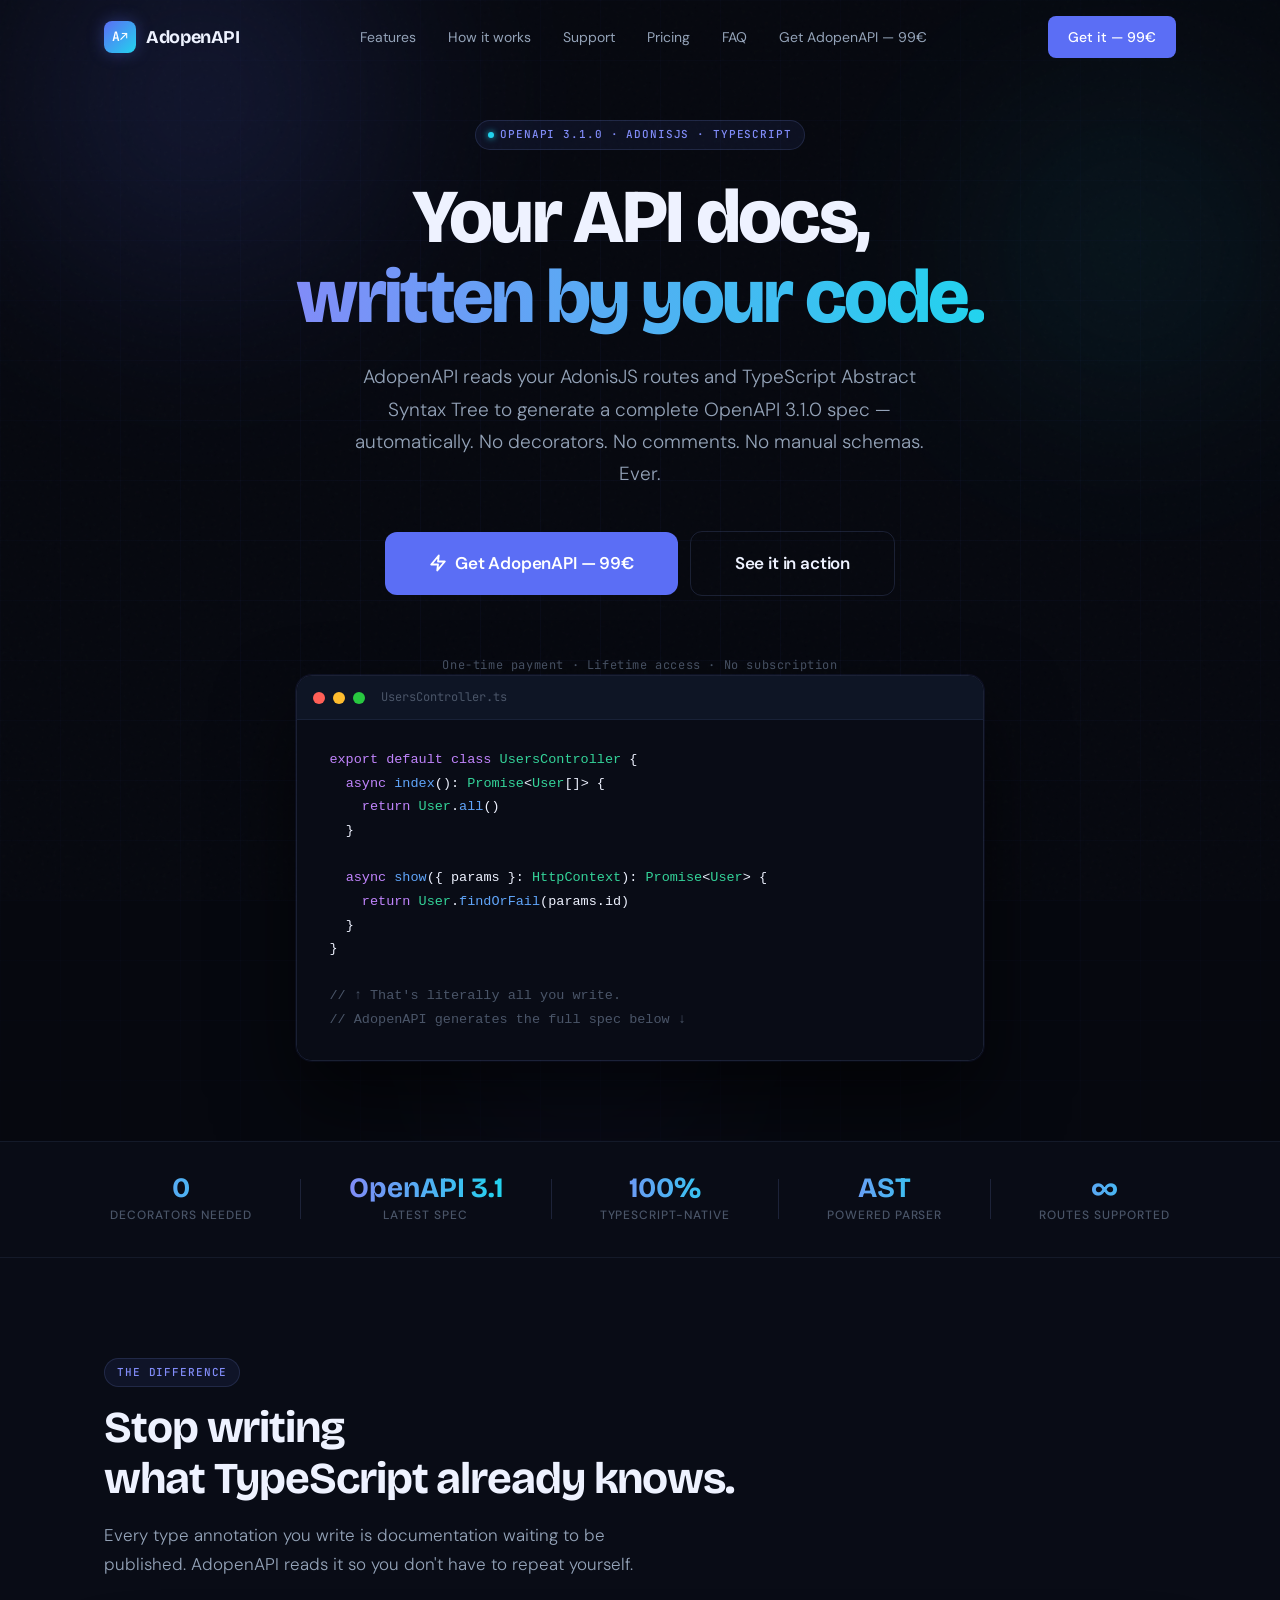
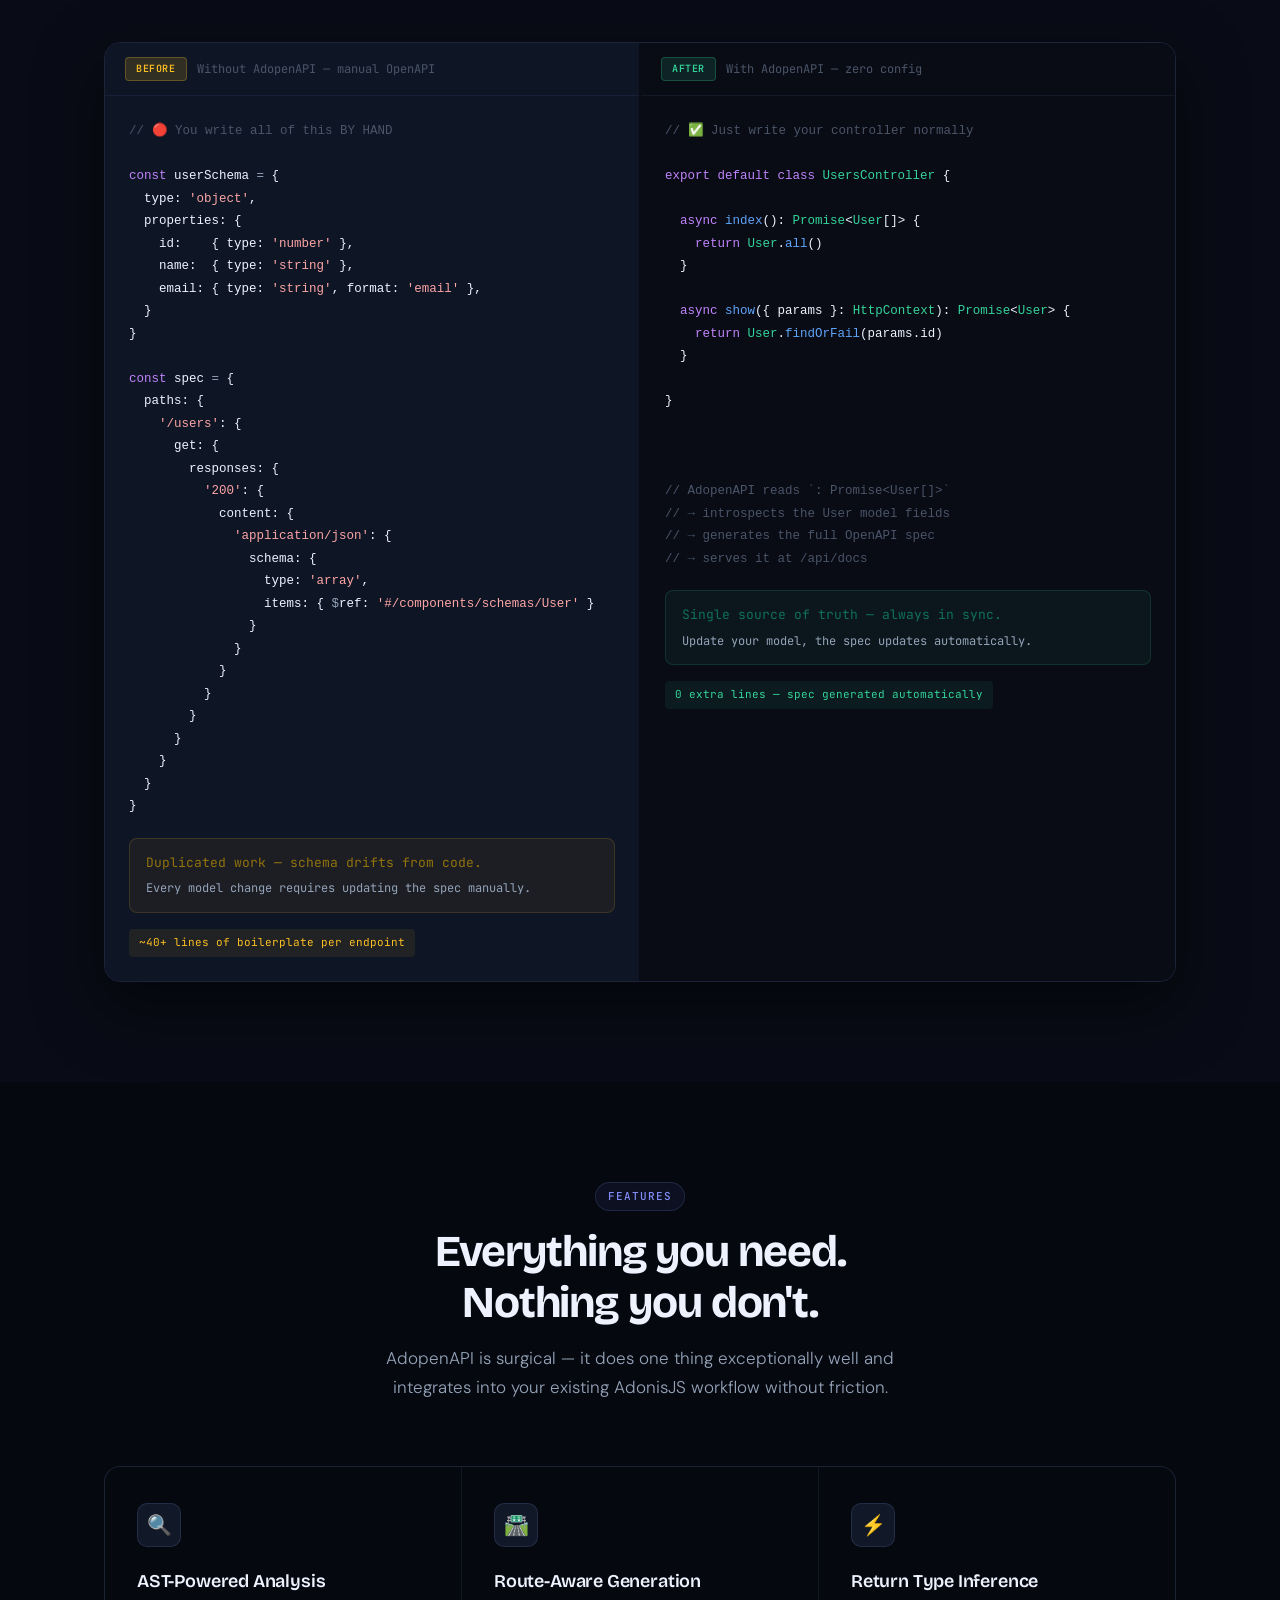
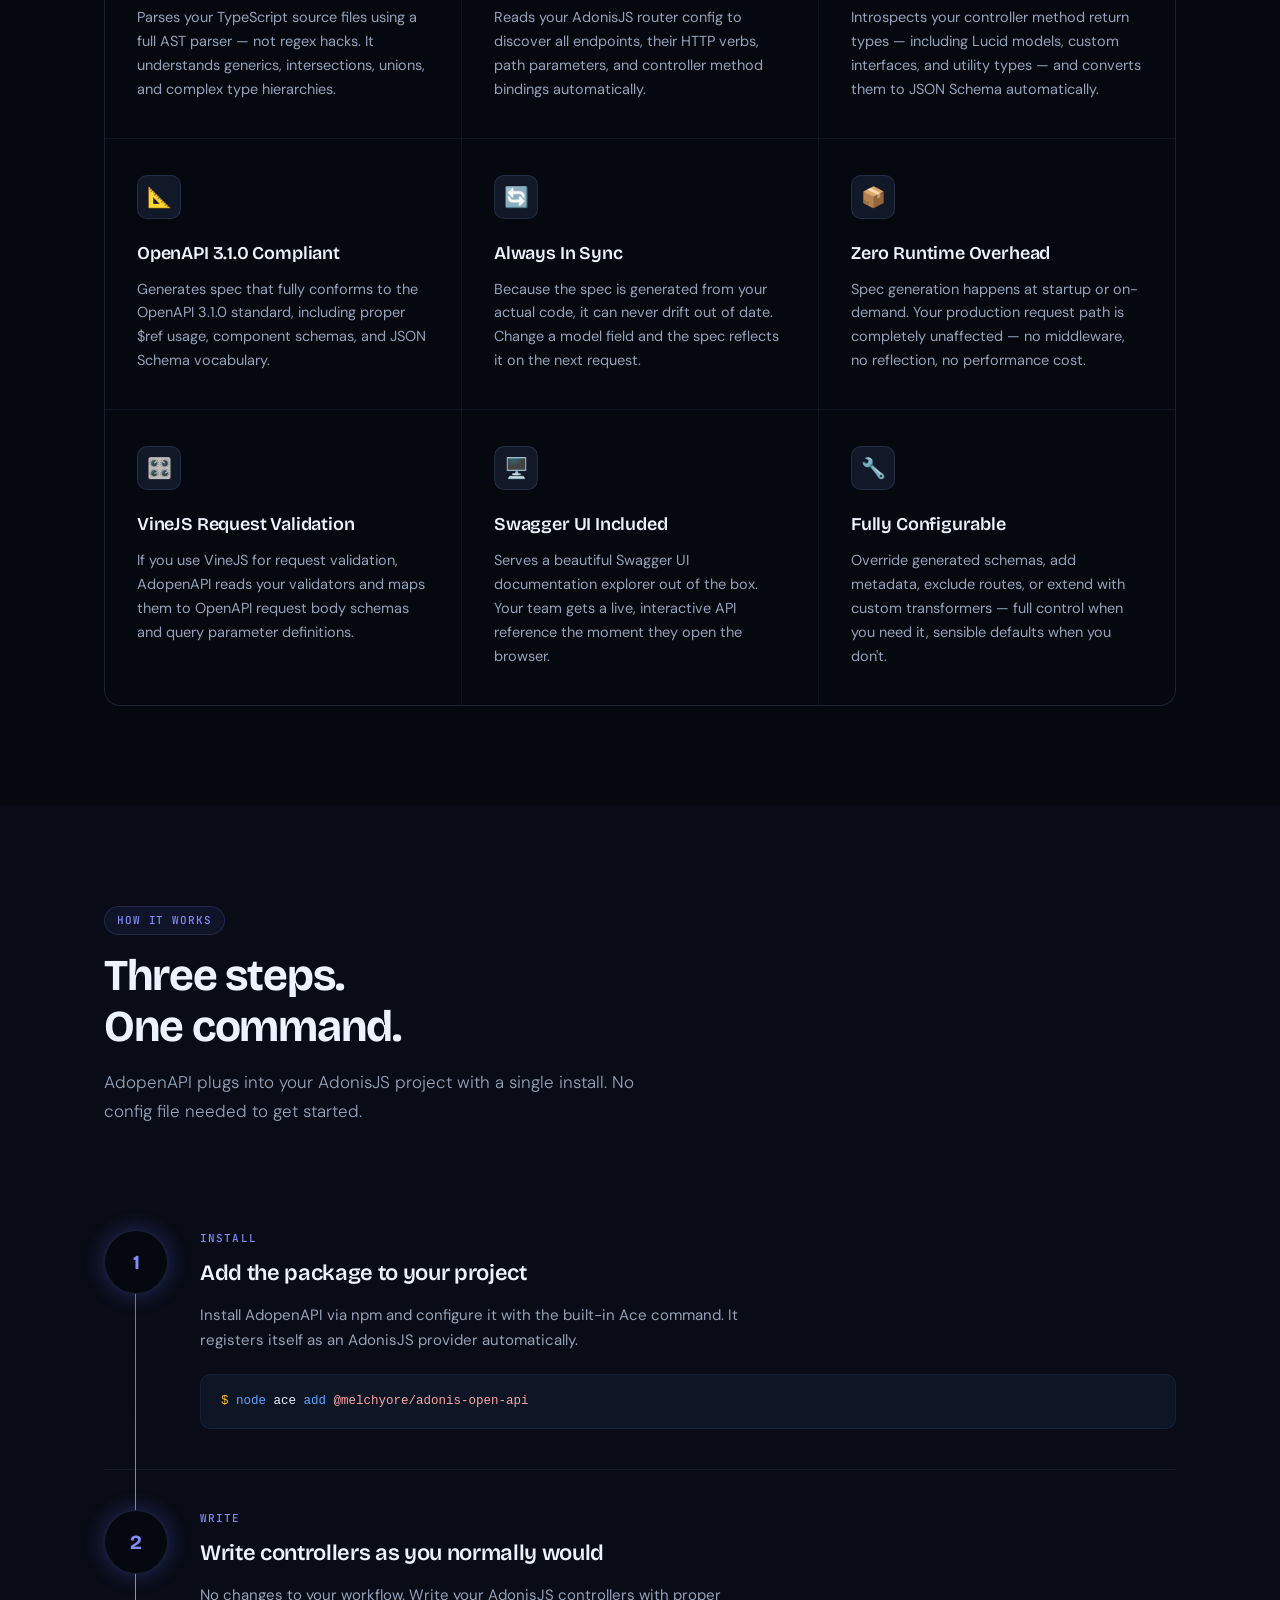
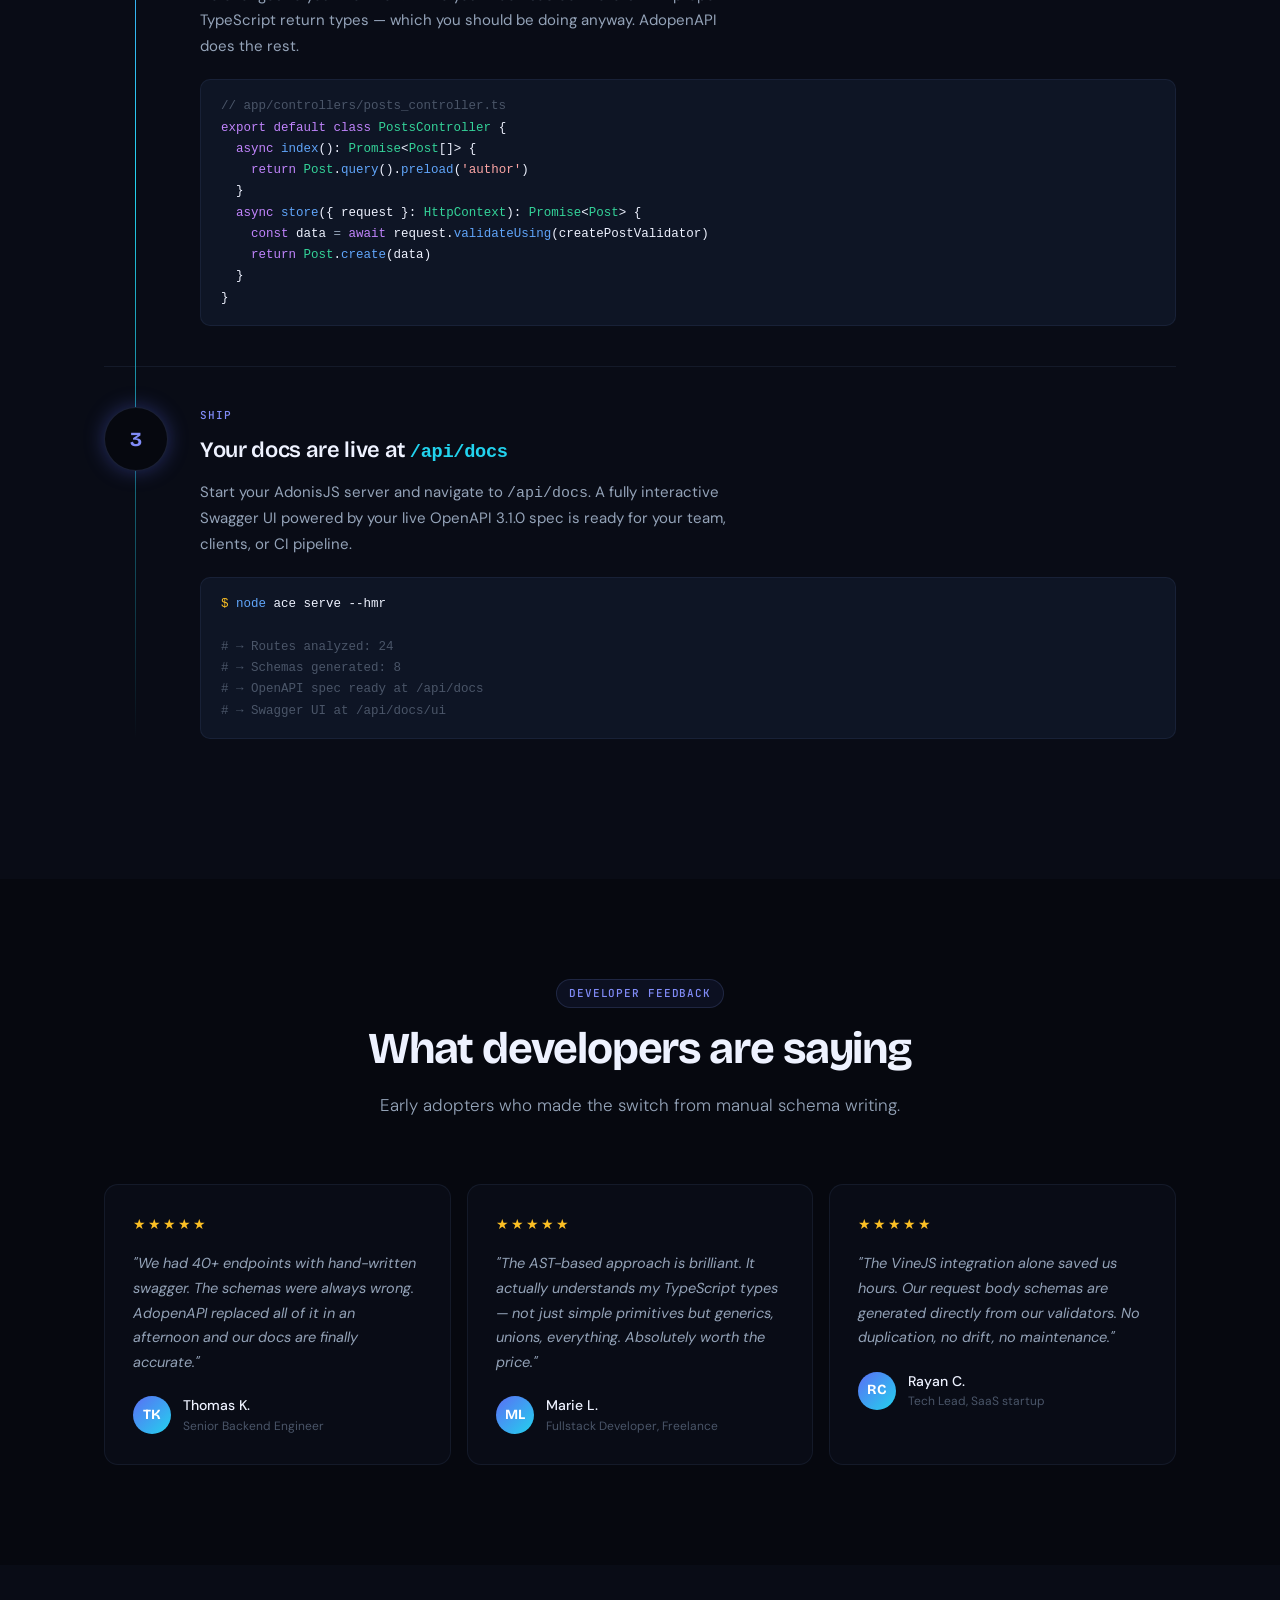
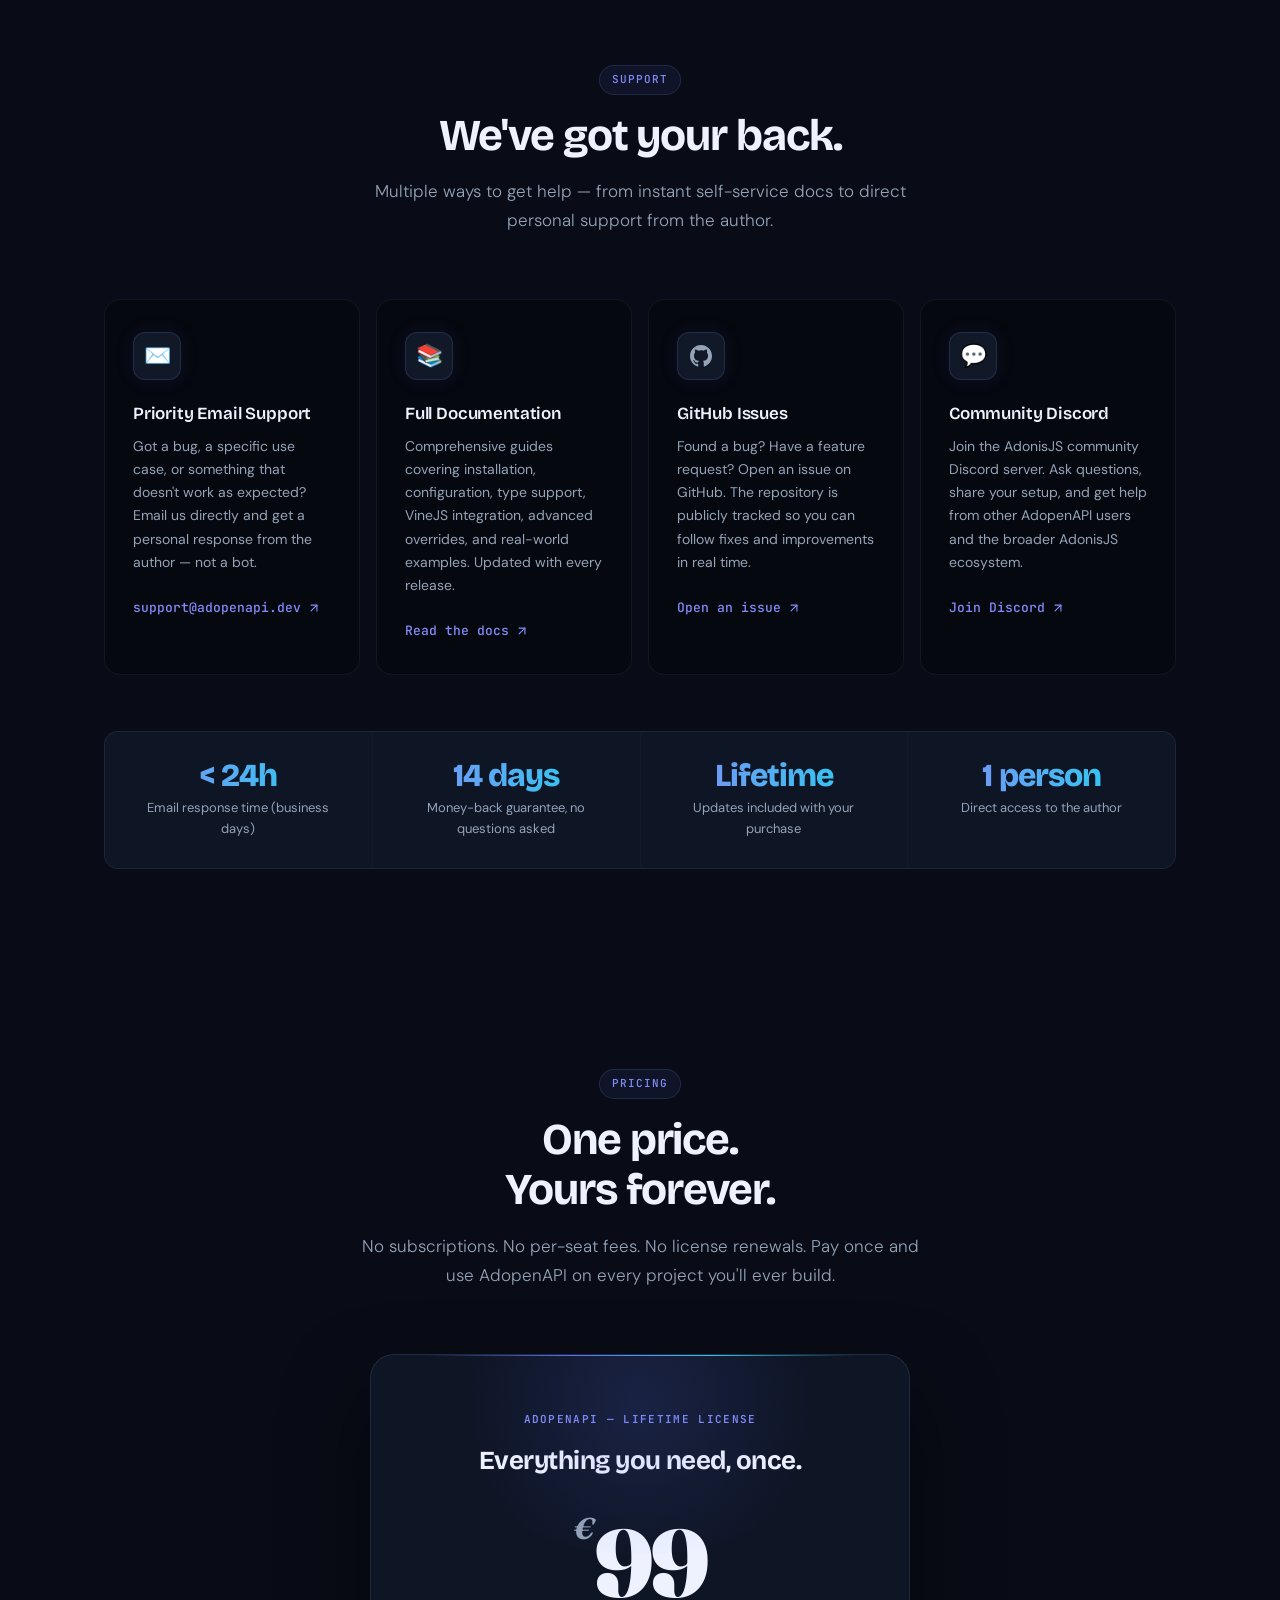
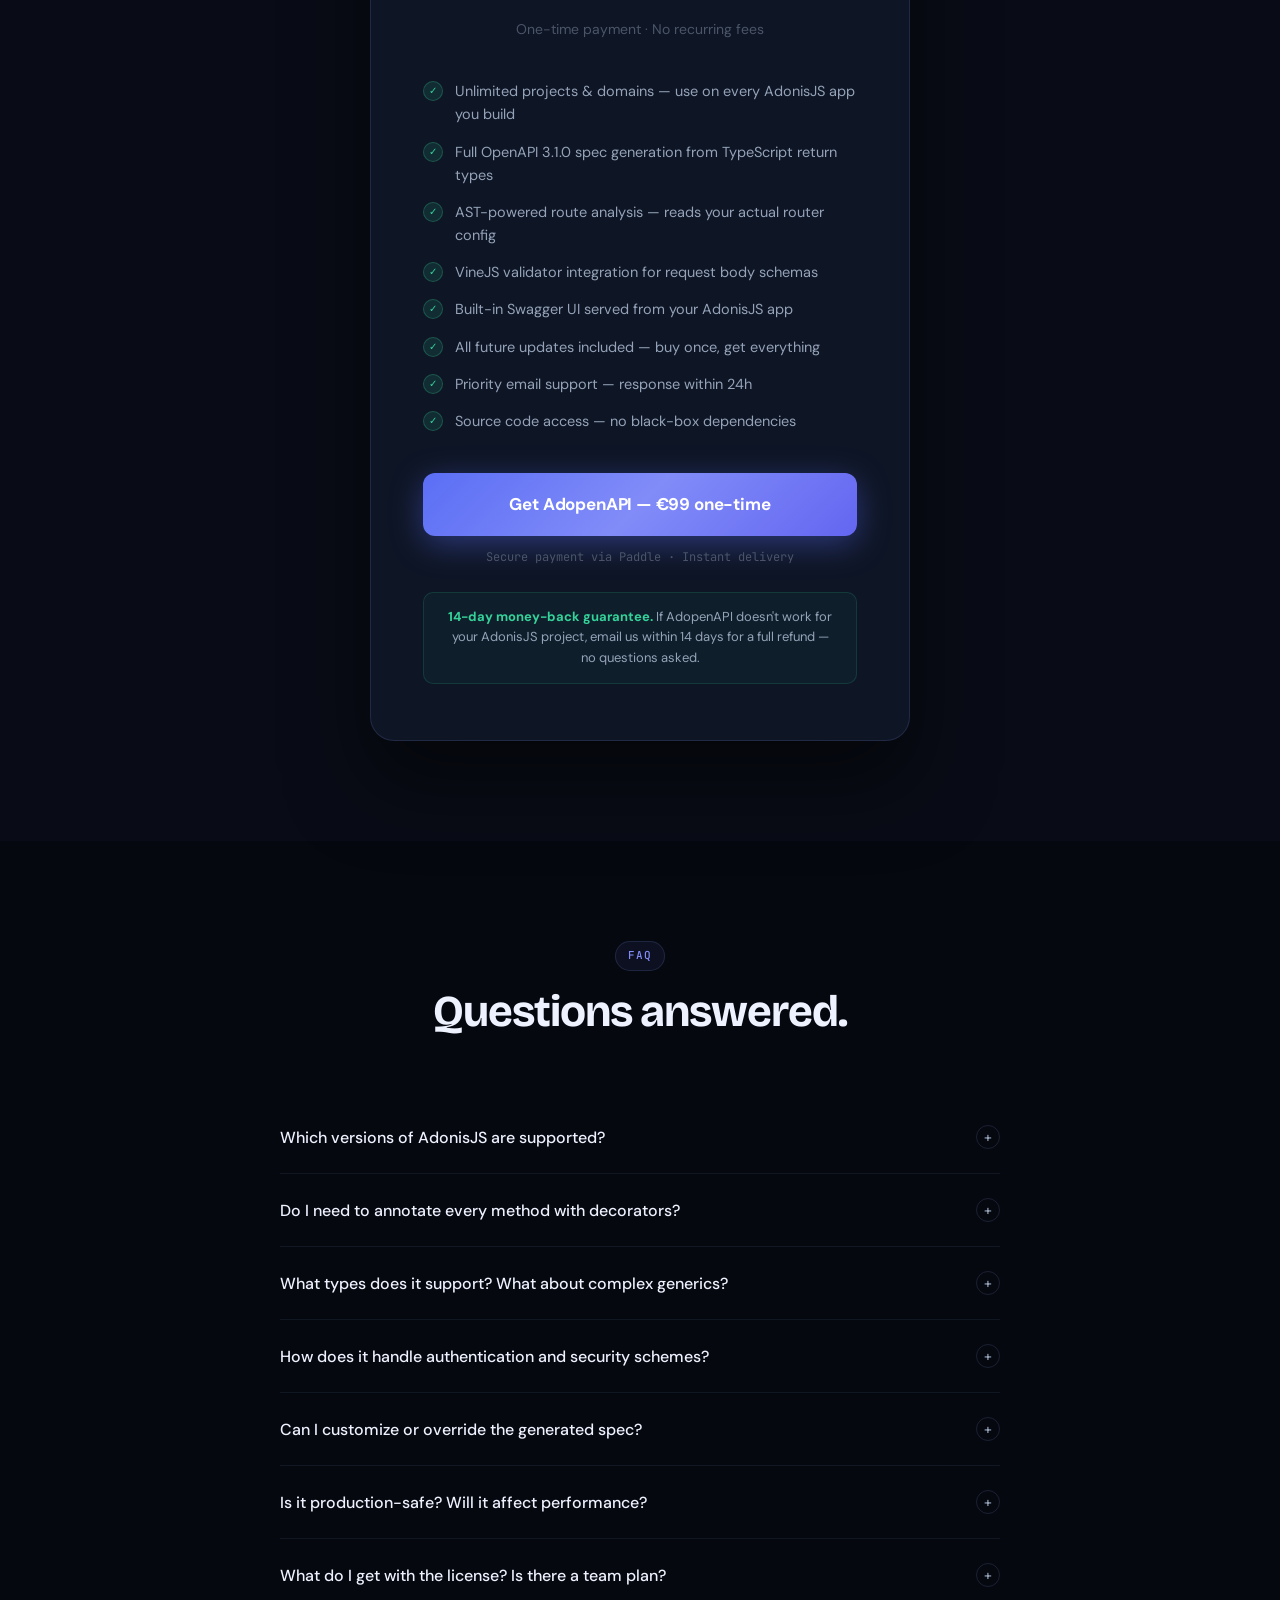
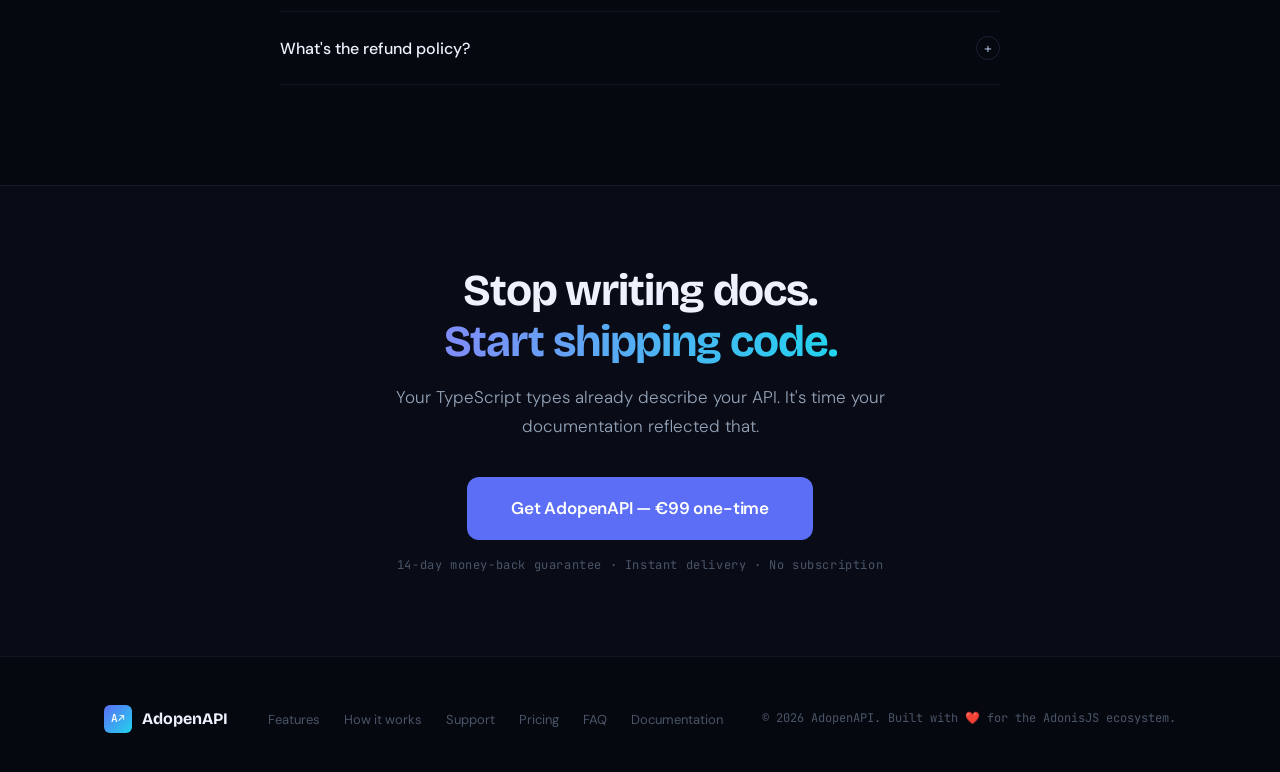
<file: index.html>
<!doctype html>
<html lang="en">
  <head>
    <meta charset="UTF-8" />
    <meta
      name="viewport"
      content="width=device-width, initial-scale=1.0"
    />
    <title>AdopenAPI — Zero-Config OpenAPI 3.1.0 for AdonisJS</title>
    <meta
      name="description"
      content="Automatically generate OpenAPI 3.1.0 documentation for your AdonisJS app. No decorators, no comments, no manual schemas — just pure TypeScript."
    />
    <link
      rel="preconnect"
      href="https://fonts.googleapis.com"
    />
    <link
      rel="preconnect"
      href="https://fonts.gstatic.com"
      crossorigin
    />
    <link
      href="https://fonts.googleapis.com/css2?family=Bricolage+Grotesque:opsz,wght@12..96,300;12..96,400;12..96,500;12..96,600;12..96,700;12..96,800&family=Fraunces:ital,opsz,wght@0,9..144,100;0,9..144,700;0,9..144,900;1,9..144,400&family=DM+Sans:ital,opsz,wght@0,9..40,300;0,9..40,400;0,9..40,500;1,9..40,300&family=JetBrains+Mono:wght@400;500;600&display=swap"
      rel="stylesheet"
    />
    <link
      rel="stylesheet"
      href="styles.css"
    />
    <style>
      .container {
        max-width: 1120px;
        margin: 0 auto;
        padding: 0 24px;
      }

      .tag {
        display: inline-flex;
        align-items: center;
        gap: 6px;
        font-family: var(--ff-mono);
        font-size: 11px;
        font-weight: 500;
        letter-spacing: 0.08em;
        text-transform: uppercase;
        padding: 5px 12px;
        border-radius: 100px;
        border: 1px solid var(--border-2);
        background: rgba(91, 110, 245, 0.08);
        color: var(--primary-2);
      }
      .tag .dot {
        width: 6px;
        height: 6px;
        border-radius: 50%;
        background: var(--cyan);
        box-shadow: 0 0 6px var(--cyan);
        animation: pulse-dot 2s ease-in-out infinite;
      }
      @keyframes pulse-dot {
        0%,
        100% {
          opacity: 1;
          transform: scale(1);
        }
        50% {
          opacity: 0.5;
          transform: scale(0.8);
        }
      }

      .reveal {
        opacity: 0;
        transform: translateY(28px);
        transition:
          opacity 0.7s ease,
          transform 0.7s ease;
      }
      .reveal.visible {
        opacity: 1;
        transform: translateY(0);
      }
      .reveal-delay-1 {
        transition-delay: 0.1s;
      }
      .reveal-delay-2 {
        transition-delay: 0.2s;
      }
      .reveal-delay-3 {
        transition-delay: 0.3s;
      }
      .reveal-delay-4 {
        transition-delay: 0.4s;
      }
      .reveal-delay-5 {
        transition-delay: 0.5s;
      }

      /* ═══ NAV ═══ */
      nav {
        position: fixed;
        top: 0;
        left: 0;
        right: 0;
        z-index: 100;
        padding: 16px 0;
        transition:
          background 0.3s,
          border-color 0.3s,
          backdrop-filter 0.3s;
        border-bottom: 1px solid transparent;
      }
      nav.scrolled {
        background: rgba(6, 8, 15, 0.85);
        backdrop-filter: blur(20px);
        border-bottom-color: var(--border);
      }
      .nav-inner {
        display: flex;
        align-items: center;
        justify-content: space-between;
      }
      .nav-logo {
        display: flex;
        align-items: center;
        gap: 10px;
        font-family: var(--ff-head);
        font-weight: 700;
        font-size: 18px;
        color: var(--text);
        text-decoration: none;
        letter-spacing: -0.02em;
      }
      .nav-logo .logo-icon {
        width: 32px;
        height: 32px;
        border-radius: 8px;
        background: linear-gradient(
          135deg,
          var(--primary) 0%,
          var(--cyan) 100%
        );
        display: flex;
        align-items: center;
        justify-content: center;
        font-family: var(--ff-mono);
        font-size: 13px;
        font-weight: 600;
        color: #fff;
        box-shadow: 0 0 16px var(--glow);
      }
      .nav-links {
        display: flex;
        align-items: center;
        gap: 32px;
        list-style: none;
      }
      .nav-links a {
        font-size: 14px;
        font-weight: 400;
        color: var(--text-2);
        text-decoration: none;
        transition: color 0.2s;
      }
      .nav-links a:hover {
        color: var(--text);
      }

      .btn {
        display: inline-flex;
        align-items: center;
        gap: 8px;
        font-family: var(--ff-body);
        font-weight: 500;
        font-size: 14px;
        padding: 10px 20px;
        border-radius: 8px;
        cursor: pointer;
        text-decoration: none;
        border: none;
        transition: all 0.2s;
        white-space: nowrap;
      }
      .btn-primary {
        background: var(--primary);
        color: #fff;
        box-shadow: 0 0 0 0 var(--glow);
      }
      .btn-primary:hover {
        background: var(--primary-2);
        box-shadow: 0 0 24px var(--glow);
        transform: translateY(-1px);
      }
      .btn-outline {
        background: transparent;
        color: var(--text);
        border: 1px solid var(--border-2);
      }
      .btn-outline:hover {
        background: var(--surface);
        border-color: var(--primary);
        color: var(--primary-2);
      }
      .btn-xl {
        font-size: 17px;
        padding: 18px 44px;
        border-radius: 12px;
        font-weight: 600;
        letter-spacing: -0.01em;
      }

      /* ═══ HERO ═══ */
      .hero {
        min-height: 100vh;
        display: flex;
        align-items: center;
        padding: 120px 0 80px;
        position: relative;
        overflow: hidden;
      }
      .hero-bg {
        position: absolute;
        inset: 0;
        pointer-events: none;
      }
      .hero-bg::before {
        content: "";
        position: absolute;
        inset: 0;
        background-image:
          linear-gradient(rgba(91, 110, 245, 0.04) 1px, transparent 1px),
          linear-gradient(90deg, rgba(91, 110, 245, 0.04) 1px, transparent 1px);
        background-size: 60px 60px;
        mask-image: radial-gradient(
          ellipse 80% 80% at 50% 50%,
          black 30%,
          transparent 100%
        );
      }
      .orb {
        position: absolute;
        border-radius: 50%;
        filter: blur(80px);
        pointer-events: none;
        opacity: 0.6;
      }
      .orb-1 {
        width: 600px;
        height: 600px;
        background: radial-gradient(
          circle,
          rgba(91, 110, 245, 0.3) 0%,
          transparent 70%
        );
        top: -200px;
        left: -100px;
        animation: orb-drift 8s ease-in-out infinite alternate;
      }
      .orb-2 {
        width: 500px;
        height: 500px;
        background: radial-gradient(
          circle,
          rgba(34, 211, 238, 0.15) 0%,
          transparent 70%
        );
        top: 0;
        right: -100px;
        animation: orb-drift 10s ease-in-out infinite alternate-reverse;
      }
      .orb-3 {
        width: 400px;
        height: 400px;
        background: radial-gradient(
          circle,
          rgba(91, 110, 245, 0.12) 0%,
          transparent 70%
        );
        bottom: -100px;
        left: 30%;
        animation: orb-drift 12s ease-in-out infinite alternate;
      }
      @keyframes orb-drift {
        from {
          transform: translate(0, 0) scale(1);
        }
        to {
          transform: translate(40px, 20px) scale(1.08);
        }
      }
      .hero-content {
        position: relative;
        z-index: 2;
        text-align: center;
        max-width: 880px;
        margin: 0 auto;
      }
      .hero-tag {
        margin-bottom: 28px;
      }
      .hero-title {
        font-family: var(--ff-head);
        font-size: clamp(40px, 6vw, 76px);
        font-weight: 800;
        line-height: 1.05;
        letter-spacing: -0.035em;
        margin-bottom: 24px;
      }
      .hero-title .line-accent {
        background: linear-gradient(
          90deg,
          var(--primary-2) 0%,
          var(--cyan) 100%
        );
        -webkit-background-clip: text;
        -webkit-text-fill-color: transparent;
        background-clip: text;
      }
      .hero-sub {
        font-size: clamp(16px, 2vw, 19px);
        color: var(--text-2);
        max-width: 580px;
        margin: 0 auto 40px;
        line-height: 1.7;
        font-weight: 300;
      }
      .hero-cta {
        display: flex;
        flex-wrap: wrap;
        gap: 12px;
        justify-content: center;
        align-items: center;
        margin-bottom: 60px;
      }
      .hero-price-note {
        font-family: var(--ff-mono);
        font-size: 12px;
        color: var(--text-3);
        letter-spacing: 0.05em;
      }
      .hero-code-preview {
        position: relative;
        max-width: 780px;
        margin: 0 auto;
        border-radius: 16px;
        overflow: hidden;
        border: 1px solid var(--border-2);
        box-shadow:
          0 40px 80px rgba(0, 0, 0, 0.6),
          0 0 0 1px rgba(91, 110, 245, 0.1);
      }
      .code-window-bar {
        display: flex;
        align-items: center;
        gap: 8px;
        padding: 12px 16px;
        background: var(--bg-3);
        border-bottom: 1px solid var(--border);
      }
      .code-dot {
        width: 12px;
        height: 12px;
        border-radius: 50%;
      }
      .code-dot-r {
        background: #ff5f57;
      }
      .code-dot-y {
        background: #febc2e;
      }
      .code-dot-g {
        background: #28c840;
      }
      .code-window-title {
        font-family: var(--ff-mono);
        font-size: 12px;
        color: var(--text-3);
        margin-left: 8px;
      }
      .code-body {
        background: var(--bg-2);
        padding: 28px 32px;
        font-family: var(--ff-mono);
        font-size: 13.5px;
        line-height: 1.75;
        text-align: left;
        overflow-x: auto;
      }
      .ty {
        color: #818cf8;
      }

      /* ═══ STRIP ═══ */
      .strip {
        border-top: 1px solid var(--border);
        border-bottom: 1px solid var(--border);
        padding: 32px 0;
        background: var(--bg-2);
      }
      .strip-inner {
        display: flex;
        flex-wrap: wrap;
        align-items: center;
        justify-content: center;
        gap: 48px;
      }
      .stat-item {
        text-align: center;
      }
      .stat-num {
        font-family: var(--ff-head);
        font-size: 28px;
        font-weight: 700;
        color: var(--text);
        line-height: 1;
        background: linear-gradient(90deg, var(--primary-2), var(--cyan));
        -webkit-background-clip: text;
        -webkit-text-fill-color: transparent;
        background-clip: text;
      }
      .stat-label {
        font-size: 12px;
        color: var(--text-3);
        text-transform: uppercase;
        letter-spacing: 0.08em;
        margin-top: 4px;
        font-weight: 500;
      }
      .strip-sep {
        width: 1px;
        height: 40px;
        background: var(--border-2);
      }

      /* ═══ SECTIONS ═══ */
      section {
        padding: 100px 0;
      }
      .section-tag {
        margin-bottom: 16px;
      }
      .section-title {
        font-family: var(--ff-head);
        font-size: clamp(28px, 4vw, 44px);
        font-weight: 700;
        line-height: 1.15;
        letter-spacing: -0.025em;
        margin-bottom: 16px;
      }
      .section-sub {
        font-size: 17px;
        color: var(--text-2);
        max-width: 560px;
        line-height: 1.7;
        font-weight: 300;
      }
      .section-header {
        margin-bottom: 64px;
      }
      .section-header.centered {
        text-align: center;
      }
      .section-header.centered .section-sub {
        margin: 0 auto;
      }

      /* ═══ COMPARISON ═══ */
      .comparison-bg {
        background: var(--bg-2);
      }
      .comparison-grid {
        display: grid;
        grid-template-columns: 1fr 1fr;
        gap: 2px;
        border-radius: 16px;
        overflow: hidden;
        border: 1px solid var(--border-2);
        box-shadow: 0 24px 64px rgba(0, 0, 0, 0.5);
      }
      .comp-panel {
        padding: 0;
        background: var(--bg-3);
      }
      .comp-panel:last-child {
        background: rgba(9, 12, 22, 0.9);
      }
      .comp-header {
        display: flex;
        align-items: center;
        gap: 10px;
        padding: 14px 20px;
        border-bottom: 1px solid var(--border);
        font-family: var(--ff-mono);
        font-size: 12px;
      }
      .comp-header .badge {
        padding: 3px 10px;
        border-radius: 4px;
        font-size: 10px;
        font-weight: 600;
        letter-spacing: 0.06em;
        text-transform: uppercase;
      }
      .badge-before {
        background: rgba(251, 191, 36, 0.15);
        color: var(--orange);
        border: 1px solid rgba(251, 191, 36, 0.25);
      }
      .badge-after {
        background: rgba(52, 211, 153, 0.12);
        color: var(--green);
        border: 1px solid rgba(52, 211, 153, 0.25);
      }
      .comp-body {
        padding: 24px;
        font-family: var(--ff-mono);
        font-size: 12.5px;
        line-height: 1.8;
        overflow-x: auto;
        min-height: 380px;
      }
      .comp-note {
        margin-top: 20px;
        padding: 12px 16px;
        border-radius: 8px;
        font-size: 13px;
        font-family: var(--ff-mono);
      }
      .comp-note-before {
        background: rgba(251, 191, 36, 0.06);
        border: 1px solid rgba(251, 191, 36, 0.15);
        color: #92730c;
      }
      .comp-note-after {
        background: rgba(52, 211, 153, 0.06);
        border: 1px solid rgba(52, 211, 153, 0.15);
        color: #10705a;
      }
      .comp-note span {
        display: block;
        color: var(--text-2);
        margin-top: 4px;
        font-size: 12px;
      }
      .lines-count {
        display: inline-flex;
        align-items: center;
        gap: 6px;
        font-family: var(--ff-mono);
        font-size: 11px;
        padding: 4px 10px;
        border-radius: 4px;
        margin-top: 16px;
      }
      .lines-count-before {
        background: rgba(251, 191, 36, 0.08);
        color: var(--orange);
      }
      .lines-count-after {
        background: rgba(52, 211, 153, 0.08);
        color: var(--green);
      }

      /* ═══ FEATURES ═══ */
      .features-grid {
        display: grid;
        grid-template-columns: repeat(auto-fit, minmax(320px, 1fr));
        gap: 1px;
        background: var(--border);
        border-radius: 16px;
        overflow: hidden;
        border: 1px solid var(--border);
      }
      .feature-card {
        background: var(--bg);
        padding: 36px 32px;
        transition: background 0.25s;
        position: relative;
        overflow: hidden;
      }
      .feature-card::after {
        content: "";
        position: absolute;
        inset: 0;
        background: linear-gradient(
          135deg,
          rgba(91, 110, 245, 0.04) 0%,
          transparent 60%
        );
        opacity: 0;
        transition: opacity 0.3s;
      }
      .feature-card:hover {
        background: var(--bg-3);
      }
      .feature-card:hover::after {
        opacity: 1;
      }
      .feature-icon {
        width: 44px;
        height: 44px;
        border-radius: 10px;
        display: flex;
        align-items: center;
        justify-content: center;
        margin-bottom: 20px;
        font-size: 20px;
        background: var(--surface);
        border: 1px solid var(--border-2);
      }
      .feature-title {
        font-family: var(--ff-head);
        font-size: 18px;
        font-weight: 600;
        margin-bottom: 10px;
        letter-spacing: -0.01em;
      }
      .feature-desc {
        font-size: 14.5px;
        color: var(--text-2);
        line-height: 1.65;
      }

      /* ═══ HOW IT WORKS ═══ */
      .how-bg {
        background: var(--bg-2);
      }
      .steps {
        display: flex;
        flex-direction: column;
        gap: 0;
        position: relative;
      }
      .steps::before {
        content: "";
        position: absolute;
        left: 31px;
        top: 40px;
        bottom: 40px;
        width: 1px;
        background: linear-gradient(
          to bottom,
          var(--primary),
          var(--cyan),
          transparent
        );
      }
      .step {
        display: grid;
        grid-template-columns: 64px 1fr;
        gap: 32px;
        padding: 40px 0;
        border-bottom: 1px solid var(--border);
      }
      .step:last-child {
        border-bottom: none;
      }
      .step-num {
        width: 64px;
        height: 64px;
        border-radius: 50%;
        border: 1px solid var(--border-2);
        background: var(--bg);
        display: flex;
        align-items: center;
        justify-content: center;
        font-family: var(--ff-head);
        font-size: 20px;
        font-weight: 700;
        color: var(--primary-2);
        flex-shrink: 0;
        box-shadow: 0 0 20px var(--glow);
        position: relative;
        z-index: 1;
      }
      .step-label {
        font-family: var(--ff-mono);
        font-size: 11px;
        font-weight: 500;
        color: var(--primary-2);
        text-transform: uppercase;
        letter-spacing: 0.1em;
        margin-bottom: 8px;
      }
      .step-title {
        font-family: var(--ff-head);
        font-size: 22px;
        font-weight: 600;
        letter-spacing: -0.015em;
        margin-bottom: 12px;
      }
      .step-desc {
        font-size: 15px;
        color: var(--text-2);
        line-height: 1.7;
        max-width: 540px;
      }
      .step-code {
        margin-top: 20px;
        background: var(--bg-3);
        border: 1px solid var(--border);
        border-radius: 10px;
        padding: 16px 20px;
        font-family: var(--ff-mono);
        font-size: 12.5px;
        line-height: 1.7;
        overflow-x: auto;
      }

      /* ═══ TESTIMONIALS ═══ */
      .testimonials-grid {
        display: grid;
        grid-template-columns: repeat(auto-fit, minmax(280px, 1fr));
        gap: 16px;
      }
      .testimonial-card {
        background: var(--bg-2);
        border: 1px solid var(--border);
        border-radius: 14px;
        padding: 28px;
        transition:
          border-color 0.25s,
          transform 0.25s;
      }
      .testimonial-card:hover {
        border-color: var(--primary);
        transform: translateY(-2px);
      }
      .testimonial-stars {
        margin-bottom: 16px;
        color: #fbbf24;
        font-size: 14px;
        letter-spacing: 2px;
      }
      .testimonial-text {
        font-size: 14.5px;
        color: var(--text-2);
        line-height: 1.7;
        margin-bottom: 20px;
        font-style: italic;
      }
      .testimonial-author {
        display: flex;
        align-items: center;
        gap: 12px;
      }
      .author-avatar {
        width: 38px;
        height: 38px;
        border-radius: 50%;
        background: linear-gradient(135deg, var(--primary), var(--cyan));
        display: flex;
        align-items: center;
        justify-content: center;
        font-family: var(--ff-head);
        font-weight: 700;
        font-size: 14px;
        color: #fff;
        flex-shrink: 0;
      }
      .author-name {
        font-size: 14px;
        font-weight: 500;
      }
      .author-role {
        font-size: 12px;
        color: var(--text-3);
      }

      /* ═══ SUPPORT ═══ */
      .support-bg {
        background: var(--bg-2);
      }
      .support-grid {
        display: grid;
        grid-template-columns: repeat(auto-fit, minmax(240px, 1fr));
        gap: 16px;
        margin-bottom: 56px;
      }
      .support-card {
        background: var(--bg);
        border: 1px solid var(--border);
        border-radius: 16px;
        padding: 32px 28px;
        transition:
          border-color 0.25s,
          transform 0.25s,
          background 0.25s;
        position: relative;
        overflow: hidden;
      }
      .support-card::before {
        content: "";
        position: absolute;
        top: 0;
        left: 0;
        right: 0;
        height: 2px;
        background: linear-gradient(
          90deg,
          transparent,
          var(--primary),
          transparent
        );
        opacity: 0;
        transition: opacity 0.3s;
      }
      .support-card:hover {
        border-color: var(--primary);
        background: var(--bg-3);
        transform: translateY(-3px);
      }
      .support-card:hover::before {
        opacity: 1;
      }
      .support-card-icon {
        width: 48px;
        height: 48px;
        border-radius: 12px;
        margin-bottom: 20px;
        display: flex;
        align-items: center;
        justify-content: center;
        font-size: 22px;
        border: 1px solid var(--border-2);
        background: var(--surface);
        box-shadow: 0 0 20px rgba(91, 110, 245, 0.1);
      }
      .support-card-title {
        font-family: var(--ff-head);
        font-size: 17px;
        font-weight: 600;
        margin-bottom: 8px;
        letter-spacing: -0.01em;
      }
      .support-card-desc {
        font-size: 14px;
        color: var(--text-2);
        line-height: 1.65;
        margin-bottom: 20px;
      }
      .support-card-link {
        display: inline-flex;
        align-items: center;
        gap: 6px;
        font-size: 13px;
        font-weight: 500;
        color: var(--primary-2);
        text-decoration: none;
        transition:
          gap 0.2s,
          color 0.2s;
        font-family: var(--ff-mono);
      }
      .support-card-link:hover {
        gap: 10px;
        color: var(--cyan);
      }
      .support-card-link svg {
        transition: transform 0.2s;
      }
      .support-card-link:hover svg {
        transform: translate(2px, -2px);
      }

      .support-sla {
        display: grid;
        grid-template-columns: repeat(auto-fit, minmax(200px, 1fr));
        gap: 1px;
        background: var(--border);
        border-radius: 14px;
        overflow: hidden;
        border: 1px solid var(--border);
      }
      .sla-item {
        background: var(--bg-3);
        padding: 28px 24px;
        text-align: center;
      }
      .sla-num {
        font-family: var(--ff-head);
        font-size: 32px;
        font-weight: 800;
        background: linear-gradient(90deg, var(--primary-2), var(--cyan));
        -webkit-background-clip: text;
        -webkit-text-fill-color: transparent;
        background-clip: text;
        letter-spacing: -0.03em;
        line-height: 1;
        margin-bottom: 6px;
      }
      .sla-label {
        font-size: 13px;
        color: var(--text-2);
      }

      /* ═══ PRICING ═══ */
      .pricing-bg {
        background: var(--bg-2);
      }
      .pricing-card {
        max-width: 540px;
        margin: 0 auto;
        background: var(--bg-3);
        border: 1px solid var(--border-2);
        border-radius: 24px;
        padding: 56px 52px;
        text-align: center;
        position: relative;
        overflow: hidden;
        box-shadow: 0 40px 80px rgba(0, 0, 0, 0.5);
      }
      .pricing-card::before {
        content: "";
        position: absolute;
        top: -1px;
        left: 10%;
        right: 10%;
        height: 2px;
        background: linear-gradient(
          90deg,
          transparent,
          var(--primary),
          var(--cyan),
          transparent
        );
      }
      .pricing-glow {
        position: absolute;
        top: -100px;
        left: 50%;
        transform: translateX(-50%);
        width: 400px;
        height: 300px;
        border-radius: 50%;
        background: radial-gradient(
          circle,
          rgba(91, 110, 245, 0.15) 0%,
          transparent 70%
        );
        pointer-events: none;
      }
      .pricing-label {
        font-family: var(--ff-mono);
        font-size: 11px;
        font-weight: 600;
        text-transform: uppercase;
        letter-spacing: 0.12em;
        color: var(--primary-2);
        margin-bottom: 12px;
      }
      .pricing-title {
        font-family: var(--ff-head);
        font-size: 26px;
        font-weight: 700;
        letter-spacing: -0.02em;
        margin-bottom: 32px;
      }
      .pricing-price {
        margin-bottom: 8px;
        line-height: 1;
      }
      .price-currency {
        font-family: var(--ff-display);
        font-size: 30px;
        font-weight: 700;
        vertical-align: top;
        margin-top: 18px;
        color: var(--text-2);
        font-style: italic;
      }
      .price-amount {
        /* Fraunces for the number — beautiful optical serif at large size */
        font-family: var(--ff-display);
        font-size: 96px;
        font-weight: 900;
        letter-spacing: -0.04em;
        color: var(--text);
        font-variant-numeric: lining-nums;
        font-optical-sizing: auto;
      }
      .price-period {
        font-size: 14px;
        color: var(--text-3);
        margin-bottom: 40px;
      }
      .pricing-features {
        text-align: left;
        list-style: none;
        margin-bottom: 40px;
        display: flex;
        flex-direction: column;
        gap: 14px;
      }
      .pricing-features li {
        display: flex;
        align-items: flex-start;
        gap: 12px;
        font-size: 14.5px;
        color: var(--text-2);
      }
      .pricing-features li .check {
        width: 20px;
        height: 20px;
        border-radius: 50%;
        background: rgba(52, 211, 153, 0.12);
        border: 1px solid rgba(52, 211, 153, 0.25);
        display: flex;
        align-items: center;
        justify-content: center;
        flex-shrink: 0;
        font-size: 10px;
        color: var(--green);
        margin-top: 1px;
      }
      .pricing-guarantee {
        margin-top: 24px;
        padding: 14px 20px;
        background: rgba(52, 211, 153, 0.05);
        border: 1px solid rgba(52, 211, 153, 0.15);
        border-radius: 10px;
        font-size: 13px;
        color: var(--text-2);
      }
      .pricing-guarantee strong {
        color: var(--green);
      }
      .pricing-cta-wrapper {
        display: flex;
        flex-direction: column;
        align-items: center;
        gap: 12px;
      }
      .btn-pricing {
        width: 100%;
        font-size: 17px;
        padding: 18px 32px;
        border-radius: 12px;
        font-weight: 700;
        letter-spacing: -0.01em;
        background: linear-gradient(
          135deg,
          var(--primary) 0%,
          #818cf8 50%,
          #6366f1 100%
        );
        color: #fff;
        border: none;
        cursor: pointer;
        box-shadow: 0 8px 32px rgba(91, 110, 245, 0.4);
        transition: all 0.25s;
        text-decoration: none;
        display: block;
        text-align: center;
      }
      .btn-pricing:hover {
        transform: translateY(-2px);
        box-shadow: 0 16px 48px rgba(91, 110, 245, 0.5);
      }
      .pricing-note {
        font-size: 12px;
        color: var(--text-3);
        font-family: var(--ff-mono);
      }

      /* ═══ FAQ ═══ */
      .faq-list {
        max-width: 720px;
        margin: 0 auto;
      }
      .faq-item {
        border-bottom: 1px solid var(--border);
        overflow: hidden;
      }
      .faq-question {
        width: 100%;
        background: none;
        border: none;
        color: var(--text);
        text-align: left;
        cursor: pointer;
        padding: 24px 0;
        display: flex;
        align-items: center;
        justify-content: space-between;
        gap: 16px;
        font-family: var(--ff-body);
        font-size: 16px;
        font-weight: 500;
        transition: color 0.2s;
      }
      .faq-question:hover {
        color: var(--primary-2);
      }
      .faq-icon {
        width: 24px;
        height: 24px;
        flex-shrink: 0;
        border-radius: 50%;
        border: 1px solid var(--border-2);
        display: flex;
        align-items: center;
        justify-content: center;
        font-size: 14px;
        color: var(--text-2);
        transition:
          transform 0.3s,
          border-color 0.3s;
      }
      .faq-item.open .faq-icon {
        transform: rotate(45deg);
        border-color: var(--primary);
        color: var(--primary-2);
      }
      .faq-answer {
        max-height: 0;
        overflow: hidden;
        transition:
          max-height 0.4s ease,
          padding 0.3s;
      }
      .faq-answer-inner {
        padding: 0 0 24px;
        font-size: 15px;
        color: var(--text-2);
        line-height: 1.75;
      }
      .faq-item.open .faq-answer {
        max-height: 400px;
      }

      /* ═══ FOOTER ═══ */
      footer {
        border-top: 1px solid var(--border);
        padding: 48px 0 40px;
        background: var(--bg);
      }
      .footer-inner {
        display: flex;
        flex-wrap: wrap;
        align-items: center;
        justify-content: space-between;
        gap: 24px;
      }
      .footer-brand {
        display: flex;
        align-items: center;
        gap: 10px;
        font-family: var(--ff-head);
        font-weight: 700;
        font-size: 16px;
        color: var(--text);
        text-decoration: none;
      }
      .footer-logo-icon {
        width: 28px;
        height: 28px;
        border-radius: 6px;
        background: linear-gradient(135deg, var(--primary), var(--cyan));
        display: flex;
        align-items: center;
        justify-content: center;
        font-family: var(--ff-mono);
        font-size: 11px;
        color: #fff;
        font-weight: 600;
      }
      .footer-links {
        display: flex;
        gap: 24px;
        list-style: none;
        flex-wrap: wrap;
      }
      .footer-links a {
        font-size: 13px;
        color: var(--text-3);
        text-decoration: none;
        transition: color 0.2s;
      }
      .footer-links a:hover {
        color: var(--text-2);
      }
      .footer-copy {
        font-size: 12px;
        color: var(--text-3);
        font-family: var(--ff-mono);
      }

      /* ═══ HAMBURGER ═══ */
      .nav-hamburger {
        display: none;
        flex-direction: column;
        justify-content: center;
        gap: 5px;
        width: 36px;
        height: 36px;
        background: none;
        border: none;
        cursor: pointer;
        padding: 4px;
        border-radius: 6px;
        transition: background 0.2s;
      }
      .nav-hamburger:hover {
        background: var(--surface);
      }
      .nav-hamburger span {
        display: block;
        width: 100%;
        height: 2px;
        background: var(--text-2);
        border-radius: 2px;
        transition:
          transform 0.3s ease,
          opacity 0.3s ease;
      }
      .nav-hamburger[aria-expanded="true"] span:nth-child(1) {
        transform: translateY(7px) rotate(45deg);
      }
      .nav-hamburger[aria-expanded="true"] span:nth-child(2) {
        opacity: 0;
      }
      .nav-hamburger[aria-expanded="true"] span:nth-child(3) {
        transform: translateY(-7px) rotate(-45deg);
      }

      @media (max-width: 900px) {
        /* ── NAV ── */
        .nav-hamburger {
          display: flex;
        }
        /* Hide the nav CTA on mobile — hamburger menu has the links */
        .nav-inner > .btn-primary {
          display: none;
        }
        .nav-links {
          display: none;
          position: absolute;
          top: 100%;
          left: 0;
          right: 0;
          background: rgba(6, 8, 15, 0.97);
          backdrop-filter: blur(20px);
          border-bottom: 1px solid var(--border);
          flex-direction: column;
          align-items: stretch;
          gap: 0;
          padding: 8px 0 16px;
          list-style: none;
          z-index: 99;
        }
        .nav-links.open {
          display: flex;
        }
        .nav-links li a {
          display: block;
          padding: 14px 24px;
          font-size: 15px;
          color: var(--text-2);
          text-decoration: none;
          transition:
            color 0.2s,
            background 0.2s;
        }
        .nav-links li a:hover {
          color: var(--text);
          background: rgba(99, 120, 180, 0.06);
        }
        /* CTA inside the mobile menu */
        .nav-links .nav-cta-mobile {
          margin: 8px 16px 0;
        }
        .nav-links .nav-cta-mobile a {
          display: block;
          padding: 14px 24px;
          background: var(--primary);
          border-radius: 8px;
          color: #fff;
          font-weight: 600;
          text-align: center;
        }
        .nav-links .nav-cta-mobile a:hover {
          background: var(--primary-2);
        }

        /* ── HERO ── */
        .hero {
          padding-top: 100px;
          padding-bottom: 60px;
        }
        .hero-cta {
          flex-direction: column;
          align-items: center;
          gap: 12px;
          margin-bottom: 40px;
        }
        .btn-xl {
          width: 100%;
          max-width: 320px;
          justify-content: center;
          padding: 16px 28px;
          font-size: 15px;
        }

        /* ── CODE PREVIEW (hero) ── */
        .hero-code-preview {
          margin: 0;
          border-radius: 12px;
          max-width: 100%;
        }
        .code-body {
          padding: 16px 18px;
          font-size: 12px;
          line-height: 1.7;
          overflow-x: auto;
        }
        /* Prevent pre from expanding wider than its scroll container */
        .code-body pre,
        .comp-body pre,
        .step-code pre {
          max-width: 100%;
          white-space: pre;
          overflow-x: auto;
        }

        /* ── STATS STRIP ── */
        .strip-inner {
          flex-wrap: wrap;
          gap: 20px 32px;
          justify-content: center;
        }
        .strip-sep {
          display: none;
        }

        /* ── COMPARISON ── */
        .comparison-grid {
          grid-template-columns: 1fr;
        }
        .comp-body {
          min-height: auto;
          font-size: 11.5px;
          padding: 16px;
        }

        /* ── HOW IT WORKS ── */
        .steps::before {
          display: none;
        }
        .step {
          grid-template-columns: 1fr;
          gap: 16px;
        }
        .step-num {
          width: 48px;
          height: 48px;
          font-size: 16px;
        }
        .step-code {
          font-size: 11.5px;
          padding: 12px 14px;
        }

        /* ── PRICING ── */
        .pricing-card {
          padding: 36px 28px;
        }
        .price-amount {
          font-size: 72px;
        }

        /* ── GENERAL ── */
        section {
          padding: 72px 0;
        }
        .section-header {
          margin-bottom: 48px;
        }
        .footer-inner {
          flex-direction: column;
          align-items: flex-start;
          gap: 16px;
        }
      }

      @media (max-width: 480px) {
        .container {
          padding: 0 16px;
        }

        /* Hero code preview: full bleed on very small screens */
        .hero-code-preview {
          margin: 0 -16px;
          border-radius: 0;
          border-left: none;
          border-right: none;
        }
        .code-body {
          font-size: 11px;
          padding: 14px 16px;
        }

        /* Comparison panels */
        .comp-body {
          font-size: 11px;
          padding: 14px;
        }

        /* Pricing */
        .pricing-card {
          padding: 28px 20px;
        }
        .price-amount {
          font-size: 64px;
        }
        .pricing-title {
          font-size: 20px;
        }

        /* Sections */
        section {
          padding: 56px 0;
        }
        .section-header {
          margin-bottom: 36px;
        }
        .section-sub {
          font-size: 15px;
        }

        /* Features */
        .feature-card {
          padding: 24px 20px;
        }

        /* Steps */
        .step {
          padding: 28px 0;
        }
        .step-code {
          font-size: 11px;
        }
      }
    </style>
  </head>
  <body>
    <!-- NAV -->
    <nav id="nav">
      <div class="container nav-inner">
        <a
          href="#"
          class="nav-logo"
        >
          <span class="logo-icon">A↗</span>
          AdopenAPI
        </a>
        <ul
          class="nav-links"
          id="navLinks"
        >
          <li><a href="#features">Features</a></li>
          <li><a href="#how-it-works">How it works</a></li>
          <li><a href="#support">Support</a></li>
          <li><a href="#pricing">Pricing</a></li>
          <li><a href="#faq">FAQ</a></li>
          <li class="nav-cta-mobile">
            <a href="payment.html">Get AdopenAPI — 99€</a>
          </li>
        </ul>
        <button
          class="nav-hamburger"
          id="navHamburger"
          aria-label="Menu"
          aria-expanded="false"
        >
          <span></span>
          <span></span>
          <span></span>
        </button>
        <a
          href="payment.html"
          class="btn btn-primary"
          >Get it — 99€</a
        >
      </div>
    </nav>

    <!-- HERO -->
    <section
      class="hero"
      id="home"
    >
      <div class="hero-bg">
        <div class="orb orb-1"></div>
        <div class="orb orb-2"></div>
        <div class="orb orb-3"></div>
      </div>
      <div class="container">
        <div class="hero-content">
          <div class="hero-tag reveal">
            <span class="tag"
              ><span class="dot"></span>OpenAPI 3.1.0 · AdonisJS ·
              TypeScript</span
            >
          </div>
          <h1 class="hero-title reveal reveal-delay-1">
            Your API docs,<br />
            <span class="line-accent">written by your code.</span>
          </h1>
          <p class="hero-sub reveal reveal-delay-2">
            AdopenAPI reads your AdonisJS routes and TypeScript Abstract Syntax
            Tree to generate a complete OpenAPI 3.1.0 spec — automatically. No
            decorators. No comments. No manual schemas. Ever.
          </p>
          <div class="hero-cta reveal reveal-delay-3">
            <a
              href="payment.html"
              class="btn btn-primary btn-xl"
            >
              <svg
                width="18"
                height="18"
                viewBox="0 0 24 24"
                fill="none"
                stroke="currentColor"
                stroke-width="2.5"
                stroke-linecap="round"
                stroke-linejoin="round"
              >
                <path d="M13 2L3 14h9l-1 8 10-12h-9l1-8z" />
              </svg>
              Get AdopenAPI — 99€
            </a>
            <a
              href="#comparison"
              class="btn btn-outline btn-xl"
              >See it in action</a
            >
          </div>
          <p class="hero-price-note reveal reveal-delay-4">
            One-time payment · Lifetime access · No subscription
          </p>
          <div class="hero-code-preview reveal reveal-delay-5">
            <div class="code-window-bar">
              <span class="code-dot code-dot-r"></span>
              <span class="code-dot code-dot-y"></span>
              <span class="code-dot code-dot-g"></span>
              <span class="code-window-title">UsersController.ts</span>
            </div>
            <div class="code-body">
              <pre><span class="kw">export default</span> <span class="kw">class</span> <span class="cl">UsersController</span> <span class="pu">{</span>
  <span class="kw">async</span> <span class="fn">index</span><span class="pu">(</span><span class="pu">)</span><span class="pu">:</span> <span class="cl">Promise</span><span class="pu">&lt;</span><span class="cl">User</span><span class="pu">[]&gt;</span> <span class="pu">{</span>
    <span class="kw">return</span> <span class="cl">User</span><span class="pu">.</span><span class="fn">all</span><span class="pu">()</span>
  <span class="pu">}</span>

  <span class="kw">async</span> <span class="fn">show</span><span class="pu">(</span><span class="pu">{</span> params <span class="pu">}</span><span class="pu">:</span> <span class="cl">HttpContext</span><span class="pu">)</span><span class="pu">:</span> <span class="cl">Promise</span><span class="pu">&lt;</span><span class="cl">User</span><span class="pu">&gt;</span> <span class="pu">{</span>
    <span class="kw">return</span> <span class="cl">User</span><span class="pu">.</span><span class="fn">findOrFail</span><span class="pu">(</span>params<span class="pu">.</span>id<span class="pu">)</span>
  <span class="pu">}</span>
<span class="pu">}</span>

<span class="cm">// ↑ That's literally all you write.</span>
<span class="cm">// AdopenAPI generates the full spec below ↓</span>
</pre>
            </div>
          </div>
        </div>
      </div>
    </section>

    <!-- STATS STRIP -->
    <div class="strip">
      <div class="container strip-inner">
        <div class="stat-item">
          <div class="stat-num">0</div>
          <div class="stat-label">Decorators needed</div>
        </div>
        <div class="strip-sep"></div>
        <div class="stat-item">
          <div class="stat-num">OpenAPI 3.1</div>
          <div class="stat-label">Latest spec</div>
        </div>
        <div class="strip-sep"></div>
        <div class="stat-item">
          <div class="stat-num">100%</div>
          <div class="stat-label">TypeScript-native</div>
        </div>
        <div class="strip-sep"></div>
        <div class="stat-item">
          <div class="stat-num">AST</div>
          <div class="stat-label">Powered parser</div>
        </div>
        <div class="strip-sep"></div>
        <div class="stat-item">
          <div class="stat-num">∞</div>
          <div class="stat-label">Routes supported</div>
        </div>
      </div>
    </div>

    <!-- COMPARISON -->
    <section
      class="comparison-bg"
      id="comparison"
    >
      <div class="container">
        <div class="section-header reveal">
          <div class="section-tag"><span class="tag">The difference</span></div>
          <h2 class="section-title">
            Stop writing<br />what TypeScript already knows.
          </h2>
          <p class="section-sub">
            Every type annotation you write is documentation waiting to be
            published. AdopenAPI reads it so you don't have to repeat yourself.
          </p>
        </div>
        <div class="comparison-grid reveal">
          <div class="comp-panel">
            <div class="comp-header">
              <span class="badge badge-before">Before</span>
              <span style="color: var(--text-3)"
                >Without AdopenAPI — manual OpenAPI</span
              >
            </div>
            <div class="comp-body">
              <pre><span class="cm">// 🔴 You write all of this BY HAND</span>

<span class="kw">const</span> userSchema <span class="op">=</span> <span class="pu">{</span>
  type<span class="pu">:</span> <span class="st">'object'</span><span class="pu">,</span>
  properties<span class="pu">:</span> <span class="pu">{</span>
    id<span class="pu">:</span>    <span class="pu">{</span> type<span class="pu">:</span> <span class="st">'number'</span> <span class="pu">},</span>
    name<span class="pu">:</span>  <span class="pu">{</span> type<span class="pu">:</span> <span class="st">'string'</span> <span class="pu">},</span>
    email<span class="pu">:</span> <span class="pu">{</span> type<span class="pu">:</span> <span class="st">'string'</span><span class="pu">,</span> format<span class="pu">:</span> <span class="st">'email'</span> <span class="pu">},</span>
  <span class="pu">}</span>
<span class="pu">}</span>

<span class="kw">const</span> spec <span class="op">=</span> <span class="pu">{</span>
  paths<span class="pu">:</span> <span class="pu">{</span>
    <span class="st">'/users'</span><span class="pu">:</span> <span class="pu">{</span>
      get<span class="pu">:</span> <span class="pu">{</span>
        responses<span class="pu">:</span> <span class="pu">{</span>
          <span class="st">'200'</span><span class="pu">:</span> <span class="pu">{</span>
            content<span class="pu">:</span> <span class="pu">{</span>
              <span class="st">'application/json'</span><span class="pu">:</span> <span class="pu">{</span>
                schema<span class="pu">:</span> <span class="pu">{</span>
                  type<span class="pu">:</span> <span class="st">'array'</span><span class="pu">,</span>
                  items<span class="pu">:</span> <span class="pu">{</span> <span class="op">$</span>ref<span class="pu">:</span> <span class="st">'#/components/schemas/User'</span> <span class="pu">}</span>
                <span class="pu">}</span>
              <span class="pu">}</span>
            <span class="pu">}</span>
          <span class="pu">}</span>
        <span class="pu">}</span>
      <span class="pu">}</span>
    <span class="pu">}</span>
  <span class="pu">}</span>
<span class="pu">}</span></pre>
              <div class="comp-note comp-note-before">
                Duplicated work — schema drifts from code.
                <span
                  >Every model change requires updating the spec manually.</span
                >
              </div>
              <div class="lines-count lines-count-before">
                ~40+ lines of boilerplate per endpoint
              </div>
            </div>
          </div>
          <div class="comp-panel">
            <div class="comp-header">
              <span class="badge badge-after">After</span>
              <span style="color: var(--text-3)"
                >With AdopenAPI — zero config</span
              >
            </div>
            <div class="comp-body">
              <pre><span class="cm">// ✅ Just write your controller normally</span>

<span class="kw">export default</span> <span class="kw">class</span> <span class="cl">UsersController</span> <span class="pu">{</span>

  <span class="kw">async</span> <span class="fn">index</span><span class="pu">()</span><span class="pu">:</span> <span class="cl">Promise</span><span class="pu">&lt;</span><span class="cl">User</span><span class="pu">[]&gt;</span> <span class="pu">{</span>
    <span class="kw">return</span> <span class="cl">User</span><span class="pu">.</span><span class="fn">all</span><span class="pu">()</span>
  <span class="pu">}</span>

  <span class="kw">async</span> <span class="fn">show</span><span class="pu">(</span><span class="pu">{</span> params <span class="pu">}</span><span class="pu">:</span> <span class="cl">HttpContext</span><span class="pu">)</span><span class="pu">:</span> <span class="cl">Promise</span><span class="pu">&lt;</span><span class="cl">User</span><span class="pu">&gt;</span> <span class="pu">{</span>
    <span class="kw">return</span> <span class="cl">User</span><span class="pu">.</span><span class="fn">findOrFail</span><span class="pu">(</span>params<span class="pu">.</span>id<span class="pu">)</span>
  <span class="pu">}</span>

<span class="pu">}</span>



<span class="cm">// AdopenAPI reads `: Promise&lt;User[]&gt;`</span>
<span class="cm">// → introspects the User model fields</span>
<span class="cm">// → generates the full OpenAPI spec</span>
<span class="cm">// → serves it at /api/docs</span></pre>
              <div class="comp-note comp-note-after">
                Single source of truth — always in sync.
                <span>Update your model, the spec updates automatically.</span>
              </div>
              <div class="lines-count lines-count-after">
                0 extra lines — spec generated automatically
              </div>
            </div>
          </div>
        </div>
      </div>
    </section>

    <!-- FEATURES -->
    <section id="features">
      <div class="container">
        <div class="section-header centered reveal">
          <div class="section-tag"><span class="tag">Features</span></div>
          <h2 class="section-title">
            Everything you need.<br />Nothing you don't.
          </h2>
          <p class="section-sub">
            AdopenAPI is surgical — it does one thing exceptionally well and
            integrates into your existing AdonisJS workflow without friction.
          </p>
        </div>
        <div class="features-grid">
          <div class="feature-card reveal">
            <div class="feature-icon">🔍</div>
            <h3 class="feature-title">AST-Powered Analysis</h3>
            <p class="feature-desc">
              Parses your TypeScript source files using a full AST parser — not
              regex hacks. It understands generics, intersections, unions, and
              complex type hierarchies.
            </p>
          </div>
          <div class="feature-card reveal reveal-delay-1">
            <div class="feature-icon">🛣️</div>
            <h3 class="feature-title">Route-Aware Generation</h3>
            <p class="feature-desc">
              Reads your AdonisJS router config to discover all endpoints, their
              HTTP verbs, path parameters, and controller method bindings
              automatically.
            </p>
          </div>
          <div class="feature-card reveal reveal-delay-2">
            <div class="feature-icon">⚡</div>
            <h3 class="feature-title">Return Type Inference</h3>
            <p class="feature-desc">
              Introspects your controller method return types — including Lucid
              models, custom interfaces, and utility types — and converts them
              to JSON Schema automatically.
            </p>
          </div>
          <div class="feature-card reveal reveal-delay-3">
            <div class="feature-icon">📐</div>
            <h3 class="feature-title">OpenAPI 3.1.0 Compliant</h3>
            <p class="feature-desc">
              Generates spec that fully conforms to the OpenAPI 3.1.0 standard,
              including proper $ref usage, component schemas, and JSON Schema
              vocabulary.
            </p>
          </div>
          <div class="feature-card reveal reveal-delay-4">
            <div class="feature-icon">🔄</div>
            <h3 class="feature-title">Always In Sync</h3>
            <p class="feature-desc">
              Because the spec is generated from your actual code, it can never
              drift out of date. Change a model field and the spec reflects it
              on the next request.
            </p>
          </div>
          <div class="feature-card reveal reveal-delay-5">
            <div class="feature-icon">📦</div>
            <h3 class="feature-title">Zero Runtime Overhead</h3>
            <p class="feature-desc">
              Spec generation happens at startup or on-demand. Your production
              request path is completely unaffected — no middleware, no
              reflection, no performance cost.
            </p>
          </div>
          <div class="feature-card reveal">
            <div class="feature-icon">🎛️</div>
            <h3 class="feature-title">VineJS Request Validation</h3>
            <p class="feature-desc">
              If you use VineJS for request validation, AdopenAPI reads your
              validators and maps them to OpenAPI request body schemas and query
              parameter definitions.
            </p>
          </div>
          <div class="feature-card reveal reveal-delay-1">
            <div class="feature-icon">🖥️</div>
            <h3 class="feature-title">Swagger UI Included</h3>
            <p class="feature-desc">
              Serves a beautiful Swagger UI documentation explorer out of the
              box. Your team gets a live, interactive API reference the moment
              they open the browser.
            </p>
          </div>
          <div class="feature-card reveal reveal-delay-2">
            <div class="feature-icon">🔧</div>
            <h3 class="feature-title">Fully Configurable</h3>
            <p class="feature-desc">
              Override generated schemas, add metadata, exclude routes, or
              extend with custom transformers — full control when you need it,
              sensible defaults when you don't.
            </p>
          </div>
        </div>
      </div>
    </section>

    <!-- HOW IT WORKS -->
    <section
      class="how-bg"
      id="how-it-works"
    >
      <div class="container">
        <div class="section-header reveal">
          <div class="section-tag"><span class="tag">How it works</span></div>
          <h2 class="section-title">Three steps.<br />One command.</h2>
          <p class="section-sub">
            AdopenAPI plugs into your AdonisJS project with a single install. No
            config file needed to get started.
          </p>
        </div>
        <div class="steps">
          <div class="step reveal">
            <div class="step-num">1</div>
            <div class="step-content">
              <div class="step-label">Install</div>
              <h3 class="step-title">Add the package to your project</h3>
              <p class="step-desc">
                Install AdopenAPI via npm and configure it with the built-in Ace
                command. It registers itself as an AdonisJS provider
                automatically.
              </p>
              <div class="step-code">
                <pre><span class="nm">$</span> <span class="fn">node</span> ace <span class="fn">add</span> <span class="st">@melchyore/adonis-open-api</span></pre>
              </div>
            </div>
          </div>
          <div class="step reveal">
            <div class="step-num">2</div>
            <div class="step-content">
              <div class="step-label">Write</div>
              <h3 class="step-title">
                Write controllers as you normally would
              </h3>
              <p class="step-desc">
                No changes to your workflow. Write your AdonisJS controllers
                with proper TypeScript return types — which you should be doing
                anyway. AdopenAPI does the rest.
              </p>
              <div class="step-code">
                <pre><span class="cm">// app/controllers/posts_controller.ts</span>
<span class="kw">export default</span> <span class="kw">class</span> <span class="cl">PostsController</span> <span class="pu">{</span>
  <span class="kw">async</span> <span class="fn">index</span><span class="pu">():</span> <span class="cl">Promise</span><span class="pu">&lt;</span><span class="cl">Post</span><span class="pu">[]&gt;</span> <span class="pu">{</span>
    <span class="kw">return</span> <span class="cl">Post</span><span class="pu">.</span><span class="fn">query</span><span class="pu">().</span><span class="fn">preload</span><span class="pu">(</span><span class="st">'author'</span><span class="pu">)</span>
  <span class="pu">}</span>
  <span class="kw">async</span> <span class="fn">store</span><span class="pu">(</span><span class="pu">{</span> request <span class="pu">}</span><span class="pu">:</span> <span class="cl">HttpContext</span><span class="pu">):</span> <span class="cl">Promise</span><span class="pu">&lt;</span><span class="cl">Post</span><span class="pu">&gt;</span> <span class="pu">{</span>
    <span class="kw">const</span> data <span class="op">=</span> <span class="kw">await</span> request<span class="pu">.</span><span class="fn">validateUsing</span><span class="pu">(</span>createPostValidator<span class="pu">)</span>
    <span class="kw">return</span> <span class="cl">Post</span><span class="pu">.</span><span class="fn">create</span><span class="pu">(</span>data<span class="pu">)</span>
  <span class="pu">}</span>
<span class="pu">}</span></pre>
              </div>
            </div>
          </div>
          <div class="step reveal">
            <div class="step-num">3</div>
            <div class="step-content">
              <div class="step-label">Ship</div>
              <h3 class="step-title">
                Your docs are live at
                <code style="font-size: 0.85em; color: var(--cyan)"
                  >/api/docs</code
                >
              </h3>
              <p class="step-desc">
                Start your AdonisJS server and navigate to
                <code>/api/docs</code>. A fully interactive Swagger UI powered
                by your live OpenAPI 3.1.0 spec is ready for your team, clients,
                or CI pipeline.
              </p>
              <div class="step-code">
                <pre><span class="nm">$</span> <span class="fn">node</span> ace serve --hmr

<span class="cm"># → Routes analyzed: 24</span>
<span class="cm"># → Schemas generated: 8</span>
<span class="cm"># → OpenAPI spec ready at /api/docs</span>
<span class="cm"># → Swagger UI at /api/docs/ui</span></pre>
              </div>
            </div>
          </div>
        </div>
      </div>
    </section>

    <!-- TESTIMONIALS -->
    <section id="social-proof">
      <div class="container">
        <div class="section-header centered reveal">
          <div class="section-tag">
            <span class="tag">Developer feedback</span>
          </div>
          <h2 class="section-title">What developers are saying</h2>
          <p class="section-sub">
            Early adopters who made the switch from manual schema writing.
          </p>
        </div>
        <div class="testimonials-grid">
          <div class="testimonial-card reveal">
            <div class="testimonial-stars">★★★★★</div>
            <p class="testimonial-text">
              "We had 40+ endpoints with hand-written swagger. The schemas were
              always wrong. AdopenAPI replaced all of it in an afternoon and our
              docs are finally accurate."
            </p>
            <div class="testimonial-author">
              <div class="author-avatar">TK</div>
              <div>
                <div class="author-name">Thomas K.</div>
                <div class="author-role">Senior Backend Engineer</div>
              </div>
            </div>
          </div>
          <div class="testimonial-card reveal reveal-delay-1">
            <div class="testimonial-stars">★★★★★</div>
            <p class="testimonial-text">
              "The AST-based approach is brilliant. It actually understands my
              TypeScript types — not just simple primitives but generics,
              unions, everything. Absolutely worth the price."
            </p>
            <div class="testimonial-author">
              <div class="author-avatar">ML</div>
              <div>
                <div class="author-name">Marie L.</div>
                <div class="author-role">Fullstack Developer, Freelance</div>
              </div>
            </div>
          </div>
          <div class="testimonial-card reveal reveal-delay-2">
            <div class="testimonial-stars">★★★★★</div>
            <p class="testimonial-text">
              "The VineJS integration alone saved us hours. Our request body
              schemas are generated directly from our validators. No
              duplication, no drift, no maintenance."
            </p>
            <div class="testimonial-author">
              <div class="author-avatar">RC</div>
              <div>
                <div class="author-name">Rayan C.</div>
                <div class="author-role">Tech Lead, SaaS startup</div>
              </div>
            </div>
          </div>
        </div>
      </div>
    </section>

    <!-- ═══════════════════════════════════════════
     SUPPORT SECTION
════════════════════════════════════════════ -->
    <section
      class="support-bg"
      id="support"
    >
      <div class="container">
        <div class="section-header centered reveal">
          <div class="section-tag"><span class="tag">Support</span></div>
          <h2 class="section-title">We've got your back.</h2>
          <p class="section-sub">
            Multiple ways to get help — from instant self-service docs to direct
            personal support from the author.
          </p>
        </div>

        <div class="support-grid">
          <!-- Email -->
          <div class="support-card reveal">
            <div class="support-card-icon">✉️</div>
            <h3 class="support-card-title">Priority Email Support</h3>
            <p class="support-card-desc">
              Got a bug, a specific use case, or something that doesn't work as
              expected? Email us directly and get a personal response from the
              author — not a bot.
            </p>
            <a
              href="mailto:support@adopenapi.dev"
              class="support-card-link"
            >
              support@adopenapi.dev
              <svg
                width="14"
                height="14"
                viewBox="0 0 24 24"
                fill="none"
                stroke="currentColor"
                stroke-width="2"
                stroke-linecap="round"
                stroke-linejoin="round"
              >
                <line
                  x1="7"
                  y1="17"
                  x2="17"
                  y2="7"
                />
                <polyline points="7 7 17 7 17 17" />
              </svg>
            </a>
          </div>

          <!-- Docs -->
          <div class="support-card reveal reveal-delay-1">
            <div class="support-card-icon">📚</div>
            <h3 class="support-card-title">Full Documentation</h3>
            <p class="support-card-desc">
              Comprehensive guides covering installation, configuration, type
              support, VineJS integration, advanced overrides, and real-world
              examples. Updated with every release.
            </p>
            <a
              href="#"
              class="support-card-link"
            >
              Read the docs
              <svg
                width="14"
                height="14"
                viewBox="0 0 24 24"
                fill="none"
                stroke="currentColor"
                stroke-width="2"
                stroke-linecap="round"
                stroke-linejoin="round"
              >
                <line
                  x1="7"
                  y1="17"
                  x2="17"
                  y2="7"
                />
                <polyline points="7 7 17 7 17 17" />
              </svg>
            </a>
          </div>

          <!-- GitHub -->
          <div class="support-card reveal reveal-delay-2">
            <div class="support-card-icon">
              <svg
                width="22"
                height="22"
                viewBox="0 0 24 24"
                fill="var(--text-2)"
                xmlns="http://www.w3.org/2000/svg"
              >
                <path
                  d="M12 0C5.374 0 0 5.373 0 12c0 5.302 3.438 9.8 8.207 11.387.599.111.793-.261.793-.577v-2.234c-3.338.726-4.033-1.416-4.033-1.416-.546-1.387-1.333-1.756-1.333-1.756-1.089-.745.083-.729.083-.729 1.205.084 1.839 1.237 1.839 1.237 1.07 1.834 2.807 1.304 3.492.997.107-.775.418-1.305.762-1.604-2.665-.305-5.467-1.334-5.467-5.931 0-1.311.469-2.381 1.236-3.221-.124-.303-.535-1.524.117-3.176 0 0 1.008-.322 3.301 1.23A11.509 11.509 0 0 1 12 5.803c1.02.005 2.047.138 3.006.404 2.291-1.552 3.297-1.23 3.297-1.23.653 1.653.242 2.874.118 3.176.77.84 1.235 1.911 1.235 3.221 0 4.609-2.807 5.624-5.479 5.921.43.372.823 1.102.823 2.222v3.293c0 .319.192.694.801.576C20.566 21.797 24 17.3 24 12c0-6.627-5.373-12-12-12z"
                />
              </svg>
            </div>
            <h3 class="support-card-title">GitHub Issues</h3>
            <p class="support-card-desc">
              Found a bug? Have a feature request? Open an issue on GitHub. The
              repository is publicly tracked so you can follow fixes and
              improvements in real time.
            </p>
            <a
              href="#"
              class="support-card-link"
            >
              Open an issue
              <svg
                width="14"
                height="14"
                viewBox="0 0 24 24"
                fill="none"
                stroke="currentColor"
                stroke-width="2"
                stroke-linecap="round"
                stroke-linejoin="round"
              >
                <line
                  x1="7"
                  y1="17"
                  x2="17"
                  y2="7"
                />
                <polyline points="7 7 17 7 17 17" />
              </svg>
            </a>
          </div>

          <!-- Discord -->
          <div class="support-card reveal reveal-delay-3">
            <div class="support-card-icon">💬</div>
            <h3 class="support-card-title">Community Discord</h3>
            <p class="support-card-desc">
              Join the AdonisJS community Discord server. Ask questions, share
              your setup, and get help from other AdopenAPI users and the
              broader AdonisJS ecosystem.
            </p>
            <a
              href="#"
              class="support-card-link"
            >
              Join Discord
              <svg
                width="14"
                height="14"
                viewBox="0 0 24 24"
                fill="none"
                stroke="currentColor"
                stroke-width="2"
                stroke-linecap="round"
                stroke-linejoin="round"
              >
                <line
                  x1="7"
                  y1="17"
                  x2="17"
                  y2="7"
                />
                <polyline points="7 7 17 7 17 17" />
              </svg>
            </a>
          </div>
        </div>

        <!-- SLA Promises -->
        <div class="support-sla reveal">
          <div class="sla-item">
            <div class="sla-num">&lt; 24h</div>
            <div class="sla-label">Email response time (business days)</div>
          </div>
          <div class="sla-item">
            <div class="sla-num">14 days</div>
            <div class="sla-label">
              Money-back guarantee, no questions asked
            </div>
          </div>
          <div class="sla-item">
            <div class="sla-num">Lifetime</div>
            <div class="sla-label">Updates included with your purchase</div>
          </div>
          <div class="sla-item">
            <div class="sla-num">1 person</div>
            <div class="sla-label">Direct access to the author</div>
          </div>
        </div>
      </div>
    </section>

    <!-- PRICING -->
    <section
      class="pricing-bg"
      id="pricing"
    >
      <div class="container">
        <div class="section-header centered reveal">
          <div class="section-tag"><span class="tag">Pricing</span></div>
          <h2 class="section-title">One price.<br />Yours forever.</h2>
          <p class="section-sub">
            No subscriptions. No per-seat fees. No license renewals. Pay once
            and use AdopenAPI on every project you'll ever build.
          </p>
        </div>
        <div class="pricing-card reveal">
          <div class="pricing-glow"></div>
          <div class="pricing-label">AdopenAPI — Lifetime License</div>
          <div class="pricing-title">Everything you need, once.</div>
          <div class="pricing-price">
            <span class="price-currency">€</span
            ><span class="price-amount">99</span>
          </div>
          <p class="price-period">One-time payment · No recurring fees</p>
          <ul class="pricing-features">
            <li>
              <span class="check">✓</span
              ><span
                >Unlimited projects &amp; domains — use on every AdonisJS app
                you build</span
              >
            </li>
            <li>
              <span class="check">✓</span
              ><span
                >Full OpenAPI 3.1.0 spec generation from TypeScript return
                types</span
              >
            </li>
            <li>
              <span class="check">✓</span
              ><span
                >AST-powered route analysis — reads your actual router
                config</span
              >
            </li>
            <li>
              <span class="check">✓</span
              ><span
                >VineJS validator integration for request body schemas</span
              >
            </li>
            <li>
              <span class="check">✓</span
              ><span>Built-in Swagger UI served from your AdonisJS app</span>
            </li>
            <li>
              <span class="check">✓</span
              ><span
                >All future updates included — buy once, get everything</span
              >
            </li>
            <li>
              <span class="check">✓</span
              ><span>Priority email support — response within 24h</span>
            </li>
            <li>
              <span class="check">✓</span
              ><span>Source code access — no black-box dependencies</span>
            </li>
          </ul>
          <div class="pricing-cta-wrapper">
            <a
              href="payment.html"
              class="btn-pricing"
              >Get AdopenAPI — €99 one-time</a
            >
            <p class="pricing-note">
              Secure payment via Paddle · Instant delivery
            </p>
          </div>
          <div class="pricing-guarantee">
            <strong>14-day money-back guarantee.</strong> If AdopenAPI doesn't
            work for your AdonisJS project, email us within 14 days for a full
            refund — no questions asked.
          </div>
        </div>
      </div>
    </section>

    <!-- FAQ -->
    <section id="faq">
      <div class="container">
        <div class="section-header centered reveal">
          <div class="section-tag"><span class="tag">FAQ</span></div>
          <h2 class="section-title">Questions answered.</h2>
        </div>
        <div class="faq-list">
          <div class="faq-item">
            <button
              class="faq-question"
              aria-expanded="false"
            >
              Which versions of AdonisJS are supported?<span class="faq-icon"
                >+</span
              >
            </button>
            <div class="faq-answer">
              <div class="faq-answer-inner">
                AdopenAPI is built for <strong>AdonisJS v6</strong> and requires
                TypeScript 5+. It leverages the latest AdonisJS provider system
                and the modern module-based router. AdonisJS v5 is not
                supported.
              </div>
            </div>
          </div>
          <div class="faq-item">
            <button
              class="faq-question"
              aria-expanded="false"
            >
              Do I need to annotate every method with decorators?<span
                class="faq-icon"
                >+</span
              >
            </button>
            <div class="faq-answer">
              <div class="faq-answer-inner">
                No — that's the whole point.
                <strong>Zero decorators required.</strong> AdopenAPI reads your
                TypeScript return types directly through AST analysis. If you
                have proper TypeScript types on your controller methods (which
                is good practice anyway), you get OpenAPI documentation for
                free.
              </div>
            </div>
          </div>
          <div class="faq-item">
            <button
              class="faq-question"
              aria-expanded="false"
            >
              What types does it support? What about complex generics?<span
                class="faq-icon"
                >+</span
              >
            </button>
            <div class="faq-answer">
              <div class="faq-answer-inner">
                AdopenAPI handles primitives, arrays, objects, Lucid models,
                custom interfaces, type aliases, generics
                (<code>Promise&lt;T&gt;</code>,
                <code>Paginator&lt;T&gt;</code>), union types, intersection
                types, and optional properties. The AST parser gives it a deep
                understanding of TypeScript's type system.
              </div>
            </div>
          </div>
          <div class="faq-item">
            <button
              class="faq-question"
              aria-expanded="false"
            >
              How does it handle authentication and security schemes?<span
                class="faq-icon"
                >+</span
              >
            </button>
            <div class="faq-answer">
              <div class="faq-answer-inner">
                AdopenAPI detects AdonisJS auth middleware applied to routes and
                automatically adds the appropriate security requirements to
                those endpoints in the OpenAPI spec. Bearer token, API key, and
                session-based auth schemes are supported through the
                configuration.
              </div>
            </div>
          </div>
          <div class="faq-item">
            <button
              class="faq-question"
              aria-expanded="false"
            >
              Can I customize or override the generated spec?<span
                class="faq-icon"
                >+</span
              >
            </button>
            <div class="faq-answer">
              <div class="faq-answer-inner">
                Yes. You can override any generated schema, add global metadata
                (title, description, servers, contact), exclude specific routes,
                add custom tags, or write schema transformers that run after
                generation. The escape hatch is always there — but most projects
                never need it.
              </div>
            </div>
          </div>
          <div class="faq-item">
            <button
              class="faq-question"
              aria-expanded="false"
            >
              Is it production-safe? Will it affect performance?<span
                class="faq-icon"
                >+</span
              >
            </button>
            <div class="faq-answer">
              <div class="faq-answer-inner">
                Completely safe. The AST analysis happens at startup (or
                on-demand), not on every request. The generated spec is cached
                in memory. Your production request path is untouched — no
                middleware wrapping, no runtime reflection, no overhead
                whatsoever.
              </div>
            </div>
          </div>
          <div class="faq-item">
            <button
              class="faq-question"
              aria-expanded="false"
            >
              What do I get with the license? Is there a team plan?<span
                class="faq-icon"
                >+</span
              >
            </button>
            <div class="faq-answer">
              <div class="faq-answer-inner">
                The €99 license covers <strong>unlimited projects</strong> for a
                single developer. For teams of 3+, a team license is available —
                contact us for pricing. All licenses include source code, future
                updates, and priority support.
              </div>
            </div>
          </div>
          <div class="faq-item">
            <button
              class="faq-question"
              aria-expanded="false"
            >
              What's the refund policy?<span class="faq-icon">+</span>
            </button>
            <div class="faq-answer">
              <div class="faq-answer-inner">
                14-day money-back guarantee, no questions asked. If AdopenAPI
                doesn't work for your project within 14 days of purchase, email
                us and we'll refund you in full. We want you to be confident
                before you buy.
              </div>
            </div>
          </div>
        </div>
      </div>
    </section>

    <!-- FINAL CTA -->
    <section
      style="
        padding: 80px 0;
        background: var(--bg-2);
        border-top: 1px solid var(--border);
      "
    >
      <div
        class="container"
        style="text-align: center"
      >
        <h2
          class="section-title reveal"
          style="max-width: 600px; margin: 0 auto 16px"
        >
          Stop writing docs.<br />
          <span
            style="
              background: linear-gradient(90deg, var(--primary-2), var(--cyan));
              -webkit-background-clip: text;
              -webkit-text-fill-color: transparent;
              background-clip: text;
            "
            >Start shipping code.</span
          >
        </h2>
        <p
          class="section-sub reveal reveal-delay-1"
          style="margin: 0 auto 36px"
        >
          Your TypeScript types already describe your API. It's time your
          documentation reflected that.
        </p>
        <div
          class="reveal reveal-delay-2"
          style="
            display: flex;
            flex-wrap: wrap;
            gap: 12px;
            justify-content: center;
            align-items: center;
          "
        >
          <a
            href="payment.html"
            class="btn btn-primary btn-xl"
            >Get AdopenAPI — €99 one-time</a
          >
        </div>
        <p
          class="hero-price-note reveal reveal-delay-3"
          style="margin-top: 16px"
        >
          14-day money-back guarantee · Instant delivery · No subscription
        </p>
      </div>
    </section>

    <!-- FOOTER -->
    <footer>
      <div class="container footer-inner">
        <a
          href="#"
          class="footer-brand"
        >
          <span class="footer-logo-icon">A↗</span>
          AdopenAPI
        </a>
        <ul class="footer-links">
          <li><a href="#features">Features</a></li>
          <li><a href="#how-it-works">How it works</a></li>
          <li><a href="#support">Support</a></li>
          <li><a href="#pricing">Pricing</a></li>
          <li><a href="#faq">FAQ</a></li>
          <li><a href="#">Documentation</a></li>
        </ul>
        <p class="footer-copy">
          © 2026 AdopenAPI. Built with ❤️ for the AdonisJS ecosystem.
        </p>
      </div>
    </footer>

    <script>
      const nav = document.getElementById("nav");
      window.addEventListener(
        "scroll",
        () => nav.classList.toggle("scrolled", window.scrollY > 40),
        { passive: true }
      );

      const observer = new IntersectionObserver(
        (entries) => {
          entries.forEach((e) => {
            if (e.isIntersecting) {
              e.target.classList.add("visible");
              observer.unobserve(e.target);
            }
          });
        },
        { threshold: 0.1, rootMargin: "0px 0px -40px 0px" }
      );
      document
        .querySelectorAll(".reveal")
        .forEach((el) => observer.observe(el));

      document.addEventListener("DOMContentLoaded", () => {
        document
          .querySelectorAll(".hero .reveal")
          .forEach((el) => el.classList.add("visible"));
      });

      document.querySelectorAll(".faq-question").forEach((btn) => {
        btn.addEventListener("click", () => {
          const item = btn.closest(".faq-item");
          const isOpen = item.classList.contains("open");
          document
            .querySelectorAll(".faq-item.open")
            .forEach((i) => i.classList.remove("open"));
          if (!isOpen) item.classList.add("open");
          btn.setAttribute("aria-expanded", !isOpen);
        });
      });
    </script>
    <script src="./main.js"></script>
  </body>
</html>
</file>
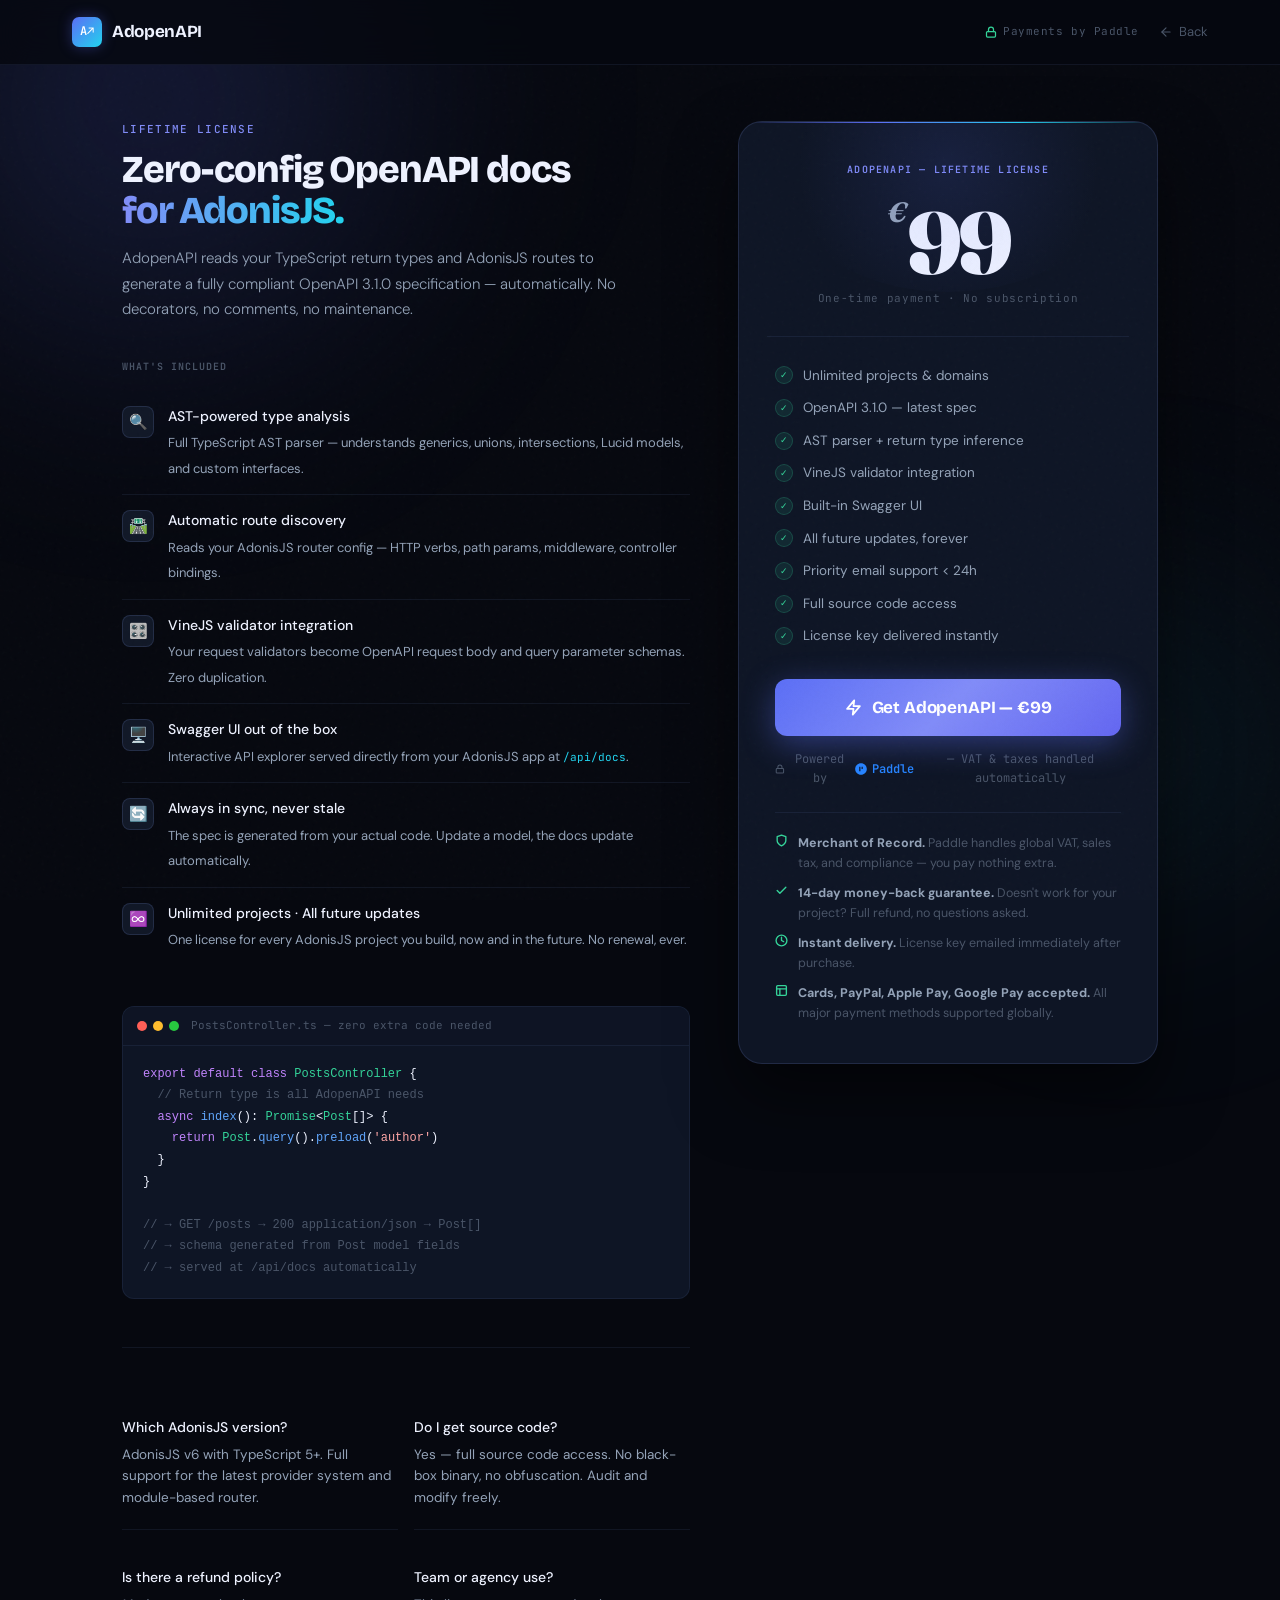
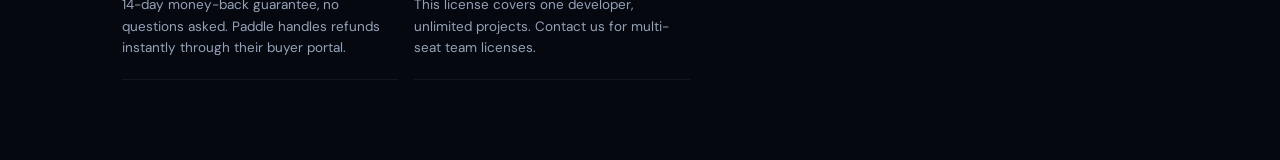
<file: payment.html>
<!doctype html>
<html lang="en">
  <head>
    <meta charset="UTF-8" />
    <meta
      name="viewport"
      content="width=device-width, initial-scale=1.0"
    />
    <title>AdopenAPI — Get Lifetime Access</title>
    <meta
      name="robots"
      content="noindex"
    />
    <link
      rel="preconnect"
      href="https://fonts.googleapis.com"
    />
    <link
      rel="preconnect"
      href="https://fonts.gstatic.com"
      crossorigin
    />
    <link
      href="https://fonts.googleapis.com/css2?family=Bricolage+Grotesque:opsz,wght@12..96,400;12..96,500;12..96,600;12..96,700;12..96,800&family=Fraunces:opsz,wght@9..144,700;9..144,900&family=DM+Sans:ital,opsz,wght@0,9..40,300;0,9..40,400;0,9..40,500&family=JetBrains+Mono:wght@400;500;600&display=swap"
      rel="stylesheet"
    />
    <link rel="stylesheet" href="styles.css" />
    <!--
    Paddle.js v2 — handles the inline/overlay checkout.
    Initialize with your client-side token; no secret keys are ever exposed.
  -->
    <script src="https://cdn.paddle.com/paddle/v2/paddle.js"></script>
    <style>
      :root {
        --paddle: #0052cc;
        --paddle-2: #2684ff;
      }

      .header-right {
        display: flex;
        align-items: center;
        gap: 20px;
      }
      .secure-label {
        display: flex;
        align-items: center;
        gap: 6px;
        font-family: var(--ff-mono);
        font-size: 11px;
        color: var(--text-3);
        letter-spacing: 0.05em;
      }
      .secure-label svg {
        color: var(--green);
      }
      /* ─── MAIN LAYOUT ─── */
      .checkout-wrap {
        position: relative;
        z-index: 1;
        max-width: 1100px;
        margin: 0 auto;
        padding: 56px 32px 80px;
        display: grid;
        grid-template-columns: 1fr 420px;
        gap: 48px;
        align-items: start;
      }

      /* ══════════════════════════
       LEFT — PRODUCT DETAILS
    ══════════════════════════ */
      .product-details {
      }

      .pd-eyebrow {
        font-family: var(--ff-mono);
        font-size: 11px;
        font-weight: 500;
        text-transform: uppercase;
        letter-spacing: 0.12em;
        color: var(--primary-2);
        margin-bottom: 10px;
      }
      .pd-title {
        font-family: var(--ff-head);
        font-size: clamp(26px, 3.5vw, 38px);
        font-weight: 800;
        letter-spacing: -0.03em;
        line-height: 1.1;
        margin-bottom: 14px;
      }
      .pd-title span {
        background: linear-gradient(90deg, var(--primary-2), var(--cyan));
        -webkit-background-clip: text;
        -webkit-text-fill-color: transparent;
        background-clip: text;
      }
      .pd-sub {
        font-size: 15px;
        color: var(--text-2);
        line-height: 1.7;
        font-weight: 300;
        max-width: 520px;
        margin-bottom: 36px;
      }

      /* What's included */
      .includes-title {
        font-family: var(--ff-mono);
        font-size: 10px;
        font-weight: 600;
        text-transform: uppercase;
        letter-spacing: 0.1em;
        color: var(--text-3);
        margin-bottom: 16px;
      }
      .includes-list {
        list-style: none;
        display: flex;
        flex-direction: column;
        gap: 0;
        margin-bottom: 40px;
      }
      .inc-item {
        display: flex;
        align-items: flex-start;
        gap: 14px;
        padding: 14px 0;
        border-bottom: 1px solid var(--border);
      }
      .inc-item:last-child {
        border-bottom: none;
      }
      .inc-icon {
        width: 32px;
        height: 32px;
        border-radius: 8px;
        flex-shrink: 0;
        background: var(--surface);
        border: 1px solid var(--border-2);
        display: flex;
        align-items: center;
        justify-content: center;
        font-size: 15px;
        margin-top: 1px;
      }
      .inc-text strong {
        display: block;
        font-size: 14px;
        font-weight: 500;
        margin-bottom: 2px;
      }
      .inc-text span {
        font-size: 13px;
        color: var(--text-2);
        line-height: 1.5;
      }

      /* Code preview strip */
      .code-strip {
        background: var(--bg-3);
        border: 1px solid var(--border);
        border-radius: 12px;
        overflow: hidden;
      }
      .code-strip-bar {
        display: flex;
        align-items: center;
        gap: 6px;
        padding: 10px 14px;
        background: rgba(14, 21, 37, 0.8);
        border-bottom: 1px solid var(--border);
      }
      .cd {
        width: 10px;
        height: 10px;
        border-radius: 50%;
      }
      .cd-r {
        background: #ff5f57;
      }
      .cd-y {
        background: #febc2e;
      }
      .cd-g {
        background: #28c840;
      }
      .code-strip-title {
        font-family: var(--ff-mono);
        font-size: 11px;
        color: var(--text-3);
        margin-left: 6px;
      }
      .code-strip-body {
        padding: 18px 20px;
        font-family: var(--ff-mono);
        font-size: 12px;
        line-height: 1.8;
        overflow-x: auto;
      }
      /* ══════════════════════════
       RIGHT — PRICE CARD
    ══════════════════════════ */
      .price-card {
        background: var(--bg-3);
        border: 1px solid var(--border-2);
        border-radius: 24px;
        padding: 40px 36px;
        position: relative;
        overflow: hidden;
        box-shadow: 0 32px 64px rgba(0, 0, 0, 0.5);
      }
      .price-card::before {
        content: "";
        position: absolute;
        top: 0;
        left: 0;
        right: 0;
        height: 1px;
        background: linear-gradient(
          90deg,
          transparent,
          var(--primary),
          var(--cyan),
          transparent
        );
      }
      .price-card-glow {
        position: absolute;
        top: -80px;
        left: 50%;
        transform: translateX(-50%);
        width: 350px;
        height: 250px;
        border-radius: 50%;
        background: radial-gradient(
          circle,
          rgba(91, 110, 245, 0.12) 0%,
          transparent 70%
        );
        pointer-events: none;
      }

      .pc-label {
        font-family: var(--ff-mono);
        font-size: 10px;
        font-weight: 600;
        text-transform: uppercase;
        letter-spacing: 0.12em;
        color: var(--primary-2);
        margin-bottom: 20px;
        text-align: center;
      }

      /* Price display */
      .pc-price {
        text-align: center;
        margin-bottom: 4px;
        line-height: 1;
      }
      .pc-currency {
        font-family: var(--ff-display);
        font-size: 28px;
        font-weight: 700;
        font-style: italic;
        color: var(--text-2);
        vertical-align: top;
        margin-top: 14px;
      }
      .pc-amount {
        font-family: var(--ff-display);
        font-size: 88px;
        font-weight: 900;
        letter-spacing: -0.04em;
        color: var(--text);
        font-optical-sizing: auto;
      }
      .pc-once {
        text-align: center;
        font-family: var(--ff-mono);
        font-size: 11px;
        color: var(--text-3);
        letter-spacing: 0.06em;
        margin-bottom: 28px;
      }

      /* Divider */
      .pc-divider {
        height: 1px;
        background: var(--border);
        margin: 0 -8px 28px;
      }

      /* Mini feature list */
      .pc-features {
        list-style: none;
        display: flex;
        flex-direction: column;
        gap: 11px;
        margin-bottom: 32px;
      }
      .pc-features li {
        display: flex;
        align-items: center;
        gap: 10px;
        font-size: 13.5px;
        color: var(--text-2);
      }
      .pc-check {
        width: 18px;
        height: 18px;
        border-radius: 50%;
        flex-shrink: 0;
        background: rgba(52, 211, 153, 0.1);
        border: 1px solid rgba(52, 211, 153, 0.2);
        display: flex;
        align-items: center;
        justify-content: center;
        font-size: 9px;
        color: var(--green);
      }

      /* CTA Button — Paddle overlay trigger */
      .paddle-btn {
        display: flex;
        align-items: center;
        justify-content: center;
        gap: 10px;
        width: 100%;
        padding: 18px 28px;
        border-radius: 12px;
        font-family: var(--ff-head);
        font-size: 17px;
        font-weight: 700;
        letter-spacing: -0.01em;
        color: #fff;
        background: linear-gradient(
          135deg,
          var(--primary) 0%,
          #818cf8 50%,
          #6366f1 100%
        );
        box-shadow: 0 8px 32px rgba(91, 110, 245, 0.4);
        transition: all 0.25s;
        border: none;
        cursor: pointer;
        position: relative;
        overflow: hidden;
      }
      .paddle-btn::after {
        content: "";
        position: absolute;
        inset: 0;
        background: linear-gradient(
          105deg,
          transparent 40%,
          rgba(255, 255, 255, 0.07) 50%,
          transparent 60%
        );
        transform: translateX(-100%);
      }
      .paddle-btn:hover {
        transform: translateY(-2px);
        box-shadow: 0 16px 48px rgba(91, 110, 245, 0.5);
      }
      .paddle-btn:hover::after {
        animation: shimmer 0.6s ease forwards;
      }
      @keyframes shimmer {
        to {
          transform: translateX(100%);
        }
      }

      /* Paddle branding note */
      .paddle-note {
        margin-top: 14px;
        text-align: center;
        font-size: 12px;
        color: var(--text-3);
        font-family: var(--ff-mono);
        display: flex;
        align-items: center;
        justify-content: center;
        gap: 6px;
      }

      /* Paddle logo (text-based) */
      .paddle-logo {
        display: inline-flex;
        align-items: center;
        gap: 4px;
        font-weight: 600;
        color: var(--paddle-2);
      }
      .paddle-logo svg {
        width: 14px;
        height: 14px;
      }

      /* Trust items */
      .pc-trust {
        margin-top: 24px;
        padding-top: 20px;
        border-top: 1px solid var(--border);
        display: flex;
        flex-direction: column;
        gap: 10px;
      }
      .trust-row {
        display: flex;
        align-items: flex-start;
        gap: 10px;
        font-size: 12.5px;
        color: var(--text-3);
      }
      .trust-row svg {
        color: var(--green);
        flex-shrink: 0;
        margin-top: 1px;
      }
      .trust-row strong {
        color: var(--text-2);
      }

      /* ─── FAQ STRIP ─── */
      .faq-strip {
        margin-top: 48px;
        padding-top: 48px;
        border-top: 1px solid var(--border);
        display: grid;
        grid-template-columns: 1fr 1fr;
        gap: 16px;
      }
      .faq-mini {
        padding: 20px 0;
        border-bottom: 1px solid var(--border);
      }
      .faq-mini-q {
        font-size: 14px;
        font-weight: 500;
        margin-bottom: 6px;
        color: var(--text);
      }
      .faq-mini-a {
        font-size: 13.5px;
        color: var(--text-2);
        line-height: 1.6;
      }

      /* ─── RESPONSIVE ─── */
      @media (max-width: 900px) {
        .checkout-wrap {
          grid-template-columns: 1fr;
          gap: 40px;
          padding: 32px 20px 64px;
        }
        .price-card {
          padding: 32px 28px;
        }
        .pc-amount {
          font-size: 72px;
        }
        .faq-strip {
          grid-template-columns: 1fr;
        }
        .secure-label {
          display: none;
        }
      }

      @media (max-width: 640px) {
        .checkout-wrap {
          padding: 24px 16px 56px;
        }
        .pc-amount {
          font-size: 60px;
        }
        .pd-title {
          font-size: 22px;
        }
        .pd-sub {
          font-size: 14px;
        }
        .price-card {
          padding: 28px 20px;
        }
        /* Code strip */
        .code-strip-body {
          padding: 14px 14px;
          font-size: 11px;
        }
        .code-strip-title {
          display: none;
        }
      }

      @media (max-width: 480px) {
        .faq-strip {
          gap: 0;
        }
        .pc-amount {
          font-size: 52px;
        }
        .pc-currency {
          font-size: 22px;
          margin-top: 10px;
        }
        .inc-item {
          gap: 10px;
        }
        .inc-text strong {
          font-size: 13px;
        }
        .inc-text span {
          font-size: 12px;
        }
      }
    </style>
  </head>
  <body>
    <div class="bg-orb bg-orb-1"></div>
    <div class="bg-orb bg-orb-2"></div>

    <!-- HEADER -->
    <header>
      <div class="header-inner">
        <a
          href="index.html"
          class="brand"
        >
          <span class="brand-icon">A↗</span>
          AdopenAPI
        </a>
        <div class="header-right">
          <div class="secure-label">
            <svg
              width="12"
              height="12"
              viewBox="0 0 24 24"
              fill="none"
              stroke="currentColor"
              stroke-width="2.5"
              stroke-linecap="round"
              stroke-linejoin="round"
            >
              <rect
                x="3"
                y="11"
                width="18"
                height="11"
                rx="2"
                ry="2"
              />
              <path d="M7 11V7a5 5 0 0 1 10 0v4" />
            </svg>
            Payments by Paddle
          </div>
          <a
            href="index.html"
            class="back-link"
          >
            <svg
              width="14"
              height="14"
              viewBox="0 0 24 24"
              fill="none"
              stroke="currentColor"
              stroke-width="2"
              stroke-linecap="round"
              stroke-linejoin="round"
            >
              <line
                x1="19"
                y1="12"
                x2="5"
                y2="12"
              />
              <polyline points="12 19 5 12 12 5" />
            </svg>
            Back
          </a>
        </div>
      </div>
    </header>

    <!-- CHECKOUT WRAP -->
    <div class="checkout-wrap">
      <!-- LEFT — PRODUCT DETAILS -->
      <div class="product-details">
        <p class="pd-eyebrow">Lifetime license</p>
        <h1 class="pd-title">
          Zero-config OpenAPI docs<br />
          <span>for AdonisJS.</span>
        </h1>
        <p class="pd-sub">
          AdopenAPI reads your TypeScript return types and AdonisJS routes to
          generate a fully compliant OpenAPI 3.1.0 specification —
          automatically. No decorators, no comments, no maintenance.
        </p>

        <p class="includes-title">What's included</p>
        <ul class="includes-list">
          <li class="inc-item">
            <span class="inc-icon">🔍</span>
            <div class="inc-text">
              <strong>AST-powered type analysis</strong>
              <span
                >Full TypeScript AST parser — understands generics, unions,
                intersections, Lucid models, and custom interfaces.</span
              >
            </div>
          </li>
          <li class="inc-item">
            <span class="inc-icon">🛣️</span>
            <div class="inc-text">
              <strong>Automatic route discovery</strong>
              <span
                >Reads your AdonisJS router config — HTTP verbs, path params,
                middleware, controller bindings.</span
              >
            </div>
          </li>
          <li class="inc-item">
            <span class="inc-icon">🎛️</span>
            <div class="inc-text">
              <strong>VineJS validator integration</strong>
              <span
                >Your request validators become OpenAPI request body and query
                parameter schemas. Zero duplication.</span
              >
            </div>
          </li>
          <li class="inc-item">
            <span class="inc-icon">🖥️</span>
            <div class="inc-text">
              <strong>Swagger UI out of the box</strong>
              <span
                >Interactive API explorer served directly from your AdonisJS app
                at
                <code
                  style="
                    font-family: var(--ff-mono);
                    font-size: 0.85em;
                    color: var(--cyan);
                  "
                  >/api/docs</code
                >.</span
              >
            </div>
          </li>
          <li class="inc-item">
            <span class="inc-icon">🔄</span>
            <div class="inc-text">
              <strong>Always in sync, never stale</strong>
              <span
                >The spec is generated from your actual code. Update a model,
                the docs update automatically.</span
              >
            </div>
          </li>
          <li class="inc-item">
            <span class="inc-icon">♾️</span>
            <div class="inc-text">
              <strong>Unlimited projects · All future updates</strong>
              <span
                >One license for every AdonisJS project you build, now and in
                the future. No renewal, ever.</span
              >
            </div>
          </li>
        </ul>

        <!-- Code preview -->
        <div class="code-strip">
          <div class="code-strip-bar">
            <span class="cd cd-r"></span><span class="cd cd-y"></span
            ><span class="cd cd-g"></span>
            <span class="code-strip-title"
              >PostsController.ts — zero extra code needed</span
            >
          </div>
          <div class="code-strip-body">
            <pre><span class="kw">export default</span> <span class="kw">class</span> <span class="cl">PostsController</span> <span class="pu">{</span>
  <span class="cm">// Return type is all AdopenAPI needs</span>
  <span class="kw">async</span> <span class="fn">index</span><span class="pu">():</span> <span class="cl">Promise</span><span class="pu">&lt;</span><span class="cl">Post</span><span class="pu">[]&gt;</span> <span class="pu">{</span>
    <span class="kw">return</span> <span class="cl">Post</span><span class="pu">.</span><span class="fn">query</span><span class="pu">().</span><span class="fn">preload</span><span class="pu">(</span><span class="st">'author'</span><span class="pu">)</span>
  <span class="pu">}</span>
<span class="pu">}</span>

<span class="cm">// → GET /posts → 200 application/json → Post[]</span>
<span class="cm">// → schema generated from Post model fields</span>
<span class="cm">// → served at /api/docs automatically</span></pre>
          </div>
        </div>

        <!-- Mini FAQ -->
        <div class="faq-strip">
          <div class="faq-mini">
            <div class="faq-mini-q">Which AdonisJS version?</div>
            <div class="faq-mini-a">
              AdonisJS v6 with TypeScript 5+. Full support for the latest
              provider system and module-based router.
            </div>
          </div>
          <div class="faq-mini">
            <div class="faq-mini-q">Do I get source code?</div>
            <div class="faq-mini-a">
              Yes — full source code access. No black-box binary, no
              obfuscation. Audit and modify freely.
            </div>
          </div>
          <div class="faq-mini">
            <div class="faq-mini-q">Is there a refund policy?</div>
            <div class="faq-mini-a">
              14-day money-back guarantee, no questions asked. Paddle handles
              refunds instantly through their buyer portal.
            </div>
          </div>
          <div class="faq-mini">
            <div class="faq-mini-q">Team or agency use?</div>
            <div class="faq-mini-a">
              This license covers one developer, unlimited projects. Contact us
              for multi-seat team licenses.
            </div>
          </div>
        </div>
      </div>

      <!-- RIGHT — PRICE CARD -->
      <div>
        <div class="price-card">
          <div class="price-card-glow"></div>
          <p class="pc-label">AdopenAPI — Lifetime License</p>

          <div class="pc-price">
            <span class="pc-currency">€</span><span class="pc-amount">99</span>
          </div>
          <p class="pc-once">One-time payment · No subscription</p>

          <div class="pc-divider"></div>

          <ul class="pc-features">
            <li>
              <span class="pc-check">✓</span> Unlimited projects &amp; domains
            </li>
            <li><span class="pc-check">✓</span> OpenAPI 3.1.0 — latest spec</li>
            <li>
              <span class="pc-check">✓</span> AST parser + return type inference
            </li>
            <li>
              <span class="pc-check">✓</span> VineJS validator integration
            </li>
            <li><span class="pc-check">✓</span> Built-in Swagger UI</li>
            <li><span class="pc-check">✓</span> All future updates, forever</li>
            <li>
              <span class="pc-check">✓</span> Priority email support &lt; 24h
            </li>
            <li><span class="pc-check">✓</span> Full source code access</li>
            <li>
              <span class="pc-check">✓</span> License key delivered instantly
            </li>
          </ul>

          <!--
        ════════════════════════════════════════
        PADDLE CHECKOUT BUTTON
        ════════════════════════════════════════

        Replace the placeholders in the <script> below:

          YOUR_PADDLE_CLIENT_TOKEN
            → Dashboard → Developer Tools → Authentication → Client-side token
            → Sandbox tokens start with "test_", live tokens with "live_"

          YOUR_PADDLE_PRICE_ID
            → Dashboard → Catalog → Prices → your price ID (pri_xxx)

        Paddle v2 opens a fully-hosted overlay checkout — no redirect needed.
        VAT / tax is calculated and collected by Paddle (Merchant of Record).
      -->
          <button
            type="button"
            class="paddle-btn"
            id="paddle-btn"
          >
            <svg
              width="17"
              height="17"
              viewBox="0 0 24 24"
              fill="none"
              stroke="currentColor"
              stroke-width="2.5"
              stroke-linecap="round"
              stroke-linejoin="round"
            >
              <path d="M13 2L3 14h9l-1 8 10-12h-9l1-8z" />
            </svg>
            Get AdopenAPI — €99
          </button>

          <p class="paddle-note">
            <svg
              width="12"
              height="12"
              viewBox="0 0 24 24"
              fill="none"
              stroke="currentColor"
              stroke-width="2.5"
              stroke-linecap="round"
              stroke-linejoin="round"
            >
              <rect
                x="3"
                y="11"
                width="18"
                height="11"
                rx="2"
                ry="2"
              />
              <path d="M7 11V7a5 5 0 0 1 10 0v4" />
            </svg>
            Powered by
            <span class="paddle-logo">
              <!-- Paddle "P" paddle icon (simplified) -->
              <svg
                viewBox="0 0 24 24"
                fill="currentColor"
                xmlns="http://www.w3.org/2000/svg"
              >
                <path
                  d="M12 2C6.48 2 2 6.48 2 12s4.48 10 10 10 10-4.48 10-10S17.52 2 12 2zm-1 14H9V8h2v8zm4-4h-2V8h2v4z"
                />
              </svg>
              Paddle
            </span>
            — VAT &amp; taxes handled automatically
          </p>

          <div class="pc-trust">
            <div class="trust-row">
              <svg
                width="13"
                height="13"
                viewBox="0 0 24 24"
                fill="none"
                stroke="currentColor"
                stroke-width="2.5"
                stroke-linecap="round"
                stroke-linejoin="round"
              >
                <path d="M12 22s8-4 8-10V5l-8-3-8 3v7c0 6 8 10 8 10z" />
              </svg>
              <span
                ><strong>Merchant of Record.</strong> Paddle handles global VAT,
                sales tax, and compliance — you pay nothing extra.</span
              >
            </div>
            <div class="trust-row">
              <svg
                width="13"
                height="13"
                viewBox="0 0 24 24"
                fill="none"
                stroke="currentColor"
                stroke-width="2.5"
                stroke-linecap="round"
                stroke-linejoin="round"
              >
                <polyline points="20 6 9 17 4 12" />
              </svg>
              <span
                ><strong>14-day money-back guarantee.</strong> Doesn't work for
                your project? Full refund, no questions asked.</span
              >
            </div>
            <div class="trust-row">
              <svg
                width="13"
                height="13"
                viewBox="0 0 24 24"
                fill="none"
                stroke="currentColor"
                stroke-width="2.5"
                stroke-linecap="round"
                stroke-linejoin="round"
              >
                <circle
                  cx="12"
                  cy="12"
                  r="10"
                />
                <polyline points="12 6 12 12 16 14" />
              </svg>
              <span
                ><strong>Instant delivery.</strong> License key emailed
                immediately after purchase.</span
              >
            </div>
            <div class="trust-row">
              <svg
                width="13"
                height="13"
                viewBox="0 0 24 24"
                fill="none"
                stroke="currentColor"
                stroke-width="2.5"
                stroke-linecap="round"
                stroke-linejoin="round"
              >
                <rect
                  x="3"
                  y="3"
                  width="18"
                  height="18"
                  rx="2"
                  ry="2"
                />
                <line
                  x1="3"
                  y1="9"
                  x2="21"
                  y2="9"
                />
                <line
                  x1="9"
                  y1="21"
                  x2="9"
                  y2="9"
                />
              </svg>
              <span
                ><strong>Cards, PayPal, Apple Pay, Google Pay accepted.</strong>
                All major payment methods supported globally.</span
              >
            </div>
          </div>
        </div>
      </div>
    </div>

    <script>
      // ─────────────────────────────────────────────────────────
      //  PADDLE v2 CONFIGURATION
      //
      //  1. Replace YOUR_PADDLE_CLIENT_TOKEN with your client-side
      //     token from: Dashboard → Developer Tools → Authentication
      //     Sandbox tokens start with "test_"
      //     Live tokens start with "live_"
      //
      //  2. Replace YOUR_PADDLE_PRICE_ID with the price ID (pri_xxx)
      //     from: Dashboard → Catalog → Prices
      //
      //  3. (Optional) For sandbox testing, add:
      //     Paddle.Environment.set("sandbox")
      //     before Paddle.Initialize(...)
      // ─────────────────────────────────────────────────────────

      // Uncomment the line below when using sandbox / test mode:
      // Paddle.Environment.set("sandbox");

      Paddle.Initialize({
        token: "YOUR_PADDLE_CLIENT_TOKEN"
      });

      document
        .getElementById("paddle-btn")
        .addEventListener("click", function () {
          Paddle.Checkout.open({
            items: [
              {
                priceId: "YOUR_PADDLE_PRICE_ID",
                quantity: 1
              }
            ],
            settings: {
              successUrl: "success.html",
              displayMode: "overlay",
              theme: "dark",
              locale: "en"
            }
          });
        });
    </script>
    <script src="main.js"></script>
  </body>
</html>
</file>
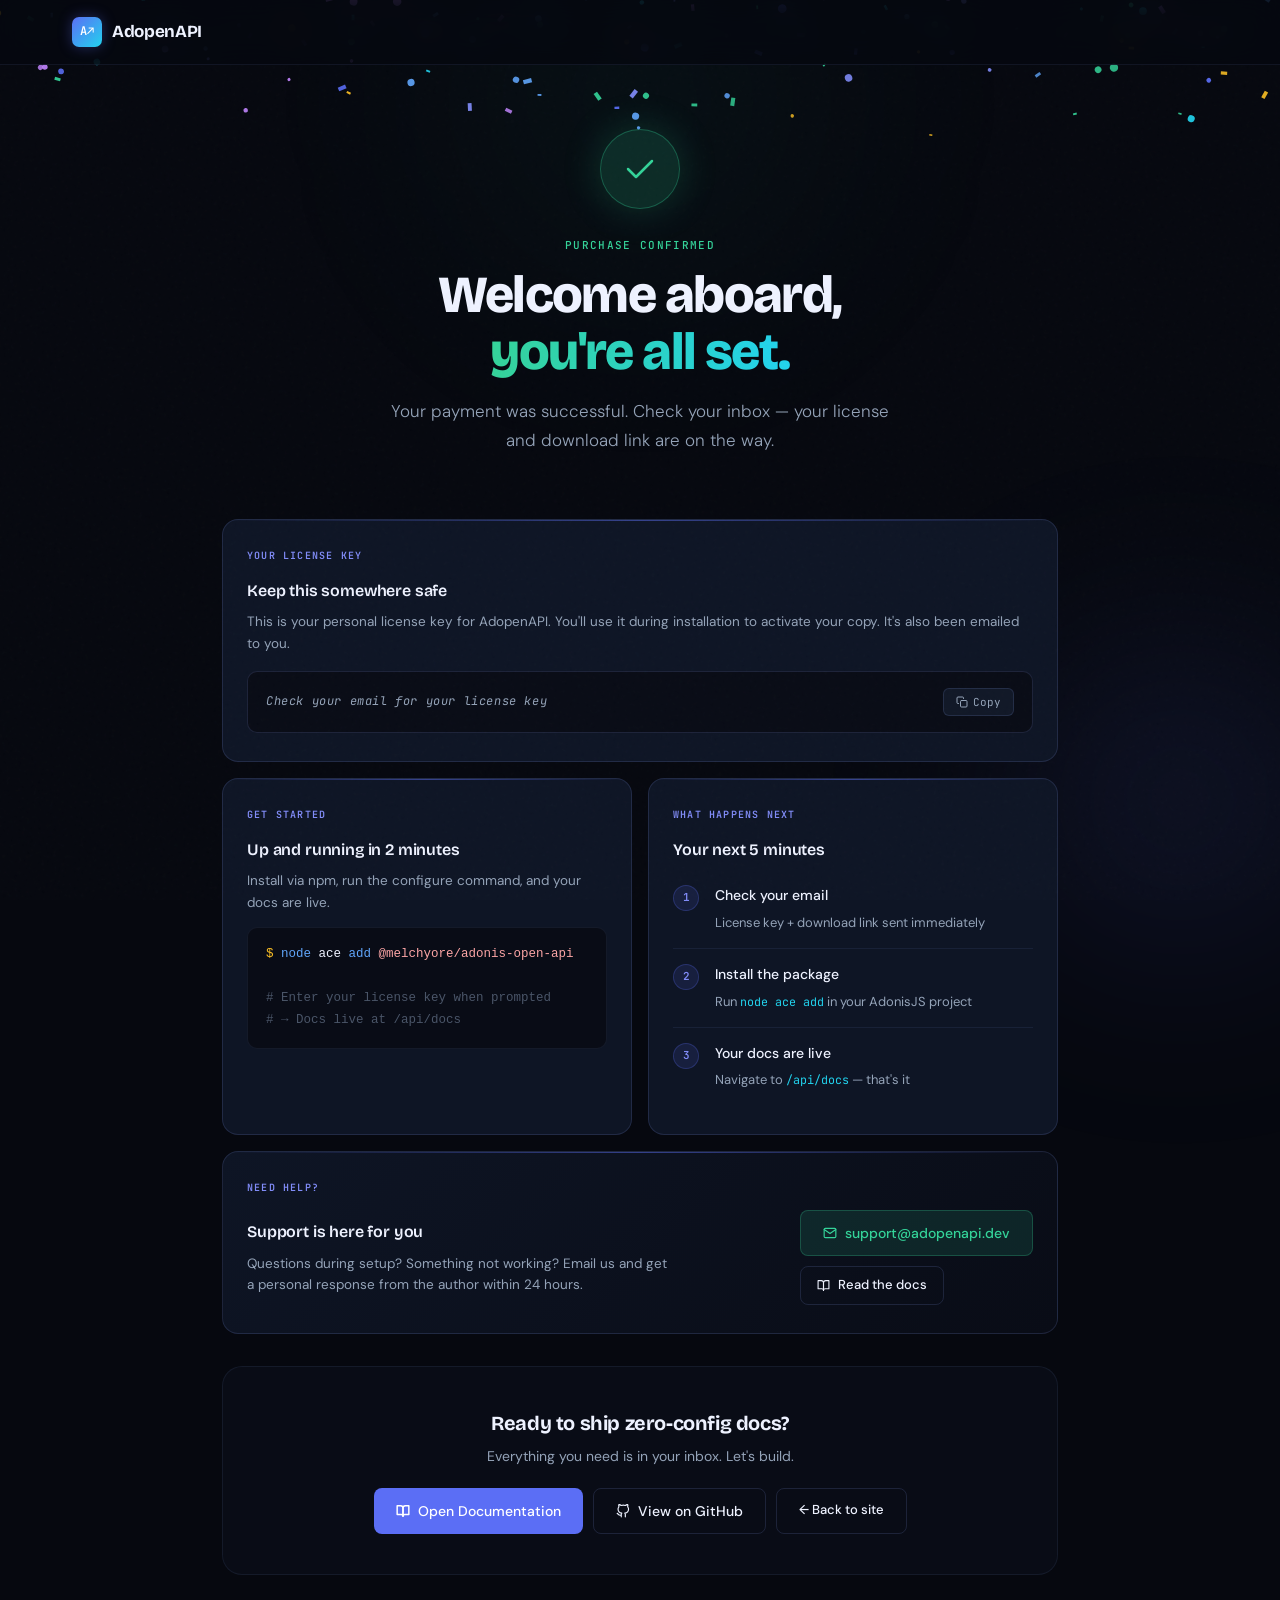
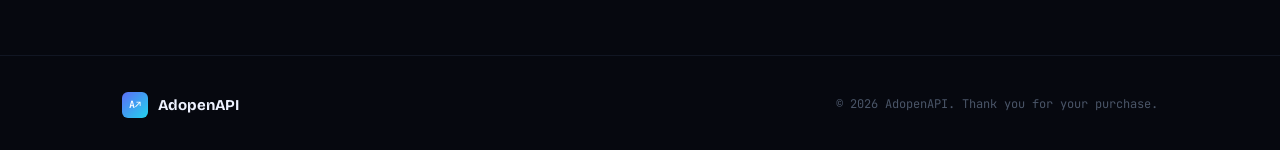
<file: success.html>
<!doctype html>
<html lang="en">
  <head>
    <meta charset="UTF-8" />
    <meta
      name="viewport"
      content="width=device-width, initial-scale=1.0"
    />
    <title>AdopenAPI — Welcome aboard!</title>
    <meta
      name="robots"
      content="noindex"
    />
    <link
      rel="preconnect"
      href="https://fonts.googleapis.com"
    />
    <link
      rel="preconnect"
      href="https://fonts.gstatic.com"
      crossorigin
    />
    <link
      href="https://fonts.googleapis.com/css2?family=Bricolage+Grotesque:opsz,wght@12..96,400;12..96,500;12..96,600;12..96,700;12..96,800&family=Fraunces:opsz,wght@9..144,400;9..144,700;9..144,900&family=DM+Sans:ital,opsz,wght@0,9..40,300;0,9..40,400;0,9..40,500&family=JetBrains+Mono:wght@400;500;600&display=swap"
      rel="stylesheet"
    />
    <link rel="stylesheet" href="styles.css" />
    <style>
      /* ─── CONFETTI CANVAS ─── */
      #confetti-canvas {
        position: fixed;
        inset: 0;
        z-index: 5;
        pointer-events: none;
        opacity: 1;
      }

      /* ─── BACKGROUND ORBS ─── */
      .bg-orb-green {
        width: 600px;
        height: 600px;
        background: radial-gradient(
          circle,
          rgba(52, 211, 153, 0.12) 0%,
          transparent 70%
        );
        top: -200px;
        left: 50%;
        transform: translateX(-50%);
        opacity: 0;
        animation: orb-appear 1.5s ease 0.5s forwards;
      }
      .bg-orb-primary {
        width: 400px;
        height: 400px;
        background: radial-gradient(
          circle,
          rgba(91, 110, 245, 0.2) 0%,
          transparent 70%
        );
        bottom: -100px;
        right: -100px;
        opacity: 0.4;
      }
      @keyframes orb-appear {
        to {
          opacity: 0.5;
        }
      }

      .order-ref {
        font-family: var(--ff-mono);
        font-size: 11px;
        color: var(--text-3);
      }
      .order-ref span {
        color: var(--text-2);
      }

      /* ─── MAIN ─── */
      .success-layout {
        position: relative;
        z-index: 1;
        max-width: 900px;
        margin: 0 auto;
        padding: 64px 32px 80px;
      }

      /* ─── SUCCESS HERO ─── */
      .success-hero {
        text-align: center;
        margin-bottom: 64px;
      }

      /* Animated checkmark circle */
      .check-circle {
        width: 80px;
        height: 80px;
        border-radius: 50%;
        background: var(--green-dim);
        border: 1.5px solid rgba(52, 211, 153, 0.3);
        display: flex;
        align-items: center;
        justify-content: center;
        margin: 0 auto 28px;
        opacity: 0;
        transform: scale(0.5);
        animation: circle-pop 0.6s cubic-bezier(0.34, 1.56, 0.64, 1) 0.2s
          forwards;
        box-shadow: 0 0 40px rgba(52, 211, 153, 0.2);
      }
      @keyframes circle-pop {
        to {
          opacity: 1;
          transform: scale(1);
        }
      }

      .check-svg {
        width: 36px;
        height: 36px;
      }
      .check-path {
        stroke: var(--green);
        stroke-width: 2.5;
        stroke-linecap: round;
        stroke-linejoin: round;
        fill: none;
        stroke-dasharray: 50;
        stroke-dashoffset: 50;
        animation: draw-check 0.4s ease 0.7s forwards;
      }
      @keyframes draw-check {
        to {
          stroke-dashoffset: 0;
        }
      }

      .success-eyebrow {
        font-family: var(--ff-mono);
        font-size: 11px;
        font-weight: 500;
        text-transform: uppercase;
        letter-spacing: 0.12em;
        color: var(--green);
        margin-bottom: 12px;
        opacity: 0;
        animation: fade-up 0.5s ease 0.9s forwards;
      }
      .success-title {
        font-family: var(--ff-head);
        font-size: clamp(32px, 5vw, 52px);
        font-weight: 800;
        letter-spacing: -0.03em;
        line-height: 1.1;
        margin-bottom: 16px;
        opacity: 0;
        animation: fade-up 0.5s ease 1s forwards;
      }
      .success-title .gradient-text {
        background: linear-gradient(90deg, var(--green) 0%, var(--cyan) 100%);
        -webkit-background-clip: text;
        -webkit-text-fill-color: transparent;
        background-clip: text;
      }
      .success-sub {
        font-size: 17px;
        color: var(--text-2);
        max-width: 500px;
        margin: 0 auto 32px;
        line-height: 1.7;
        font-weight: 300;
        opacity: 0;
        animation: fade-up 0.5s ease 1.1s forwards;
      }
      .email-badge {
        display: inline-flex;
        align-items: center;
        gap: 8px;
        padding: 8px 16px;
        border-radius: 8px;
        background: rgba(52, 211, 153, 0.08);
        border: 1px solid rgba(52, 211, 153, 0.2);
        font-family: var(--ff-mono);
        font-size: 13px;
        color: var(--green);
        opacity: 0;
        animation: fade-up 0.5s ease 1.2s forwards;
      }

      @keyframes fade-up {
        from {
          opacity: 0;
          transform: translateY(12px);
        }
        to {
          opacity: 1;
          transform: translateY(0);
        }
      }

      /* ─── CONTENT CARDS ─── */
      .cards-grid {
        display: grid;
        grid-template-columns: 1fr 1fr;
        gap: 16px;
        margin-bottom: 32px;
        opacity: 0;
        animation: fade-up 0.5s ease 1.3s forwards;
      }

      .info-card {
        background: var(--bg-3);
        border: 1px solid var(--border-2);
        border-radius: 16px;
        padding: 28px 24px;
        position: relative;
        overflow: hidden;
      }
      .info-card-wide {
        grid-column: 1 / -1;
      }
      .info-card::before {
        content: "";
        position: absolute;
        top: 0;
        left: 0;
        right: 0;
        height: 1px;
        background: linear-gradient(
          90deg,
          transparent,
          var(--primary),
          transparent
        );
        opacity: 0.5;
      }
      .card-label {
        font-family: var(--ff-mono);
        font-size: 10px;
        font-weight: 600;
        text-transform: uppercase;
        letter-spacing: 0.12em;
        color: var(--primary-2);
        margin-bottom: 14px;
      }
      .card-title {
        font-family: var(--ff-head);
        font-size: 16px;
        font-weight: 600;
        margin-bottom: 8px;
        letter-spacing: -0.01em;
      }
      .card-desc {
        font-size: 13.5px;
        color: var(--text-2);
        line-height: 1.6;
      }

      /* License key display */
      .license-box {
        background: var(--bg-2);
        border: 1px solid var(--border-2);
        border-radius: 10px;
        padding: 16px 18px;
        margin-top: 16px;
        display: flex;
        align-items: center;
        justify-content: space-between;
        gap: 12px;
      }
      .license-key {
        font-family: var(--ff-mono);
        font-size: 13px;
        color: var(--cyan);
        letter-spacing: 0.05em;
        word-break: break-all;
        flex: 1;
      }
      .copy-btn {
        flex-shrink: 0;
        background: var(--surface);
        border: 1px solid var(--border-2);
        border-radius: 6px;
        padding: 6px 12px;
        font-family: var(--ff-mono);
        font-size: 11px;
        color: var(--text-2);
        cursor: pointer;
        transition: all 0.2s;
        display: flex;
        align-items: center;
        gap: 5px;
      }
      .copy-btn:hover {
        border-color: var(--primary);
        color: var(--primary-2);
      }
      .copy-btn.copied {
        border-color: var(--green);
        color: var(--green);
      }

      /* Steps list */
      .steps-list {
        list-style: none;
        display: flex;
        flex-direction: column;
        gap: 0;
      }
      .step-item {
        display: flex;
        gap: 16px;
        padding: 14px 0;
        border-bottom: 1px solid var(--border);
      }
      .step-item:last-child {
        border-bottom: none;
      }
      .step-badge {
        width: 26px;
        height: 26px;
        border-radius: 50%;
        flex-shrink: 0;
        background: rgba(91, 110, 245, 0.12);
        border: 1px solid rgba(91, 110, 245, 0.25);
        display: flex;
        align-items: center;
        justify-content: center;
        font-family: var(--ff-mono);
        font-size: 11px;
        font-weight: 600;
        color: var(--primary-2);
        margin-top: 1px;
      }
      .step-text strong {
        font-weight: 500;
        display: block;
        font-size: 14px;
        margin-bottom: 2px;
      }
      .step-text span {
        font-size: 13px;
        color: var(--text-2);
      }

      /* Code block */
      .code-snippet {
        background: var(--bg-2);
        border: 1px solid var(--border);
        border-radius: 10px;
        padding: 16px 18px;
        margin-top: 14px;
        font-family: var(--ff-mono);
        font-size: 12.5px;
        line-height: 1.75;
        overflow-x: auto;
      }
      /* ─── CTA STRIP ─── */
      .cta-strip {
        display: flex;
        flex-wrap: wrap;
        gap: 12px;
        justify-content: center;
        padding: 40px 32px;
        background: var(--bg-2);
        border: 1px solid var(--border);
        border-radius: 20px;
        text-align: center;
        opacity: 0;
        animation: fade-up 0.5s ease 1.5s forwards;
      }
      .cta-strip-inner {
        flex: 1;
        min-width: 200px;
      }
      .cta-strip-title {
        font-family: var(--ff-head);
        font-size: 20px;
        font-weight: 700;
        letter-spacing: -0.02em;
        margin-bottom: 6px;
      }
      .cta-strip-sub {
        font-size: 14px;
        color: var(--text-2);
        margin-bottom: 20px;
      }
      .cta-strip-actions {
        display: flex;
        flex-wrap: wrap;
        gap: 10px;
        justify-content: center;
      }

      .btn {
        display: inline-flex;
        align-items: center;
        gap: 8px;
        font-family: var(--ff-body);
        font-weight: 500;
        font-size: 14px;
        padding: 11px 22px;
        border-radius: 8px;
        cursor: pointer;
        text-decoration: none;
        border: none;
        transition: all 0.2s;
        white-space: nowrap;
      }
      .btn-primary {
        background: var(--primary);
        color: #fff;
      }
      .btn-primary:hover {
        background: var(--primary-2);
        box-shadow: 0 0 24px var(--glow);
        transform: translateY(-1px);
      }
      .btn-outline {
        background: transparent;
        color: var(--text);
        border: 1px solid var(--border-2);
      }
      .btn-outline:hover {
        background: var(--surface);
        border-color: var(--primary);
        color: var(--primary-2);
      }
      .btn-green {
        background: rgba(52, 211, 153, 0.12);
        color: var(--green);
        border: 1px solid rgba(52, 211, 153, 0.25);
      }
      .btn-green:hover {
        background: rgba(52, 211, 153, 0.2);
        transform: translateY(-1px);
      }

      /* ─── FOOTER ─── */
      footer {
        border-top: 1px solid var(--border);
        padding: 36px 0 32px;
        background: var(--bg);
        position: relative;
        z-index: 1;
      }
      .footer-inner {
        max-width: 1100px;
        margin: 0 auto;
        padding: 0 32px;
        display: flex;
        flex-wrap: wrap;
        align-items: center;
        justify-content: space-between;
        gap: 16px;
      }
      .footer-brand {
        display: flex;
        align-items: center;
        gap: 10px;
        font-family: var(--ff-head);
        font-weight: 700;
        font-size: 15px;
        color: var(--text);
        text-decoration: none;
      }
      .footer-brand-icon {
        width: 26px;
        height: 26px;
        border-radius: 6px;
        background: linear-gradient(135deg, var(--primary), var(--cyan));
        display: flex;
        align-items: center;
        justify-content: center;
        font-family: var(--ff-mono);
        font-size: 10px;
        color: #fff;
        font-weight: 600;
      }
      .footer-copy {
        font-size: 12px;
        color: var(--text-3);
        font-family: var(--ff-mono);
      }

      /* ─── RESPONSIVE ─── */
      @media (max-width: 700px) {
        .cards-grid {
          grid-template-columns: 1fr;
        }
        .info-card-wide {
          grid-column: 1;
        }
        .success-layout {
          padding: 40px 20px 64px;
        }
        .header-inner {
          padding: 0 20px;
        }
        .footer-inner {
          padding: 0 20px;
        }
      }

      @media (max-width: 480px) {
        .success-sub {
          font-size: 15px;
        }
        .success-title {
          font-size: 28px;
        }
        .success-layout {
          padding: 32px 16px 48px;
        }
        .cta-strip {
          padding: 28px 20px;
        }
        .license-box {
          flex-direction: column;
          align-items: flex-start;
          gap: 10px;
        }
        .copy-btn {
          align-self: flex-end;
        }
      }
    </style>
  </head>
  <body>
    <canvas id="confetti-canvas"></canvas>
    <div class="bg-orb bg-orb-green"></div>
    <div class="bg-orb bg-orb-primary"></div>

    <!-- HEADER -->
    <header>
      <div class="header-inner">
        <a
          href="index.html"
          class="brand"
        >
          <span class="brand-icon">A↗</span>
          AdopenAPI
        </a>
        <div
          class="order-ref"
          id="order-ref"
          style="display: none"
        >
          Order <span id="order-id"></span>
        </div>
        <div style="width: 80px"></div>
        <!-- spacer -->
      </div>
    </header>

    <!-- SUCCESS LAYOUT -->
    <div class="success-layout">
      <!-- HERO -->
      <div class="success-hero">
        <div class="check-circle">
          <svg
            class="check-svg"
            viewBox="0 0 36 36"
          >
            <polyline
              class="check-path"
              points="6,18 14,26 30,10"
            />
          </svg>
        </div>
        <p class="success-eyebrow">Purchase confirmed</p>
        <h1 class="success-title">
          Welcome aboard,<br />
          <span class="gradient-text">you're all set.</span>
        </h1>
        <p
          class="success-sub"
          id="success-sub"
        >
          Your payment was successful. Check your inbox — your license and
          download link are on the way.
        </p>
        <div
          class="email-badge"
          id="email-display"
          style="display: none"
        >
          <svg
            width="14"
            height="14"
            viewBox="0 0 24 24"
            fill="none"
            stroke="currentColor"
            stroke-width="2"
            stroke-linecap="round"
            stroke-linejoin="round"
          >
            <path
              d="M4 4h16c1.1 0 2 .9 2 2v12c0 1.1-.9 2-2 2H4c-1.1 0-2-.9-2-2V6c0-1.1.9-2 2-2z"
            />
            <polyline points="22,6 12,13 2,6" />
          </svg>
          Sent to
          <span
            id="customer-email"
            style="margin-left: 4px; color: var(--text)"
          ></span>
        </div>
      </div>

      <!-- CARDS GRID -->
      <div class="cards-grid">
        <!-- License key -->
        <div class="info-card info-card-wide">
          <div class="card-label">Your license key</div>
          <div class="card-title">Keep this somewhere safe</div>
          <div class="card-desc">
            This is your personal license key for AdopenAPI. You'll use it
            during installation to activate your copy. It's also been emailed to
            you.
          </div>
          <div class="license-box">
            <span
              class="license-key"
              id="license-key"
              >ADOP-XXXX-XXXX-XXXX-XXXX</span
            >
            <button
              class="copy-btn"
              id="copy-btn"
              onclick="copyLicense()"
            >
              <svg
                width="12"
                height="12"
                viewBox="0 0 24 24"
                fill="none"
                stroke="currentColor"
                stroke-width="2"
                stroke-linecap="round"
                stroke-linejoin="round"
              >
                <rect
                  x="9"
                  y="9"
                  width="13"
                  height="13"
                  rx="2"
                  ry="2"
                />
                <path
                  d="M5 15H4a2 2 0 0 1-2-2V4a2 2 0 0 1 2-2h9a2 2 0 0 1 2 2v1"
                />
              </svg>
              Copy
            </button>
          </div>
        </div>

        <!-- Getting started -->
        <div class="info-card">
          <div class="card-label">Get started</div>
          <div class="card-title">Up and running in 2 minutes</div>
          <div class="card-desc">
            Install via npm, run the configure command, and your docs are live.
          </div>
          <div class="code-snippet">
            <pre><span class="nm">$</span> <span class="fn">node</span> ace <span class="fn">add</span> <span class="st">@melchyore/adonis-open-api</span>

<span class="cm"># Enter your license key when prompted</span>
<span class="cm"># → Docs live at /api/docs</span></pre>
          </div>
        </div>

        <!-- What's next -->
        <div class="info-card">
          <div class="card-label">What happens next</div>
          <div class="card-title">Your next 5 minutes</div>
          <ul class="steps-list">
            <li class="step-item">
              <span class="step-badge">1</span>
              <div class="step-text">
                <strong>Check your email</strong>
                <span>License key + download link sent immediately</span>
              </div>
            </li>
            <li class="step-item">
              <span class="step-badge">2</span>
              <div class="step-text">
                <strong>Install the package</strong>
                <span
                  >Run
                  <code
                    style="
                      font-family: var(--ff-mono);
                      font-size: 0.9em;
                      color: var(--cyan);
                    "
                    >node ace add</code
                  >
                  in your AdonisJS project</span
                >
              </div>
            </li>
            <li class="step-item">
              <span class="step-badge">3</span>
              <div class="step-text">
                <strong>Your docs are live</strong>
                <span
                  >Navigate to
                  <code
                    style="
                      font-family: var(--ff-mono);
                      font-size: 0.9em;
                      color: var(--cyan);
                    "
                    >/api/docs</code
                  >
                  — that's it</span
                >
              </div>
            </li>
          </ul>
        </div>

        <!-- Support info -->
        <div
          class="info-card info-card-wide"
          style="
            background: linear-gradient(
              135deg,
              rgba(14, 21, 37, 1) 0%,
              rgba(9, 12, 22, 1) 100%
            );
          "
        >
          <div class="card-label">Need help?</div>
          <div
            style="
              display: flex;
              flex-wrap: wrap;
              gap: 32px;
              align-items: center;
              justify-content: space-between;
            "
          >
            <div>
              <div class="card-title">Support is here for you</div>
              <div
                class="card-desc"
                style="max-width: 420px"
              >
                Questions during setup? Something not working? Email us and get
                a personal response from the author within 24 hours.
              </div>
            </div>
            <div
              style="
                display: flex;
                flex-direction: column;
                gap: 10px;
                align-items: flex-start;
              "
            >
              <a
                href="mailto:support@adopenapi.dev"
                class="btn btn-green"
              >
                <svg
                  width="14"
                  height="14"
                  viewBox="0 0 24 24"
                  fill="none"
                  stroke="currentColor"
                  stroke-width="2"
                  stroke-linecap="round"
                  stroke-linejoin="round"
                >
                  <path
                    d="M4 4h16c1.1 0 2 .9 2 2v12c0 1.1-.9 2-2 2H4c-1.1 0-2-.9-2-2V6c0-1.1.9-2 2-2z"
                  />
                  <polyline points="22,6 12,13 2,6" />
                </svg>
                support@adopenapi.dev
              </a>
              <a
                href="#"
                class="btn btn-outline"
                style="font-size: 13px; padding: 8px 16px"
              >
                <svg
                  width="13"
                  height="13"
                  viewBox="0 0 24 24"
                  fill="none"
                  stroke="currentColor"
                  stroke-width="2"
                  stroke-linecap="round"
                  stroke-linejoin="round"
                >
                  <path d="M2 3h6a4 4 0 0 1 4 4v14a3 3 0 0 0-3-3H2z" />
                  <path d="M22 3h-6a4 4 0 0 0-4 4v14a3 3 0 0 1 3-3h7z" />
                </svg>
                Read the docs
              </a>
            </div>
          </div>
        </div>
      </div>

      <!-- CTA STRIP -->
      <div class="cta-strip">
        <div class="cta-strip-inner">
          <h3 class="cta-strip-title">Ready to ship zero-config docs?</h3>
          <p class="cta-strip-sub">
            Everything you need is in your inbox. Let's build.
          </p>
          <div class="cta-strip-actions">
            <a
              href="#"
              class="btn btn-primary"
            >
              <svg
                width="14"
                height="14"
                viewBox="0 0 24 24"
                fill="none"
                stroke="currentColor"
                stroke-width="2.5"
                stroke-linecap="round"
                stroke-linejoin="round"
              >
                <path d="M2 3h6a4 4 0 0 1 4 4v14a3 3 0 0 0-3-3H2z" />
                <path d="M22 3h-6a4 4 0 0 0-4 4v14a3 3 0 0 1 3-3h7z" />
              </svg>
              Open Documentation
            </a>
            <a
              href="#"
              class="btn btn-outline"
            >
              <svg
                width="14"
                height="14"
                viewBox="0 0 24 24"
                fill="none"
                stroke="currentColor"
                stroke-width="2"
                stroke-linecap="round"
                stroke-linejoin="round"
              >
                <path
                  d="M9 19c-5 1.5-5-2.5-7-3m14 6v-3.87a3.37 3.37 0 0 0-.94-2.61c3.14-.35 6.44-1.54 6.44-7A5.44 5.44 0 0 0 20 4.77 5.07 5.07 0 0 0 19.91 1S18.73.65 16 2.48a13.38 13.38 0 0 0-7 0C6.27.65 5.09 1 5.09 1A5.07 5.07 0 0 0 5 4.77a5.44 5.44 0 0 0-1.5 3.78c0 5.42 3.3 6.61 6.44 7A3.37 3.37 0 0 0 9 18.13V22"
                />
              </svg>
              View on GitHub
            </a>
            <a
              href="index.html"
              class="btn btn-outline"
              style="font-size: 13px"
              >← Back to site</a
            >
          </div>
        </div>
      </div>
    </div>

    <!-- FOOTER -->
    <footer>
      <div class="footer-inner">
        <a
          href="index.html"
          class="footer-brand"
        >
          <span class="footer-brand-icon">A↗</span>
          AdopenAPI
        </a>
        <p class="footer-copy">
          © 2026 AdopenAPI. Thank you for your purchase.
        </p>
      </div>
    </footer>

    <script>
      // ─────────────────────────────────────────────────────────
      //  READ URL PARAMS
      //  LemonSqueezy appends ?order_id=xxx to the redirect URL
      //  after a successful checkout.
      // ─────────────────────────────────────────────────────────
      const params = new URLSearchParams(window.location.search);
      const orderId = params.get("order_id");

      // Show order reference in header
      if (orderId) {
        const orderRefEl = document.getElementById("order-ref");
        const orderIdEl = document.getElementById("order-id");
        orderIdEl.textContent = "#" + String(orderId).padStart(6, "0");
        orderRefEl.style.display = "block";
      }

      // ─────────────────────────────────────────────────────────
      //  LICENSE KEY
      //
      //  LemonSqueezy automatically generates and emails the license
      //  key to the customer. To display it here in real-time, call
      //  your backend which queries the LemonSqueezy Licenses API:
      //
      //  GET /api/license?order_id=xxx
      //  → your server calls: GET https://api.lemonsqueezy.com/v1/licenses
      //    with Authorization: Bearer <LEMON_SQUEEZY_API_KEY>
      //    filtered by order_id
      //  → returns { licenseKey: 'ADOP-XXXX-XXXX-XXXX', status: 'active' }
      //
      //  For now we display a placeholder — the real key is in the
      //  customer's inbox courtesy of LemonSqueezy.
      // ─────────────────────────────────────────────────────────
      async function fetchLicenseKey(lsOrderId) {
        try {
          const res = await fetch(`/api/license?order_id=${lsOrderId}`);
          if (!res.ok) throw new Error("not found");
          const data = await res.json();
          return data.licenseKey || null;
        } catch {
          return null;
        }
      }

      async function initLicenseKey() {
        const keyEl = document.getElementById("license-key");
        if (orderId) {
          const realKey = await fetchLicenseKey(orderId);
          if (realKey) {
            keyEl.textContent = realKey;
            return;
          }
        }
        // Fallback: placeholder — real key sent by LemonSqueezy via email
        keyEl.textContent = "Check your email for your license key";
        keyEl.style.color = "var(--text-2)";
        keyEl.style.fontStyle = "italic";
        keyEl.style.fontSize = "12px";
      }

      initLicenseKey();

      // ─────────────────────────────────────────────────────────
      //  COPY LICENSE KEY
      // ─────────────────────────────────────────────────────────
      function copyLicense() {
        const key = document.getElementById("license-key").textContent;
        const btn = document.getElementById("copy-btn");
        navigator.clipboard.writeText(key).then(() => {
          btn.innerHTML = `<svg width="12" height="12" viewBox="0 0 24 24" fill="none" stroke="currentColor" stroke-width="2.5" stroke-linecap="round" stroke-linejoin="round"><polyline points="20 6 9 17 4 12"/></svg> Copied!`;
          btn.classList.add("copied");
          setTimeout(() => {
            btn.innerHTML = `<svg width="12" height="12" viewBox="0 0 24 24" fill="none" stroke="currentColor" stroke-width="2" stroke-linecap="round" stroke-linejoin="round"><rect x="9" y="9" width="13" height="13" rx="2" ry="2"/><path d="M5 15H4a2 2 0 0 1-2-2V4a2 2 0 0 1 2-2h9a2 2 0 0 1 2 2v1"/></svg> Copy`;
            btn.classList.remove("copied");
          }, 2500);
        });
      }

      // ─────────────────────────────────────────────────────────
      //  CONFETTI
      // ─────────────────────────────────────────────────────────
      const canvas = document.getElementById("confetti-canvas");
      const ctx = canvas.getContext("2d");
      let particles = [];
      let raf;

      canvas.width = window.innerWidth;
      canvas.height = window.innerHeight;
      window.addEventListener("resize", () => {
        canvas.width = window.innerWidth;
        canvas.height = window.innerHeight;
      });

      const COLORS = [
        "#5B6EF5",
        "#818CF8",
        "#22D3EE",
        "#34D399",
        "#FBBF24",
        "#C084FC",
        "#60A5FA"
      ];

      function createParticle() {
        return {
          x: Math.random() * canvas.width,
          y: -10,
          vx: (Math.random() - 0.5) * 3,
          vy: Math.random() * 3 + 2,
          size: Math.random() * 6 + 3,
          color: COLORS[Math.floor(Math.random() * COLORS.length)],
          rot: Math.random() * 360,
          rotV: (Math.random() - 0.5) * 8,
          shape: Math.random() > 0.5 ? "rect" : "circle",
          opacity: 1,
          life: 0,
          maxLife: Math.random() * 180 + 120
        };
      }

      let spawnCount = 0;
      function animate() {
        ctx.clearRect(0, 0, canvas.width, canvas.height);

        if (spawnCount < 160) {
          for (let i = 0; i < 4; i++) particles.push(createParticle());
          spawnCount += 4;
        }

        particles = particles.filter((p) => p.life < p.maxLife);

        for (const p of particles) {
          p.x += p.vx;
          p.y += p.vy;
          p.vy += 0.06; // gravity
          p.rot += p.rotV;
          p.life++;
          p.opacity = Math.max(0, 1 - p.life / p.maxLife);

          ctx.save();
          ctx.globalAlpha = p.opacity;
          ctx.translate(p.x, p.y);
          ctx.rotate((p.rot * Math.PI) / 180);
          ctx.fillStyle = p.color;

          if (p.shape === "rect") {
            ctx.fillRect(-p.size / 2, -p.size / 4, p.size, p.size / 2);
          } else {
            ctx.beginPath();
            ctx.arc(0, 0, p.size / 2, 0, Math.PI * 2);
            ctx.fill();
          }
          ctx.restore();
        }

        if (particles.length > 0) {
          raf = requestAnimationFrame(animate);
        } else {
          canvas.style.display = "none";
        }
      }

      // Start confetti after a short delay
      setTimeout(animate, 800);
    </script>
    <script src="main.js"></script>
  </body>
</html>
</file>
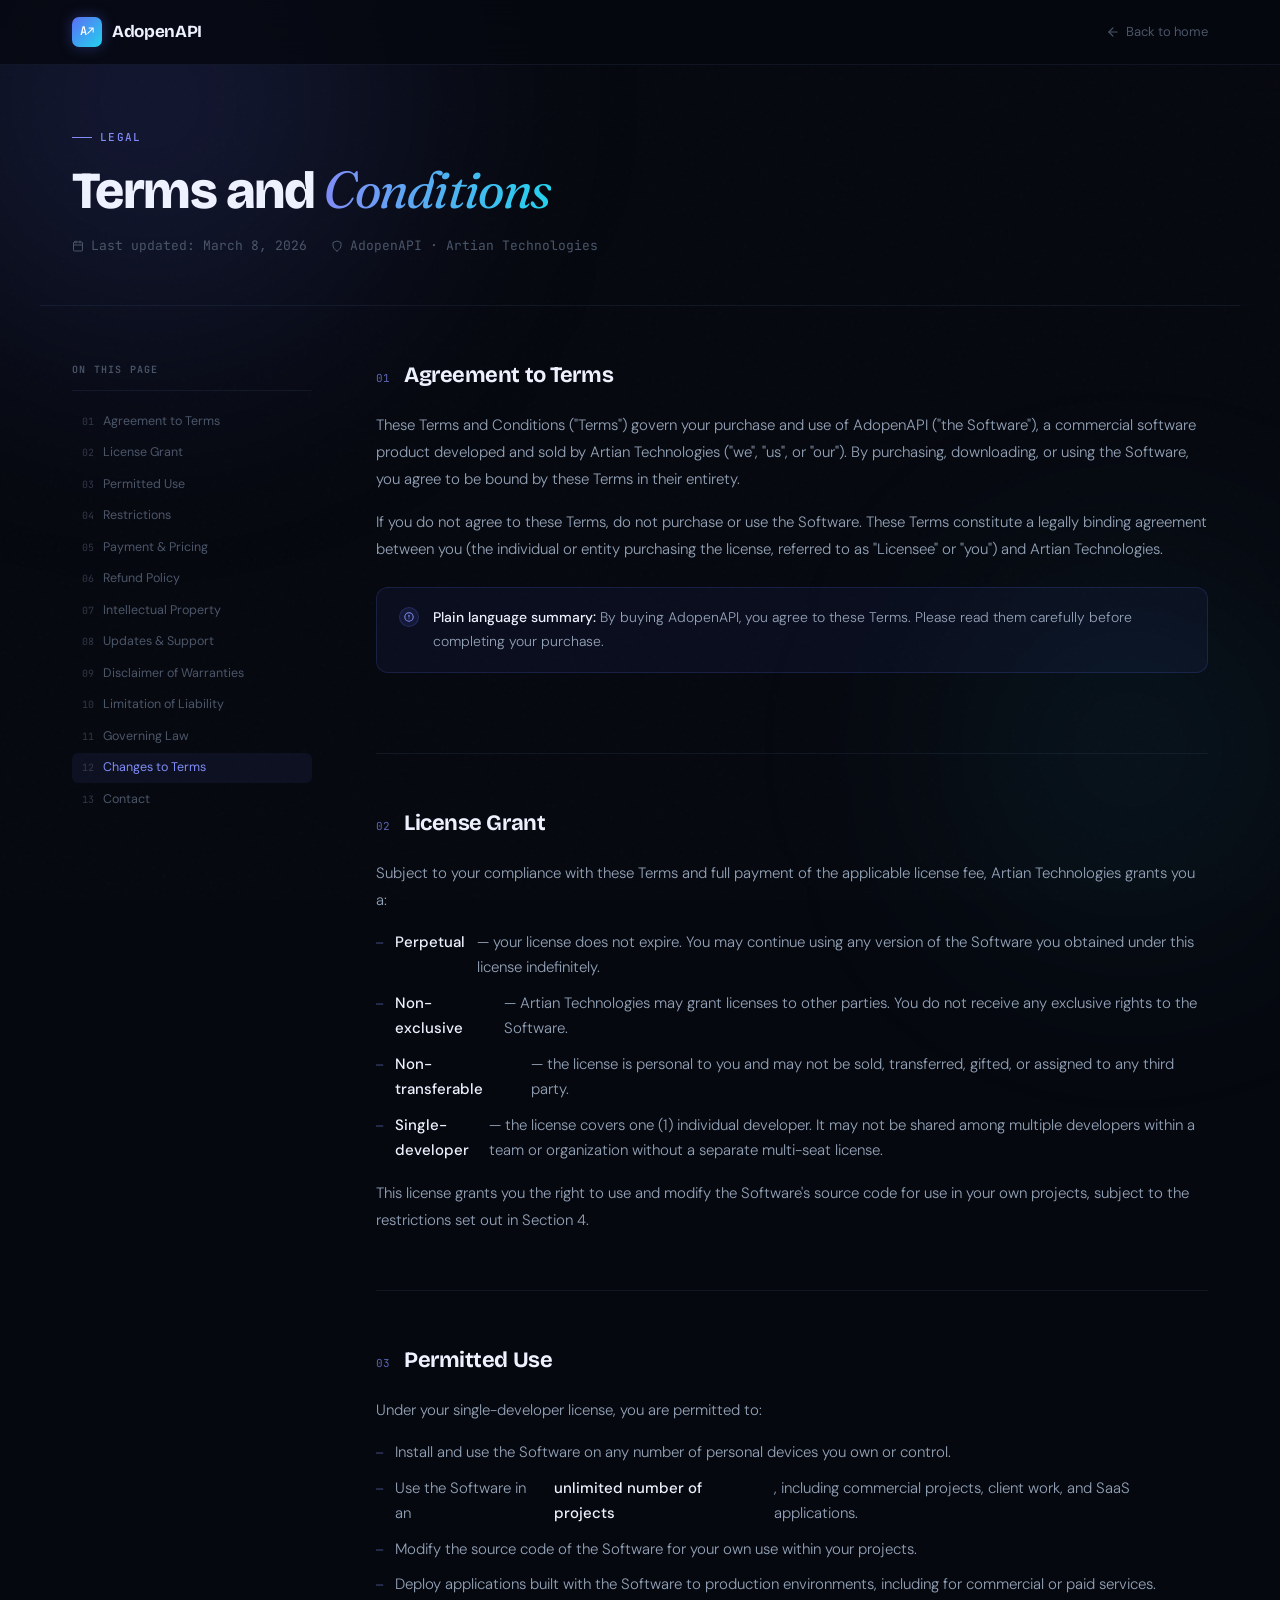
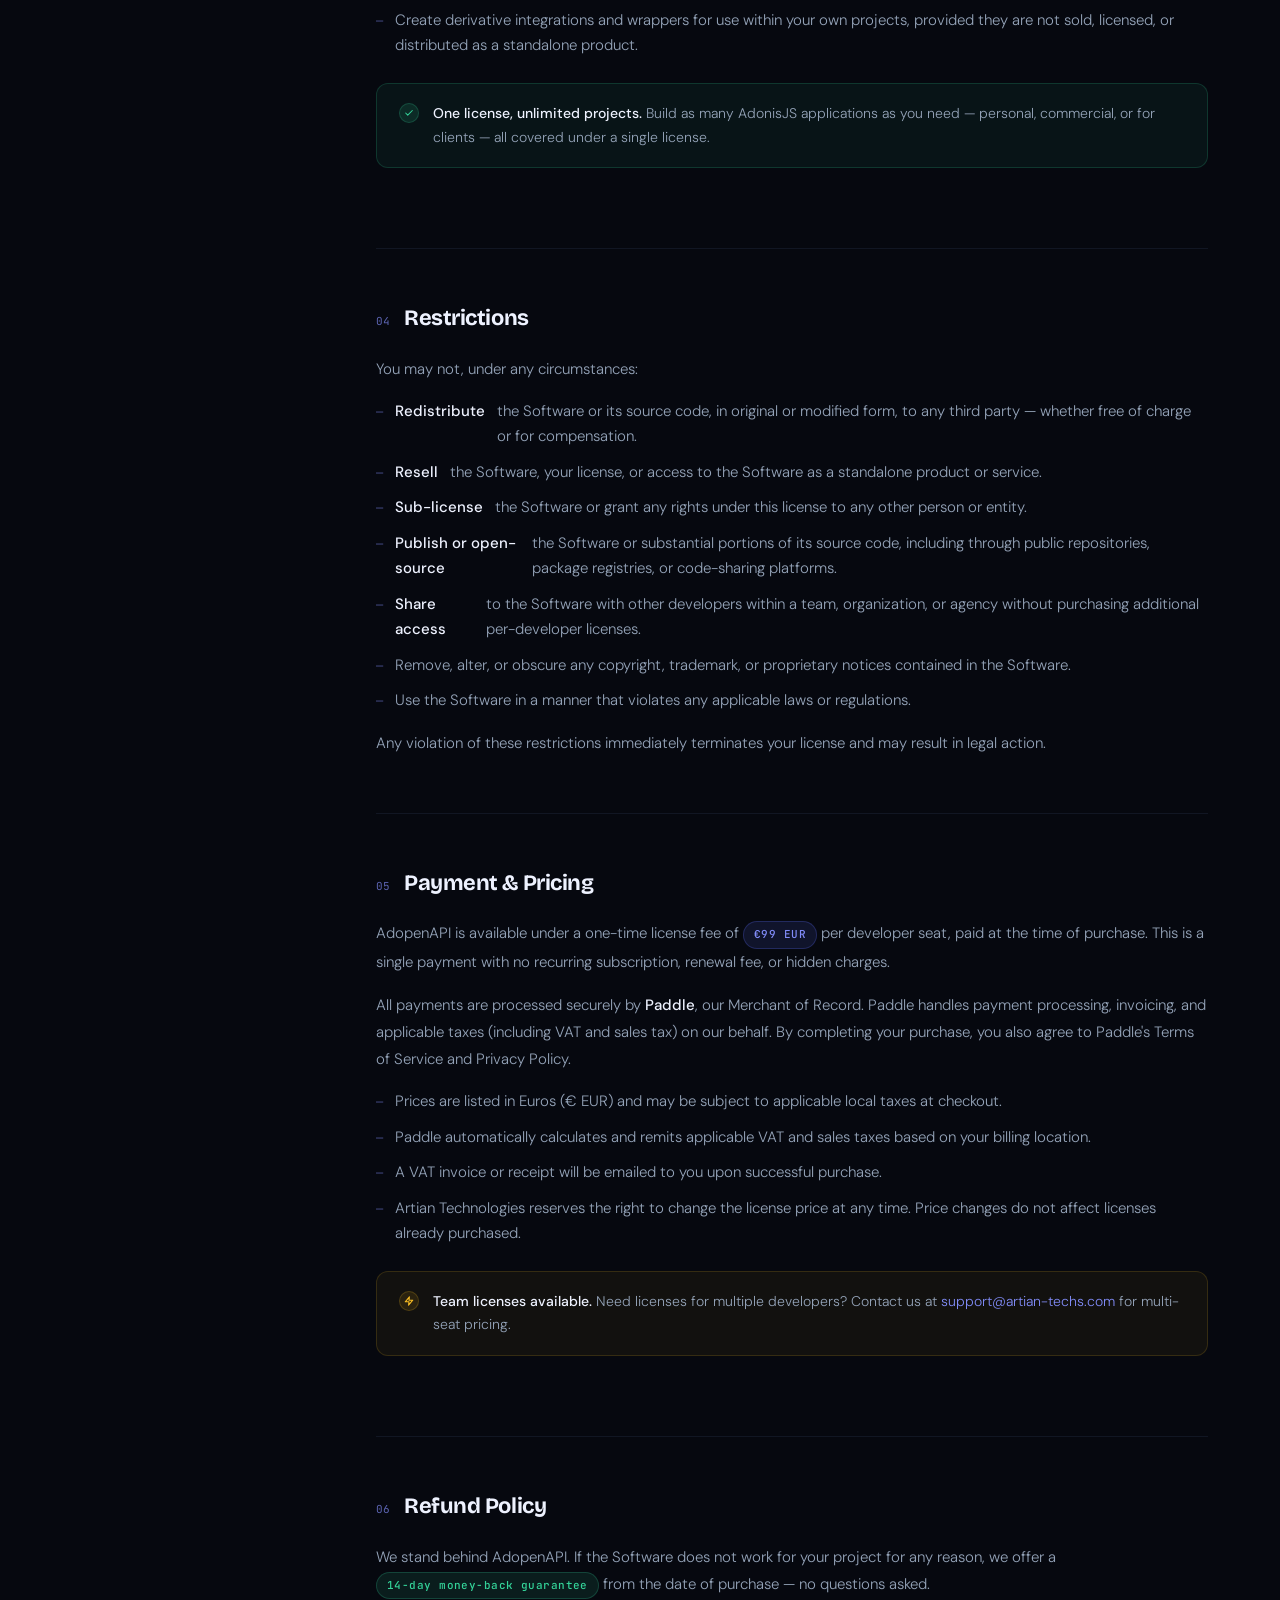
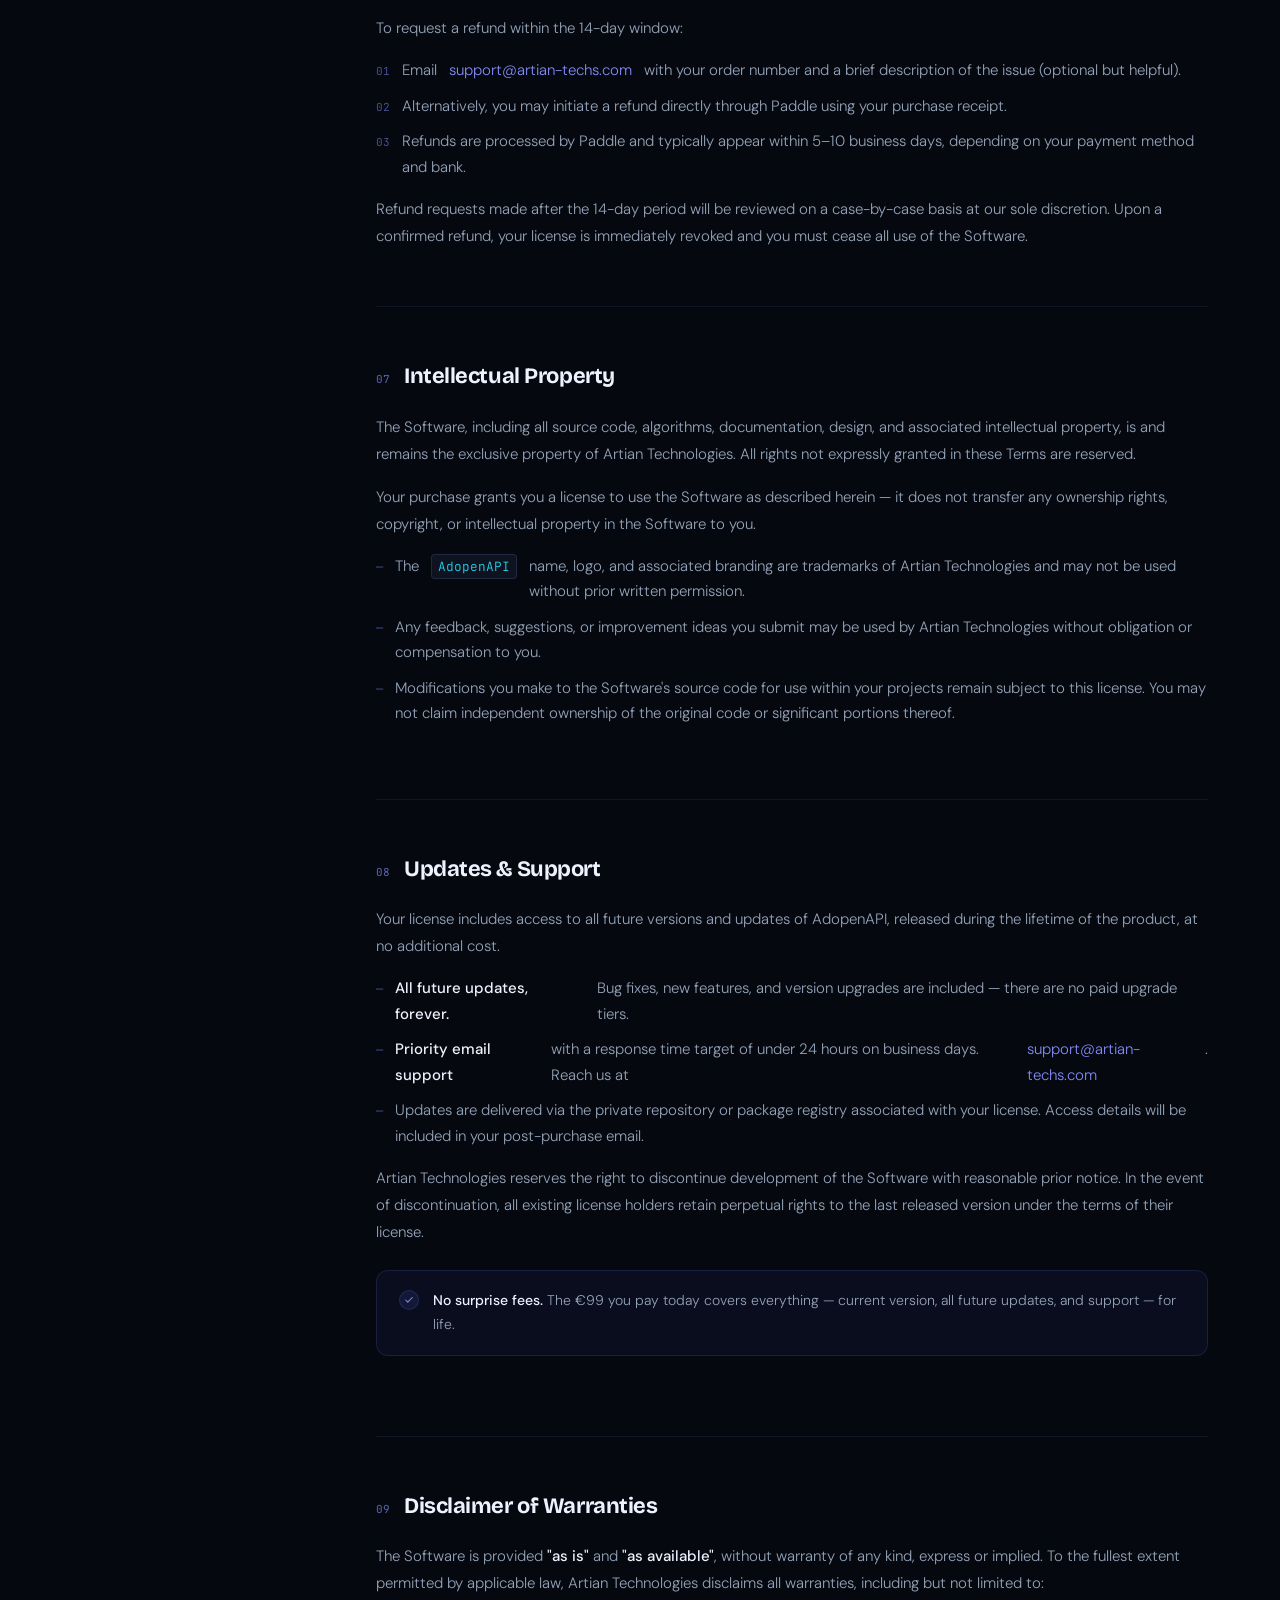
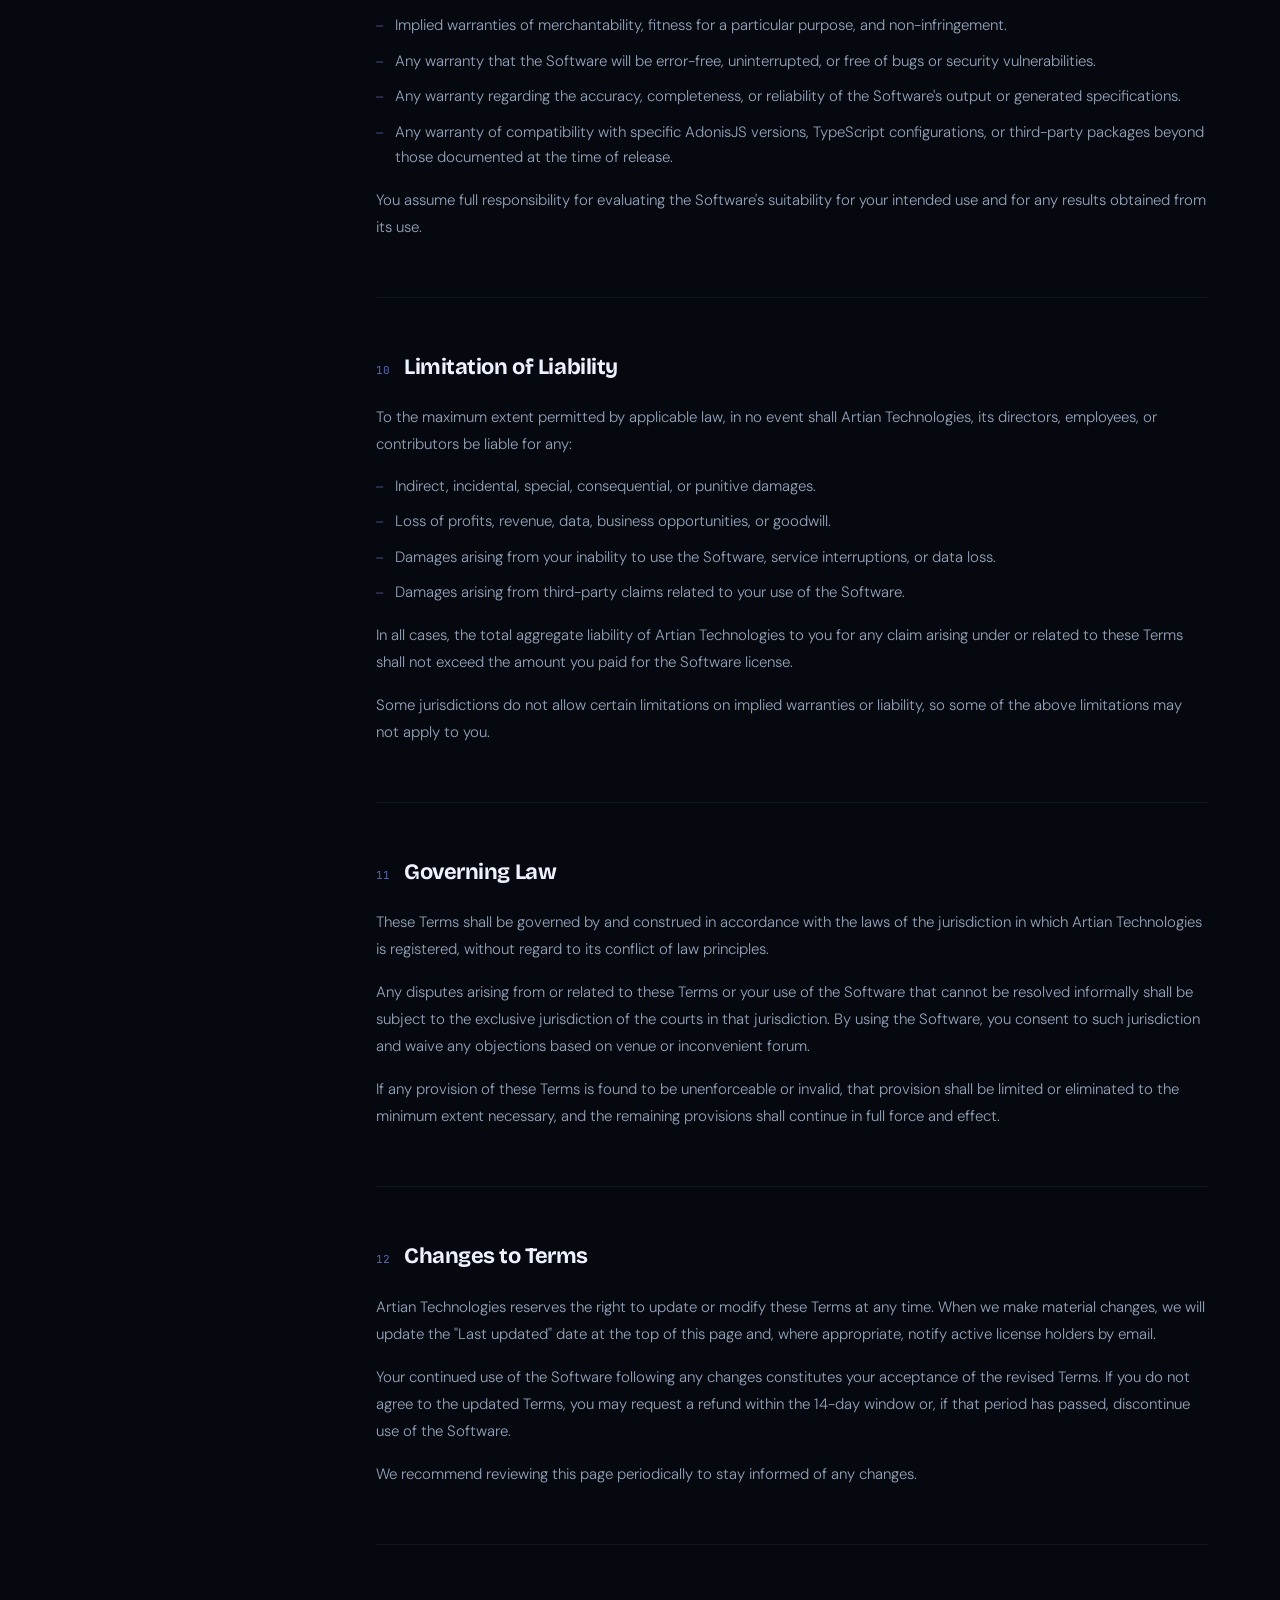
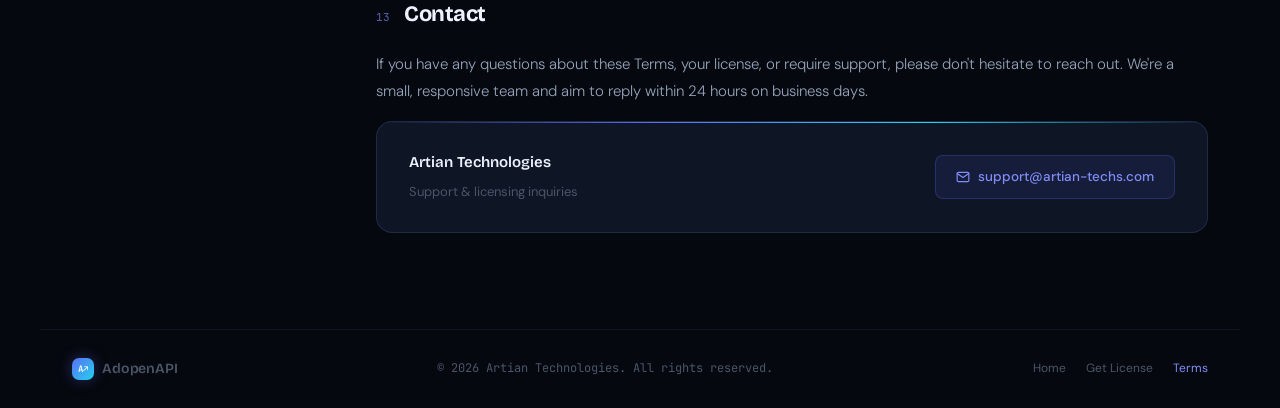
<file: terms-and-conditions.html>
<!doctype html>
<html lang="en">
  <head>
    <meta charset="UTF-8" />
    <meta
      name="viewport"
      content="width=device-width, initial-scale=1.0"
    />
    <title>AdopenAPI — Terms and Conditions</title>
    <meta
      name="description"
      content="Terms and Conditions for AdopenAPI — the zero-config OpenAPI 3.1.0 library for AdonisJS."
    />
    <link
      rel="preconnect"
      href="https://fonts.googleapis.com"
    />
    <link
      rel="preconnect"
      href="https://fonts.gstatic.com"
      crossorigin
    />
    <link
      href="https://fonts.googleapis.com/css2?family=Bricolage+Grotesque:opsz,wght@12..96,300;12..96,400;12..96,500;12..96,600;12..96,700;12..96,800&family=Fraunces:ital,opsz,wght@0,9..144,100;0,9..144,700;0,9..144,900;1,9..144,400&family=DM+Sans:ital,opsz,wght@0,9..40,300;0,9..40,400;0,9..40,500;1,9..40,300&family=JetBrains+Mono:wght@400;500;600&display=swap"
      rel="stylesheet"
    />
    <link rel="stylesheet" href="styles.css" />
    <style>
      html {
        scroll-padding-top: 88px;
      }

      /* ─── PAGE HERO ─── */
      .page-hero {
        position: relative;
        z-index: 1;
        max-width: 1200px;
        margin: 0 auto;
        padding: 64px 32px 48px;
        border-bottom: 1px solid var(--border);
      }
      .hero-eyebrow {
        font-family: var(--ff-mono);
        font-size: 11px;
        font-weight: 500;
        text-transform: uppercase;
        letter-spacing: 0.12em;
        color: var(--primary-2);
        margin-bottom: 14px;
        display: flex;
        align-items: center;
        gap: 8px;
      }
      .hero-eyebrow::before {
        content: "";
        display: inline-block;
        width: 20px;
        height: 1px;
        background: var(--primary-2);
      }
      .page-hero h1 {
        font-family: var(--ff-head);
        font-size: clamp(32px, 5vw, 52px);
        font-weight: 800;
        letter-spacing: -0.03em;
        line-height: 1.1;
        margin-bottom: 16px;
      }
      .page-hero h1 em {
        font-family: var(--ff-display);
        font-style: italic;
        font-weight: 400;
        background: linear-gradient(90deg, var(--primary-2), var(--cyan));
        -webkit-background-clip: text;
        -webkit-text-fill-color: transparent;
        background-clip: text;
      }
      .hero-meta {
        display: flex;
        align-items: center;
        gap: 24px;
        flex-wrap: wrap;
      }
      .hero-meta-item {
        display: flex;
        align-items: center;
        gap: 7px;
        font-size: 13px;
        color: var(--text-3);
        font-family: var(--ff-mono);
      }
      .hero-meta-item svg {
        color: var(--text-3);
        flex-shrink: 0;
      }

      /* ─── LAYOUT ─── */
      .page-body {
        position: relative;
        z-index: 1;
        max-width: 1200px;
        margin: 0 auto;
        padding: 56px 32px 96px;
        display: grid;
        grid-template-columns: 240px 1fr;
        gap: 64px;
        align-items: start;
      }

      /* ─── SIDEBAR TOC ─── */
      .toc {
        position: sticky;
        top: 88px;
      }
      .toc-label {
        font-family: var(--ff-mono);
        font-size: 10px;
        font-weight: 600;
        text-transform: uppercase;
        letter-spacing: 0.12em;
        color: var(--text-3);
        margin-bottom: 16px;
        padding-bottom: 12px;
        border-bottom: 1px solid var(--border);
      }
      .toc-list {
        list-style: none;
        display: flex;
        flex-direction: column;
        gap: 2px;
      }
      .toc-list a {
        display: block;
        padding: 6px 10px;
        font-size: 12.5px;
        color: var(--text-3);
        text-decoration: none;
        border-radius: 6px;
        transition:
          color 0.2s,
          background 0.2s;
        line-height: 1.4;
        font-family: var(--ff-body);
      }
      .toc-list a:hover {
        color: var(--text-2);
        background: rgba(99, 120, 180, 0.06);
      }
      .toc-list a.active {
        color: var(--primary-2);
        background: rgba(91, 110, 245, 0.08);
      }
      .toc-list .toc-num {
        font-family: var(--ff-mono);
        font-size: 10px;
        color: var(--text-3);
        margin-right: 6px;
        opacity: 0.6;
      }

      /* ─── CONTENT ─── */
      .content {
        min-width: 0;
      }

      .section {
        padding-bottom: 56px;
        margin-bottom: 56px;
        border-bottom: 1px solid var(--border);
        opacity: 0;
        transform: translateY(12px);
        animation: section-in 0.5s ease forwards;
      }
      .section:last-child {
        border-bottom: none;
        margin-bottom: 0;
        padding-bottom: 0;
      }

      @keyframes section-in {
        to {
          opacity: 1;
          transform: translateY(0);
        }
      }

      .section:nth-child(1) {
        animation-delay: 0.05s;
      }
      .section:nth-child(2) {
        animation-delay: 0.1s;
      }
      .section:nth-child(3) {
        animation-delay: 0.15s;
      }
      .section:nth-child(4) {
        animation-delay: 0.2s;
      }
      .section:nth-child(5) {
        animation-delay: 0.25s;
      }
      .section:nth-child(6) {
        animation-delay: 0.3s;
      }
      .section:nth-child(7) {
        animation-delay: 0.35s;
      }
      .section:nth-child(8) {
        animation-delay: 0.4s;
      }
      .section:nth-child(9) {
        animation-delay: 0.45s;
      }
      .section:nth-child(10) {
        animation-delay: 0.5s;
      }
      .section:nth-child(11) {
        animation-delay: 0.55s;
      }
      .section:nth-child(12) {
        animation-delay: 0.6s;
      }
      .section:nth-child(13) {
        animation-delay: 0.65s;
      }

      .section-header {
        display: flex;
        align-items: baseline;
        gap: 14px;
        margin-bottom: 24px;
      }
      .section-num {
        font-family: var(--ff-mono);
        font-size: 11px;
        color: var(--primary-2);
        opacity: 0.7;
        flex-shrink: 0;
        padding-top: 2px;
      }
      .section h2 {
        font-family: var(--ff-head);
        font-size: clamp(18px, 2.2vw, 22px);
        font-weight: 700;
        letter-spacing: -0.02em;
        line-height: 1.2;
        color: var(--text);
      }

      .section p {
        font-size: 15px;
        color: var(--text-2);
        line-height: 1.8;
        font-weight: 300;
        margin-bottom: 16px;
      }
      .section p:last-child {
        margin-bottom: 0;
      }

      .section ul,
      .section ol {
        padding-left: 0;
        list-style: none;
        display: flex;
        flex-direction: column;
        gap: 10px;
        margin-bottom: 16px;
      }
      .section ul li,
      .section ol li {
        display: flex;
        align-items: flex-start;
        gap: 12px;
        font-size: 15px;
        color: var(--text-2);
        line-height: 1.7;
        font-weight: 300;
      }
      .section ul li::before {
        content: "—";
        color: var(--primary-2);
        font-family: var(--ff-mono);
        font-size: 12px;
        flex-shrink: 0;
        margin-top: 3px;
        opacity: 0.6;
      }
      .section ol {
        counter-reset: ol-counter;
      }
      .section ol li {
        counter-increment: ol-counter;
      }
      .section ol li::before {
        content: counter(ol-counter, decimal-leading-zero);
        color: var(--primary-2);
        font-family: var(--ff-mono);
        font-size: 11px;
        flex-shrink: 0;
        margin-top: 4px;
        opacity: 0.6;
      }

      /* ─── CALLOUT BOXES ─── */
      .callout {
        border-radius: 12px;
        padding: 18px 22px;
        margin: 24px 0;
        display: flex;
        gap: 14px;
        align-items: flex-start;
        font-size: 14px;
        line-height: 1.7;
        font-weight: 300;
      }
      .callout-icon {
        flex-shrink: 0;
        width: 20px;
        height: 20px;
        border-radius: 50%;
        display: flex;
        align-items: center;
        justify-content: center;
        font-size: 10px;
        margin-top: 1px;
      }
      .callout.green {
        background: rgba(52, 211, 153, 0.06);
        border: 1px solid rgba(52, 211, 153, 0.18);
        color: var(--text-2);
      }
      .callout.green .callout-icon {
        background: rgba(52, 211, 153, 0.12);
        border: 1px solid rgba(52, 211, 153, 0.2);
        color: var(--green);
      }
      .callout.blue {
        background: rgba(91, 110, 245, 0.06);
        border: 1px solid rgba(91, 110, 245, 0.18);
        color: var(--text-2);
      }
      .callout.blue .callout-icon {
        background: rgba(91, 110, 245, 0.12);
        border: 1px solid rgba(91, 110, 245, 0.2);
        color: var(--primary-2);
      }
      .callout.orange {
        background: rgba(251, 191, 36, 0.05);
        border: 1px solid rgba(251, 191, 36, 0.15);
        color: var(--text-2);
      }
      .callout.orange .callout-icon {
        background: rgba(251, 191, 36, 0.1);
        border: 1px solid rgba(251, 191, 36, 0.18);
        color: var(--orange);
      }
      .callout strong {
        color: var(--text);
        font-weight: 500;
      }
      .callout-body {
        flex: 1;
      }

      /* ─── INLINE CODE ─── */
      code {
        font-family: var(--ff-mono);
        font-size: 0.85em;
        background: rgba(99, 120, 180, 0.1);
        border: 1px solid var(--border-2);
        border-radius: 4px;
        padding: 1px 6px;
        color: var(--cyan);
      }

      /* ─── HIGHLIGHT PILL ─── */
      .pill {
        display: inline-flex;
        align-items: center;
        gap: 5px;
        font-family: var(--ff-mono);
        font-size: 11px;
        font-weight: 500;
        padding: 3px 10px;
        border-radius: 20px;
        letter-spacing: 0.04em;
      }
      .pill.primary {
        background: rgba(91, 110, 245, 0.12);
        border: 1px solid rgba(91, 110, 245, 0.25);
        color: var(--primary-2);
      }
      .pill.green {
        background: rgba(52, 211, 153, 0.1);
        border: 1px solid rgba(52, 211, 153, 0.22);
        color: var(--green);
      }

      /* ─── CONTACT CARD ─── */
      .contact-card {
        background: var(--bg-3);
        border: 1px solid var(--border-2);
        border-radius: 16px;
        padding: 28px 32px;
        display: flex;
        align-items: center;
        justify-content: space-between;
        gap: 24px;
        flex-wrap: wrap;
        margin-top: 8px;
        position: relative;
        overflow: hidden;
      }
      .contact-card::before {
        content: "";
        position: absolute;
        top: 0;
        left: 0;
        right: 0;
        height: 1px;
        background: linear-gradient(
          90deg,
          transparent,
          var(--primary),
          var(--cyan),
          transparent
        );
      }
      .contact-card-info strong {
        display: block;
        font-family: var(--ff-head);
        font-size: 15px;
        font-weight: 600;
        margin-bottom: 4px;
        color: var(--text);
      }
      .contact-card-info span {
        font-size: 13px;
        color: var(--text-3);
      }
      .contact-link {
        display: inline-flex;
        align-items: center;
        gap: 8px;
        padding: 10px 20px;
        border-radius: 8px;
        background: rgba(91, 110, 245, 0.1);
        border: 1px solid rgba(91, 110, 245, 0.25);
        color: var(--primary-2);
        font-size: 13.5px;
        font-weight: 500;
        text-decoration: none;
        transition: all 0.2s;
        font-family: var(--ff-body);
        white-space: nowrap;
      }
      .contact-link:hover {
        background: rgba(91, 110, 245, 0.18);
        border-color: rgba(91, 110, 245, 0.4);
        transform: translateY(-1px);
      }

      /* ─── FOOTER ─── */
      footer {
        position: relative;
        z-index: 1;
        border-top: 1px solid var(--border);
        padding: 28px 32px;
        max-width: 1200px;
        margin: 0 auto;
        display: flex;
        align-items: center;
        justify-content: space-between;
        gap: 16px;
        flex-wrap: wrap;
      }
      .footer-brand {
        display: flex;
        align-items: center;
        gap: 8px;
        font-family: var(--ff-head);
        font-size: 14px;
        font-weight: 600;
        color: var(--text-3);
        text-decoration: none;
        letter-spacing: -0.01em;
      }
      .footer-copy {
        font-size: 12px;
        color: var(--text-3);
        font-family: var(--ff-mono);
      }
      .footer-links {
        display: flex;
        gap: 20px;
      }
      .footer-links a {
        font-size: 12px;
        color: var(--text-3);
        text-decoration: none;
        transition: color 0.2s;
        font-family: var(--ff-body);
      }
      .footer-links a:hover {
        color: var(--text-2);
      }
      .footer-links a.active {
        color: var(--primary-2);
      }

      /* ─── MOBILE TOC ─── */
      .mobile-toc {
        display: none;
        position: relative;
        z-index: 1;
        max-width: 1200px;
        margin: 0 auto;
        padding: 24px 20px 0;
      }
      .mobile-toc-toggle {
        width: 100%;
        display: flex;
        align-items: center;
        justify-content: space-between;
        background: var(--bg-3);
        border: 1px solid var(--border);
        border-radius: 10px;
        padding: 12px 16px;
        cursor: pointer;
        font-family: var(--ff-mono);
        font-size: 11px;
        text-transform: uppercase;
        letter-spacing: 0.1em;
        color: var(--text-2);
      }
      .mobile-toc-toggle svg {
        transition: transform 0.2s;
      }
      .mobile-toc-toggle.open svg {
        transform: rotate(180deg);
      }
      .mobile-toc-menu {
        display: none;
        background: var(--bg-3);
        border: 1px solid var(--border);
        border-top: none;
        border-radius: 0 0 10px 10px;
        padding: 8px 0 12px;
      }
      .mobile-toc-menu.open {
        display: block;
      }
      .mobile-toc-menu a {
        display: block;
        padding: 8px 16px;
        font-size: 13px;
        color: var(--text-3);
        text-decoration: none;
        transition: color 0.15s;
      }
      .mobile-toc-menu a:hover {
        color: var(--text-2);
      }

      /* ─── RESPONSIVE ─── */
      @media (max-width: 900px) {
        .page-body {
          grid-template-columns: 1fr;
          gap: 0;
          padding: 32px 20px 64px;
        }
        .toc {
          display: none;
        }
        .mobile-toc {
          display: block;
        }
        .page-hero {
          padding: 40px 20px 36px;
        }
        .header-inner {
          padding: 0 20px;
        }
        footer {
          padding: 24px 20px;
          flex-direction: column;
          align-items: flex-start;
          gap: 12px;
        }
      }

      @media (max-width: 480px) {
        .page-hero {
          padding: 28px 16px 24px;
        }
        .page-hero h1 {
          font-size: 28px;
        }
        .page-body {
          padding: 24px 16px 48px;
        }
        .contact-card {
          flex-direction: column;
          align-items: flex-start;
        }
      }
    </style>
  </head>
  <body>
    <div class="bg-orb bg-orb-1"></div>
    <div class="bg-orb bg-orb-2"></div>

    <!-- HEADER -->
    <header>
      <div class="header-inner">
        <a
          href="index.html"
          class="brand"
        >
          <span class="brand-icon">A↗</span>
          AdopenAPI
        </a>
        <a
          href="index.html"
          class="back-link"
        >
          <svg
            width="14"
            height="14"
            viewBox="0 0 24 24"
            fill="none"
            stroke="currentColor"
            stroke-width="2"
            stroke-linecap="round"
            stroke-linejoin="round"
          >
            <line
              x1="19"
              y1="12"
              x2="5"
              y2="12"
            />
            <polyline points="12 19 5 12 12 5" />
          </svg>
          Back to home
        </a>
      </div>
    </header>

    <!-- PAGE HERO -->
    <div class="page-hero">
      <p class="hero-eyebrow">Legal</p>
      <h1>Terms and <em>Conditions</em></h1>
      <div class="hero-meta">
        <span class="hero-meta-item">
          <svg
            width="12"
            height="12"
            viewBox="0 0 24 24"
            fill="none"
            stroke="currentColor"
            stroke-width="2"
            stroke-linecap="round"
            stroke-linejoin="round"
          >
            <rect
              x="3"
              y="4"
              width="18"
              height="18"
              rx="2"
              ry="2"
            />
            <line
              x1="16"
              y1="2"
              x2="16"
              y2="6"
            />
            <line
              x1="8"
              y1="2"
              x2="8"
              y2="6"
            />
            <line
              x1="3"
              y1="10"
              x2="21"
              y2="10"
            />
          </svg>
          Last updated: March 8, 2026
        </span>
        <span class="hero-meta-item">
          <svg
            width="12"
            height="12"
            viewBox="0 0 24 24"
            fill="none"
            stroke="currentColor"
            stroke-width="2"
            stroke-linecap="round"
            stroke-linejoin="round"
          >
            <path d="M12 22s8-4 8-10V5l-8-3-8 3v7c0 6 8 10 8 10z" />
          </svg>
          AdopenAPI · Artian Technologies
        </span>
      </div>
    </div>

    <!-- MOBILE TOC -->
    <nav
      class="mobile-toc"
      aria-label="Table of contents"
    >
      <button
        class="mobile-toc-toggle"
        id="mobileTocToggle"
        aria-expanded="false"
      >
        Table of Contents
        <svg
          width="14"
          height="14"
          viewBox="0 0 24 24"
          fill="none"
          stroke="currentColor"
          stroke-width="2.5"
          stroke-linecap="round"
          stroke-linejoin="round"
        >
          <polyline points="6 9 12 15 18 9" />
        </svg>
      </button>
      <div
        class="mobile-toc-menu"
        id="mobileTocMenu"
      >
        <a href="#introduction">1. Agreement to Terms</a>
        <a href="#license">2. License Grant</a>
        <a href="#permitted-use">3. Permitted Use</a>
        <a href="#restrictions">4. Restrictions</a>
        <a href="#payment">5. Payment &amp; Pricing</a>
        <a href="#refund">6. Refund Policy</a>
        <a href="#ip">7. Intellectual Property</a>
        <a href="#updates">8. Updates &amp; Support</a>
        <a href="#warranties">9. Disclaimer of Warranties</a>
        <a href="#liability">10. Limitation of Liability</a>
        <a href="#governing-law">11. Governing Law</a>
        <a href="#changes">12. Changes to Terms</a>
        <a href="#contact">13. Contact</a>
      </div>
    </nav>

    <!-- PAGE BODY -->
    <div class="page-body">
      <!-- SIDEBAR TOC -->
      <nav
        class="toc"
        aria-label="Table of contents"
      >
        <p class="toc-label">On this page</p>
        <ul class="toc-list">
          <li>
            <a href="#introduction"
              ><span class="toc-num">01</span> Agreement to Terms</a
            >
          </li>
          <li>
            <a href="#license"><span class="toc-num">02</span> License Grant</a>
          </li>
          <li>
            <a href="#permitted-use"
              ><span class="toc-num">03</span> Permitted Use</a
            >
          </li>
          <li>
            <a href="#restrictions"
              ><span class="toc-num">04</span> Restrictions</a
            >
          </li>
          <li>
            <a href="#payment"
              ><span class="toc-num">05</span> Payment &amp; Pricing</a
            >
          </li>
          <li>
            <a href="#refund"><span class="toc-num">06</span> Refund Policy</a>
          </li>
          <li>
            <a href="#ip"
              ><span class="toc-num">07</span> Intellectual Property</a
            >
          </li>
          <li>
            <a href="#updates"
              ><span class="toc-num">08</span> Updates &amp; Support</a
            >
          </li>
          <li>
            <a href="#warranties"
              ><span class="toc-num">09</span> Disclaimer of Warranties</a
            >
          </li>
          <li>
            <a href="#liability"
              ><span class="toc-num">10</span> Limitation of Liability</a
            >
          </li>
          <li>
            <a href="#governing-law"
              ><span class="toc-num">11</span> Governing Law</a
            >
          </li>
          <li>
            <a href="#changes"
              ><span class="toc-num">12</span> Changes to Terms</a
            >
          </li>
          <li>
            <a href="#contact"><span class="toc-num">13</span> Contact</a>
          </li>
        </ul>
      </nav>

      <!-- CONTENT -->
      <div class="content">
        <!-- 1. INTRODUCTION -->
        <section
          class="section"
          id="introduction"
        >
          <div class="section-header">
            <span class="section-num">01</span>
            <h2>Agreement to Terms</h2>
          </div>
          <p>
            These Terms and Conditions ("Terms") govern your purchase and use of
            AdopenAPI ("the Software"), a commercial software product developed
            and sold by Artian Technologies ("we", "us", or "our"). By
            purchasing, downloading, or using the Software, you agree to be
            bound by these Terms in their entirety.
          </p>
          <p>
            If you do not agree to these Terms, do not purchase or use the
            Software. These Terms constitute a legally binding agreement between
            you (the individual or entity purchasing the license, referred to as
            "Licensee" or "you") and Artian Technologies.
          </p>
          <div class="callout blue">
            <span class="callout-icon">
              <svg
                width="10"
                height="10"
                viewBox="0 0 24 24"
                fill="none"
                stroke="currentColor"
                stroke-width="2.5"
                stroke-linecap="round"
                stroke-linejoin="round"
              >
                <circle
                  cx="12"
                  cy="12"
                  r="10"
                />
                <line
                  x1="12"
                  y1="8"
                  x2="12"
                  y2="12"
                />
                <line
                  x1="12"
                  y1="16"
                  x2="12.01"
                  y2="16"
                />
              </svg>
            </span>
            <div class="callout-body">
              <strong>Plain language summary:</strong> By buying AdopenAPI, you
              agree to these Terms. Please read them carefully before completing
              your purchase.
            </div>
          </div>
        </section>

        <!-- 2. LICENSE GRANT -->
        <section
          class="section"
          id="license"
        >
          <div class="section-header">
            <span class="section-num">02</span>
            <h2>License Grant</h2>
          </div>
          <p>
            Subject to your compliance with these Terms and full payment of the
            applicable license fee, Artian Technologies grants you a:
          </p>
          <ul>
            <li>
              <strong style="color: var(--text); font-weight: 500"
                >Perpetual</strong
              >
              — your license does not expire. You may continue using any version
              of the Software you obtained under this license indefinitely.
            </li>
            <li>
              <strong style="color: var(--text); font-weight: 500"
                >Non-exclusive</strong
              >
              — Artian Technologies may grant licenses to other parties. You do
              not receive any exclusive rights to the Software.
            </li>
            <li>
              <strong style="color: var(--text); font-weight: 500"
                >Non-transferable</strong
              >
              — the license is personal to you and may not be sold, transferred,
              gifted, or assigned to any third party.
            </li>
            <li>
              <strong style="color: var(--text); font-weight: 500"
                >Single-developer</strong
              >
              — the license covers one (1) individual developer. It may not be
              shared among multiple developers within a team or organization
              without a separate multi-seat license.
            </li>
          </ul>
          <p>
            This license grants you the right to use and modify the Software's
            source code for use in your own projects, subject to the
            restrictions set out in Section 4.
          </p>
        </section>

        <!-- 3. PERMITTED USE -->
        <section
          class="section"
          id="permitted-use"
        >
          <div class="section-header">
            <span class="section-num">03</span>
            <h2>Permitted Use</h2>
          </div>
          <p>Under your single-developer license, you are permitted to:</p>
          <ul>
            <li>
              Install and use the Software on any number of personal devices you
              own or control.
            </li>
            <li>
              Use the Software in an
              <strong style="color: var(--text); font-weight: 500"
                >unlimited number of projects</strong
              >, including commercial projects, client work, and SaaS
              applications.
            </li>
            <li>
              Modify the source code of the Software for your own use within
              your projects.
            </li>
            <li>
              Deploy applications built with the Software to production
              environments, including for commercial or paid services.
            </li>
            <li>
              Create derivative integrations and wrappers for use within your
              own projects, provided they are not sold, licensed, or distributed
              as a standalone product.
            </li>
          </ul>
          <div class="callout green">
            <span class="callout-icon">
              <svg
                width="10"
                height="10"
                viewBox="0 0 24 24"
                fill="none"
                stroke="currentColor"
                stroke-width="2.5"
                stroke-linecap="round"
                stroke-linejoin="round"
              >
                <polyline points="20 6 9 17 4 12" />
              </svg>
            </span>
            <div class="callout-body">
              <strong>One license, unlimited projects.</strong> Build as many
              AdonisJS applications as you need — personal, commercial, or for
              clients — all covered under a single license.
            </div>
          </div>
        </section>

        <!-- 4. RESTRICTIONS -->
        <section
          class="section"
          id="restrictions"
        >
          <div class="section-header">
            <span class="section-num">04</span>
            <h2>Restrictions</h2>
          </div>
          <p>You may not, under any circumstances:</p>
          <ul>
            <li>
              <strong style="color: var(--text); font-weight: 500"
                >Redistribute</strong
              >
              the Software or its source code, in original or modified form, to
              any third party — whether free of charge or for compensation.
            </li>
            <li>
              <strong style="color: var(--text); font-weight: 500"
                >Resell</strong
              >
              the Software, your license, or access to the Software as a
              standalone product or service.
            </li>
            <li>
              <strong style="color: var(--text); font-weight: 500"
                >Sub-license</strong
              >
              the Software or grant any rights under this license to any other
              person or entity.
            </li>
            <li>
              <strong style="color: var(--text); font-weight: 500"
                >Publish or open-source</strong
              >
              the Software or substantial portions of its source code, including
              through public repositories, package registries, or code-sharing
              platforms.
            </li>
            <li>
              <strong style="color: var(--text); font-weight: 500"
                >Share access</strong
              >
              to the Software with other developers within a team, organization,
              or agency without purchasing additional per-developer licenses.
            </li>
            <li>
              Remove, alter, or obscure any copyright, trademark, or proprietary
              notices contained in the Software.
            </li>
            <li>
              Use the Software in a manner that violates any applicable laws or
              regulations.
            </li>
          </ul>
          <p>
            Any violation of these restrictions immediately terminates your
            license and may result in legal action.
          </p>
        </section>

        <!-- 5. PAYMENT & PRICING -->
        <section
          class="section"
          id="payment"
        >
          <div class="section-header">
            <span class="section-num">05</span>
            <h2>Payment &amp; Pricing</h2>
          </div>
          <p>
            AdopenAPI is available under a one-time license fee of
            <span class="pill primary">€99 EUR</span> per developer seat, paid
            at the time of purchase. This is a single payment with no recurring
            subscription, renewal fee, or hidden charges.
          </p>
          <p>
            All payments are processed securely by
            <strong style="color: var(--text); font-weight: 500">Paddle</strong
            >, our Merchant of Record. Paddle handles payment processing,
            invoicing, and applicable taxes (including VAT and sales tax) on our
            behalf. By completing your purchase, you also agree to Paddle's
            Terms of Service and Privacy Policy.
          </p>
          <ul>
            <li>
              Prices are listed in Euros (€ EUR) and may be subject to
              applicable local taxes at checkout.
            </li>
            <li>
              Paddle automatically calculates and remits applicable VAT and
              sales taxes based on your billing location.
            </li>
            <li>
              A VAT invoice or receipt will be emailed to you upon successful
              purchase.
            </li>
            <li>
              Artian Technologies reserves the right to change the license price
              at any time. Price changes do not affect licenses already
              purchased.
            </li>
          </ul>
          <div class="callout orange">
            <span class="callout-icon">
              <svg
                width="10"
                height="10"
                viewBox="0 0 24 24"
                fill="none"
                stroke="currentColor"
                stroke-width="2.5"
                stroke-linecap="round"
                stroke-linejoin="round"
              >
                <path d="M13 2L3 14h9l-1 8 10-12h-9l1-8z" />
              </svg>
            </span>
            <div class="callout-body">
              <strong>Team licenses available.</strong> Need licenses for
              multiple developers? Contact us at
              <a
                href="mailto:support@artian-techs.com"
                style="color: var(--primary-2); text-decoration: none"
                >support@artian-techs.com</a
              >
              for multi-seat pricing.
            </div>
          </div>
        </section>

        <!-- 6. REFUND POLICY -->
        <section
          class="section"
          id="refund"
        >
          <div class="section-header">
            <span class="section-num">06</span>
            <h2>Refund Policy</h2>
          </div>
          <p>
            We stand behind AdopenAPI. If the Software does not work for your
            project for any reason, we offer a
            <span class="pill green">14-day money-back guarantee</span> from the
            date of purchase — no questions asked.
          </p>
          <p>To request a refund within the 14-day window:</p>
          <ol>
            <li>
              Email
              <a
                href="mailto:support@artian-techs.com"
                style="color: var(--primary-2); text-decoration: none"
                >support@artian-techs.com</a
              >
              with your order number and a brief description of the issue
              (optional but helpful).
            </li>
            <li>
              Alternatively, you may initiate a refund directly through Paddle
              using your purchase receipt.
            </li>
            <li>
              Refunds are processed by Paddle and typically appear within 5–10
              business days, depending on your payment method and bank.
            </li>
          </ol>
          <p>
            Refund requests made after the 14-day period will be reviewed on a
            case-by-case basis at our sole discretion. Upon a confirmed refund,
            your license is immediately revoked and you must cease all use of
            the Software.
          </p>
        </section>

        <!-- 7. INTELLECTUAL PROPERTY -->
        <section
          class="section"
          id="ip"
        >
          <div class="section-header">
            <span class="section-num">07</span>
            <h2>Intellectual Property</h2>
          </div>
          <p>
            The Software, including all source code, algorithms, documentation,
            design, and associated intellectual property, is and remains the
            exclusive property of Artian Technologies. All rights not expressly
            granted in these Terms are reserved.
          </p>
          <p>
            Your purchase grants you a license to use the Software as described
            herein — it does not transfer any ownership rights, copyright, or
            intellectual property in the Software to you.
          </p>
          <ul>
            <li>
              The <code>AdopenAPI</code> name, logo, and associated branding are
              trademarks of Artian Technologies and may not be used without
              prior written permission.
            </li>
            <li>
              Any feedback, suggestions, or improvement ideas you submit may be
              used by Artian Technologies without obligation or compensation to
              you.
            </li>
            <li>
              Modifications you make to the Software's source code for use
              within your projects remain subject to this license. You may not
              claim independent ownership of the original code or significant
              portions thereof.
            </li>
          </ul>
        </section>

        <!-- 8. UPDATES & SUPPORT -->
        <section
          class="section"
          id="updates"
        >
          <div class="section-header">
            <span class="section-num">08</span>
            <h2>Updates &amp; Support</h2>
          </div>
          <p>
            Your license includes access to all future versions and updates of
            AdopenAPI, released during the lifetime of the product, at no
            additional cost.
          </p>
          <ul>
            <li>
              <strong style="color: var(--text); font-weight: 500"
                >All future updates, forever.</strong
              >
              Bug fixes, new features, and version upgrades are included — there
              are no paid upgrade tiers.
            </li>
            <li>
              <strong style="color: var(--text); font-weight: 500"
                >Priority email support</strong
              >
              with a response time target of under 24 hours on business days.
              Reach us at
              <a
                href="mailto:support@artian-techs.com"
                style="color: var(--primary-2); text-decoration: none"
                >support@artian-techs.com</a
              >.
            </li>
            <li>
              Updates are delivered via the private repository or package
              registry associated with your license. Access details will be
              included in your post-purchase email.
            </li>
          </ul>
          <p>
            Artian Technologies reserves the right to discontinue development of
            the Software with reasonable prior notice. In the event of
            discontinuation, all existing license holders retain perpetual
            rights to the last released version under the terms of their
            license.
          </p>
          <div class="callout blue">
            <span class="callout-icon">
              <svg
                width="10"
                height="10"
                viewBox="0 0 24 24"
                fill="none"
                stroke="currentColor"
                stroke-width="2.5"
                stroke-linecap="round"
                stroke-linejoin="round"
              >
                <polyline points="20 6 9 17 4 12" />
              </svg>
            </span>
            <div class="callout-body">
              <strong>No surprise fees.</strong> The €99 you pay today covers
              everything — current version, all future updates, and support —
              for life.
            </div>
          </div>
        </section>

        <!-- 9. DISCLAIMER OF WARRANTIES -->
        <section
          class="section"
          id="warranties"
        >
          <div class="section-header">
            <span class="section-num">09</span>
            <h2>Disclaimer of Warranties</h2>
          </div>
          <p>
            The Software is provided
            <strong style="color: var(--text); font-weight: 500"
              >"as is"</strong
            >
            and
            <strong style="color: var(--text); font-weight: 500"
              >"as available"</strong
            >, without warranty of any kind, express or implied. To the fullest
            extent permitted by applicable law, Artian Technologies disclaims
            all warranties, including but not limited to:
          </p>
          <ul>
            <li>
              Implied warranties of merchantability, fitness for a particular
              purpose, and non-infringement.
            </li>
            <li>
              Any warranty that the Software will be error-free, uninterrupted,
              or free of bugs or security vulnerabilities.
            </li>
            <li>
              Any warranty regarding the accuracy, completeness, or reliability
              of the Software's output or generated specifications.
            </li>
            <li>
              Any warranty of compatibility with specific AdonisJS versions,
              TypeScript configurations, or third-party packages beyond those
              documented at the time of release.
            </li>
          </ul>
          <p>
            You assume full responsibility for evaluating the Software's
            suitability for your intended use and for any results obtained from
            its use.
          </p>
        </section>

        <!-- 10. LIMITATION OF LIABILITY -->
        <section
          class="section"
          id="liability"
        >
          <div class="section-header">
            <span class="section-num">10</span>
            <h2>Limitation of Liability</h2>
          </div>
          <p>
            To the maximum extent permitted by applicable law, in no event shall
            Artian Technologies, its directors, employees, or contributors be
            liable for any:
          </p>
          <ul>
            <li>
              Indirect, incidental, special, consequential, or punitive damages.
            </li>
            <li>
              Loss of profits, revenue, data, business opportunities, or
              goodwill.
            </li>
            <li>
              Damages arising from your inability to use the Software, service
              interruptions, or data loss.
            </li>
            <li>
              Damages arising from third-party claims related to your use of the
              Software.
            </li>
          </ul>
          <p>
            In all cases, the total aggregate liability of Artian Technologies
            to you for any claim arising under or related to these Terms shall
            not exceed the amount you paid for the Software license.
          </p>
          <p>
            Some jurisdictions do not allow certain limitations on implied
            warranties or liability, so some of the above limitations may not
            apply to you.
          </p>
        </section>

        <!-- 11. GOVERNING LAW -->
        <section
          class="section"
          id="governing-law"
        >
          <div class="section-header">
            <span class="section-num">11</span>
            <h2>Governing Law</h2>
          </div>
          <p>
            These Terms shall be governed by and construed in accordance with
            the laws of the jurisdiction in which Artian Technologies is
            registered, without regard to its conflict of law principles.
          </p>
          <p>
            Any disputes arising from or related to these Terms or your use of
            the Software that cannot be resolved informally shall be subject to
            the exclusive jurisdiction of the courts in that jurisdiction. By
            using the Software, you consent to such jurisdiction and waive any
            objections based on venue or inconvenient forum.
          </p>
          <p>
            If any provision of these Terms is found to be unenforceable or
            invalid, that provision shall be limited or eliminated to the
            minimum extent necessary, and the remaining provisions shall
            continue in full force and effect.
          </p>
        </section>

        <!-- 12. CHANGES TO TERMS -->
        <section
          class="section"
          id="changes"
        >
          <div class="section-header">
            <span class="section-num">12</span>
            <h2>Changes to Terms</h2>
          </div>
          <p>
            Artian Technologies reserves the right to update or modify these
            Terms at any time. When we make material changes, we will update the
            "Last updated" date at the top of this page and, where appropriate,
            notify active license holders by email.
          </p>
          <p>
            Your continued use of the Software following any changes constitutes
            your acceptance of the revised Terms. If you do not agree to the
            updated Terms, you may request a refund within the 14-day window or,
            if that period has passed, discontinue use of the Software.
          </p>
          <p>
            We recommend reviewing this page periodically to stay informed of
            any changes.
          </p>
        </section>

        <!-- 13. CONTACT -->
        <section
          class="section"
          id="contact"
        >
          <div class="section-header">
            <span class="section-num">13</span>
            <h2>Contact</h2>
          </div>
          <p>
            If you have any questions about these Terms, your license, or
            require support, please don't hesitate to reach out. We're a small,
            responsive team and aim to reply within 24 hours on business days.
          </p>
          <div class="contact-card">
            <div class="contact-card-info">
              <strong>Artian Technologies</strong>
              <span>Support &amp; licensing inquiries</span>
            </div>
            <a
              href="mailto:support@artian-techs.com"
              class="contact-link"
            >
              <svg
                width="14"
                height="14"
                viewBox="0 0 24 24"
                fill="none"
                stroke="currentColor"
                stroke-width="2"
                stroke-linecap="round"
                stroke-linejoin="round"
              >
                <path
                  d="M4 4h16c1.1 0 2 .9 2 2v12c0 1.1-.9 2-2 2H4c-1.1 0-2-.9-2-2V6c0-1.1.9-2 2-2z"
                />
                <polyline points="22,6 12,13 2,6" />
              </svg>
              support@artian-techs.com
            </a>
          </div>
        </section>
      </div>
    </div>

    <!-- FOOTER -->
    <footer>
      <a
        href="index.html"
        class="footer-brand"
      >
        <span
          class="brand-icon"
          style="width: 22px; height: 22px; font-size: 9px"
          >A↗</span
        >
        AdopenAPI
      </a>
      <span class="footer-copy"
        >© 2026 Artian Technologies. All rights reserved.</span
      >
      <div class="footer-links">
        <a href="index.html">Home</a>
        <a href="payment.html">Get License</a>
        <a
          href="terms-and-conditions.html"
          class="active"
          >Terms</a
        >
      </div>
    </footer>

    <script>
      // Mobile TOC toggle
      const toggle = document.getElementById("mobileTocToggle");
      const menu = document.getElementById("mobileTocMenu");
      toggle.addEventListener("click", () => {
        const open = menu.classList.toggle("open");
        toggle.classList.toggle("open", open);
        toggle.setAttribute("aria-expanded", open);
      });
      // Close mobile TOC on link click
      menu.querySelectorAll("a").forEach((a) => {
        a.addEventListener("click", () => {
          menu.classList.remove("open");
          toggle.classList.remove("open");
          toggle.setAttribute("aria-expanded", false);
        });
      });

      // Active TOC highlighting
      const sections = document.querySelectorAll(".section[id]");
      const tocLinks = document.querySelectorAll(".toc-list a");

      const observer = new IntersectionObserver(
        (entries) => {
          entries.forEach((entry) => {
            if (entry.isIntersecting) {
              tocLinks.forEach((link) => {
                link.classList.toggle(
                  "active",
                  link.getAttribute("href") === "#" + entry.target.id
                );
              });
            }
          });
        },
        { rootMargin: "-20% 0px -70% 0px", threshold: 0 }
      );

      sections.forEach((section) => observer.observe(section));
    </script>
    <script src="main.js"></script>
  </body>
</html>
</file>
<file: styles.css>
/* ─── RESET ─── */
*,
*::before,
*::after {
  box-sizing: border-box;
  margin: 0;
  padding: 0;
}

/* ─── DESIGN TOKENS ─── */
:root {
  --bg: #06080f;
  --bg-2: #090c16;
  --bg-3: #0e1525;
  --surface: #111827;
  --surface-2: #1a2236;
  --border: rgba(99, 120, 180, 0.12);
  --border-2: rgba(99, 120, 180, 0.22);
  --primary: #5b6ef5;
  --primary-2: #818cf8;
  --glow: rgba(91, 110, 245, 0.35);
  --cyan: #22d3ee;
  --cyan-dim: rgba(34, 211, 238, 0.15);
  --green: #34d399;
  --green-dim: rgba(52, 211, 153, 0.15);
  --orange: #fbbf24;
  --red: #f87171;
  --text: #eef2ff;
  --text-2: #94a3b8;
  --text-3: #4a5568;
  --ff-head: "Bricolage Grotesque", sans-serif;
  --ff-display: "Fraunces", serif;
  --ff-body: "DM Sans", sans-serif;
  --ff-mono: "JetBrains Mono", monospace;
}

/* ─── BASE ─── */
html {
  scroll-behavior: smooth;
  overflow-x: hidden; /* prevent horizontal scroll on iOS Safari */
}

body {
  background: var(--bg);
  color: var(--text);
  font-family: var(--ff-body);
  font-size: 16px;
  line-height: 1.6;
  overflow-x: hidden;
  -webkit-font-smoothing: antialiased;
  min-height: 100vh;
}

/* ─── SCROLLBAR ─── */
::-webkit-scrollbar { width: 6px; }
::-webkit-scrollbar-track { background: var(--bg); }
::-webkit-scrollbar-thumb { background: var(--primary); border-radius: 3px; }

/* ─── NOISE TEXTURE ─── */
/* z-index: 2 keeps it above background orbs (z-index: 0) but well below
   interactive elements like nav (z-index: 100) and header (z-index: 100).
   Using 999 caused iOS Safari touch-event bugs on hamburger menus. */
body::before {
  content: "";
  position: fixed;
  inset: 0;
  background-image: url("data:image/svg+xml,%3Csvg viewBox='0 0 256 256' xmlns='http://www.w3.org/2000/svg'%3E%3Cfilter id='noise'%3E%3CfeTurbulence type='fractalNoise' baseFrequency='0.9' numOctaves='4' stitchTiles='stitch'/%3E%3C/filter%3E%3Crect width='100%25' height='100%25' filter='url(%23noise)' opacity='0.04'/%3E%3C/svg%3E");
  pointer-events: none;
  z-index: 2;
  opacity: 0.5;
}

/* ─── BACKGROUND ORBS (inner pages) ─── */
.bg-orb {
  position: fixed;
  border-radius: 50%;
  filter: blur(110px);
  pointer-events: none;
  z-index: 0;
  opacity: 0;
  animation: orb-in 1.2s ease forwards;
}
.bg-orb-1 {
  width: 700px;
  height: 700px;
  background: radial-gradient(circle, rgba(91, 110, 245, 0.22) 0%, transparent 70%);
  top: -250px;
  left: -200px;
  animation-delay: 0s;
}
.bg-orb-2 {
  width: 500px;
  height: 500px;
  background: radial-gradient(circle, rgba(34, 211, 238, 0.1) 0%, transparent 70%);
  bottom: -100px;
  right: -100px;
  animation-delay: 0.2s;
}
@keyframes orb-in {
  to { opacity: 1; }
}

/* ─── BRAND ICON ─── */
.brand-icon {
  width: 30px;
  height: 30px;
  border-radius: 7px;
  background: linear-gradient(135deg, var(--primary) 0%, var(--cyan) 100%);
  display: flex;
  align-items: center;
  justify-content: center;
  font-family: var(--ff-mono);
  font-size: 12px;
  font-weight: 600;
  color: #fff;
  box-shadow: 0 0 14px var(--glow);
  flex-shrink: 0;
}

/* ─── BRAND LINK ─── */
.brand {
  display: flex;
  align-items: center;
  gap: 10px;
  font-family: var(--ff-head);
  font-weight: 700;
  font-size: 17px;
  color: var(--text);
  text-decoration: none;
  letter-spacing: -0.02em;
}

/* ─── HEADER (inner pages) ─── */
header {
  position: sticky;
  top: 0;
  z-index: 100;
  border-bottom: 1px solid var(--border);
  background: rgba(6, 8, 15, 0.8);
  backdrop-filter: blur(16px);
}
.header-inner {
  max-width: 1200px;
  margin: 0 auto;
  padding: 0 32px;
  height: 64px;
  display: flex;
  align-items: center;
  justify-content: space-between;
}

/* ─── BACK LINK ─── */
.back-link {
  display: flex;
  align-items: center;
  gap: 6px;
  font-size: 13px;
  color: var(--text-3);
  text-decoration: none;
  transition: color 0.2s;
  font-family: var(--ff-body);
}
.back-link:hover {
  color: var(--text-2);
}

/* ─── CODE SYNTAX ─── */
.kw { color: #c084fc; }
.fn { color: #60a5fa; }
.cl { color: #34d399; }
.st { color: #fca5a5; }
.cm { color: #4a5568; }
.nm { color: #fbbf24; }
.pu { color: var(--text); }
.op { color: var(--text-2); }

/* ─── RESPONSIVE: mobile header ─── */
@media (max-width: 600px) {
  .header-inner {
    padding: 0 16px;
    height: 56px;
  }
  .brand {
    font-size: 15px;
  }
}
</file>
